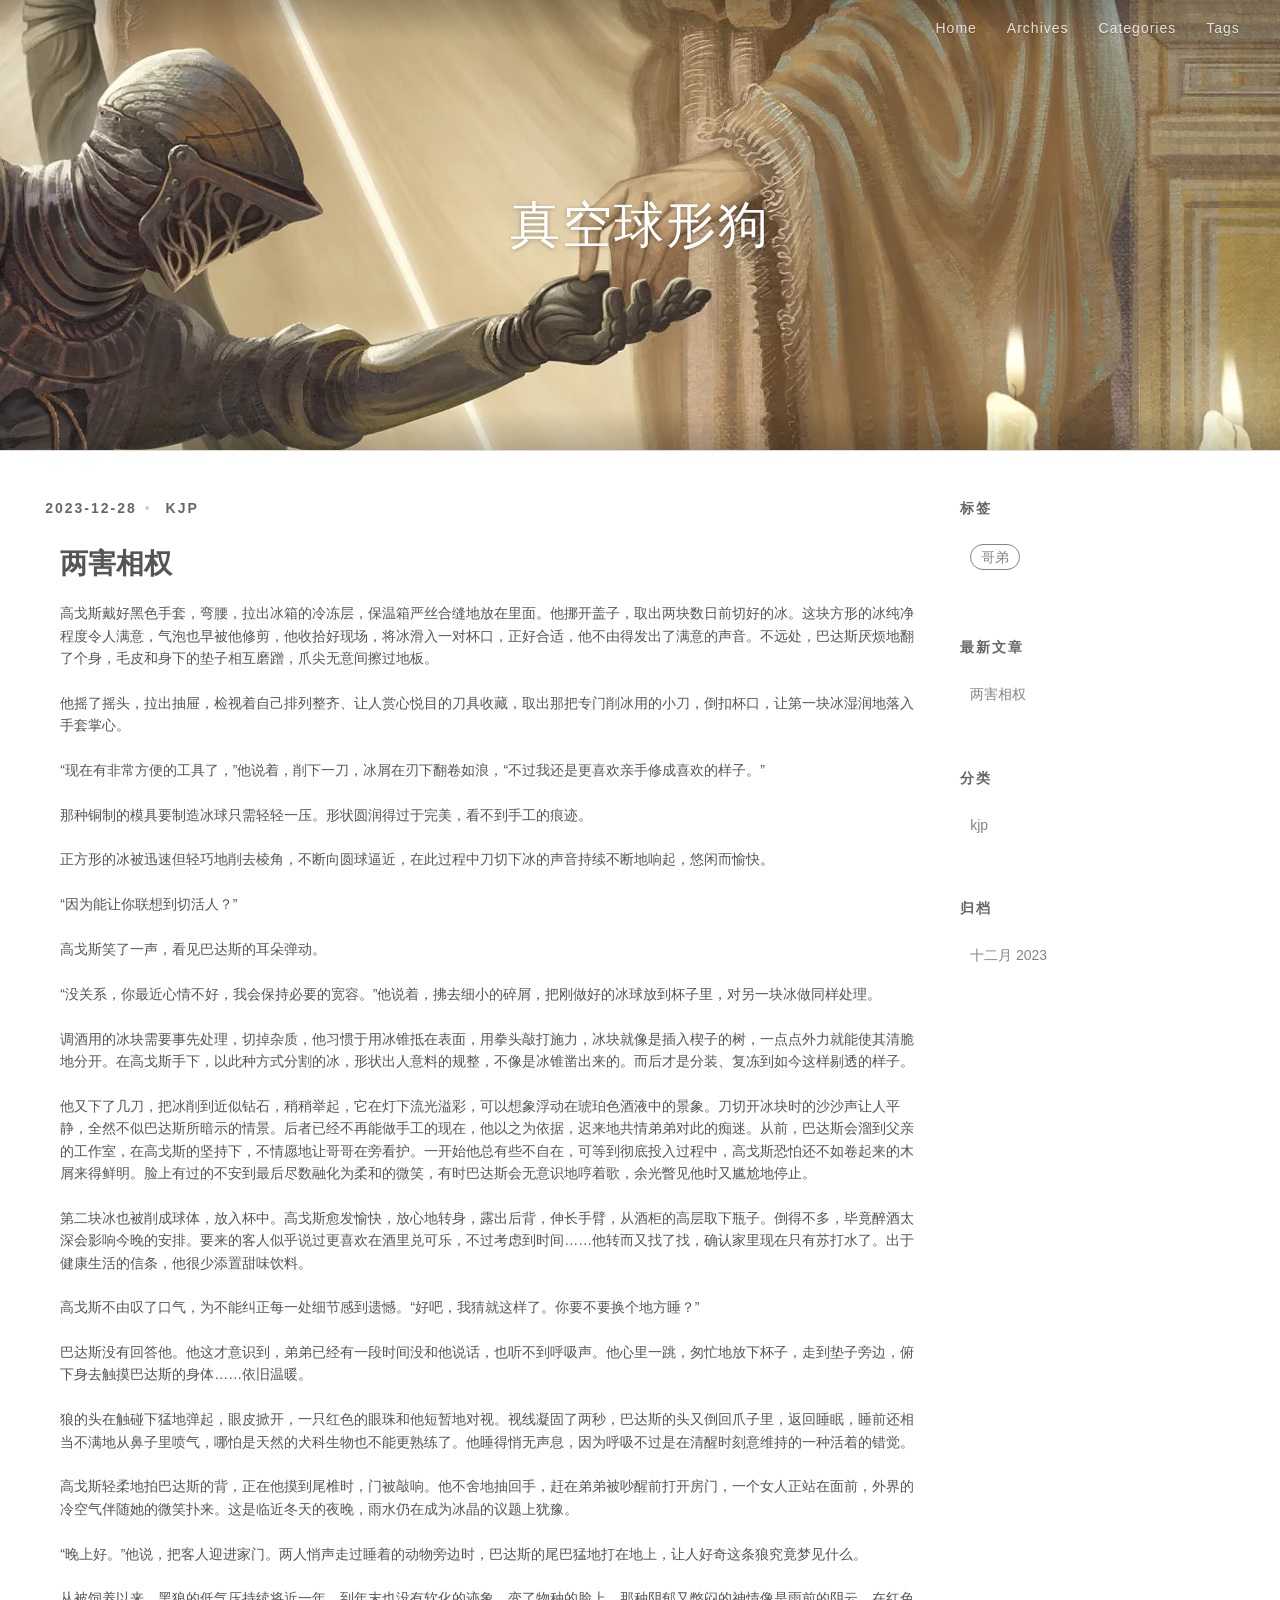
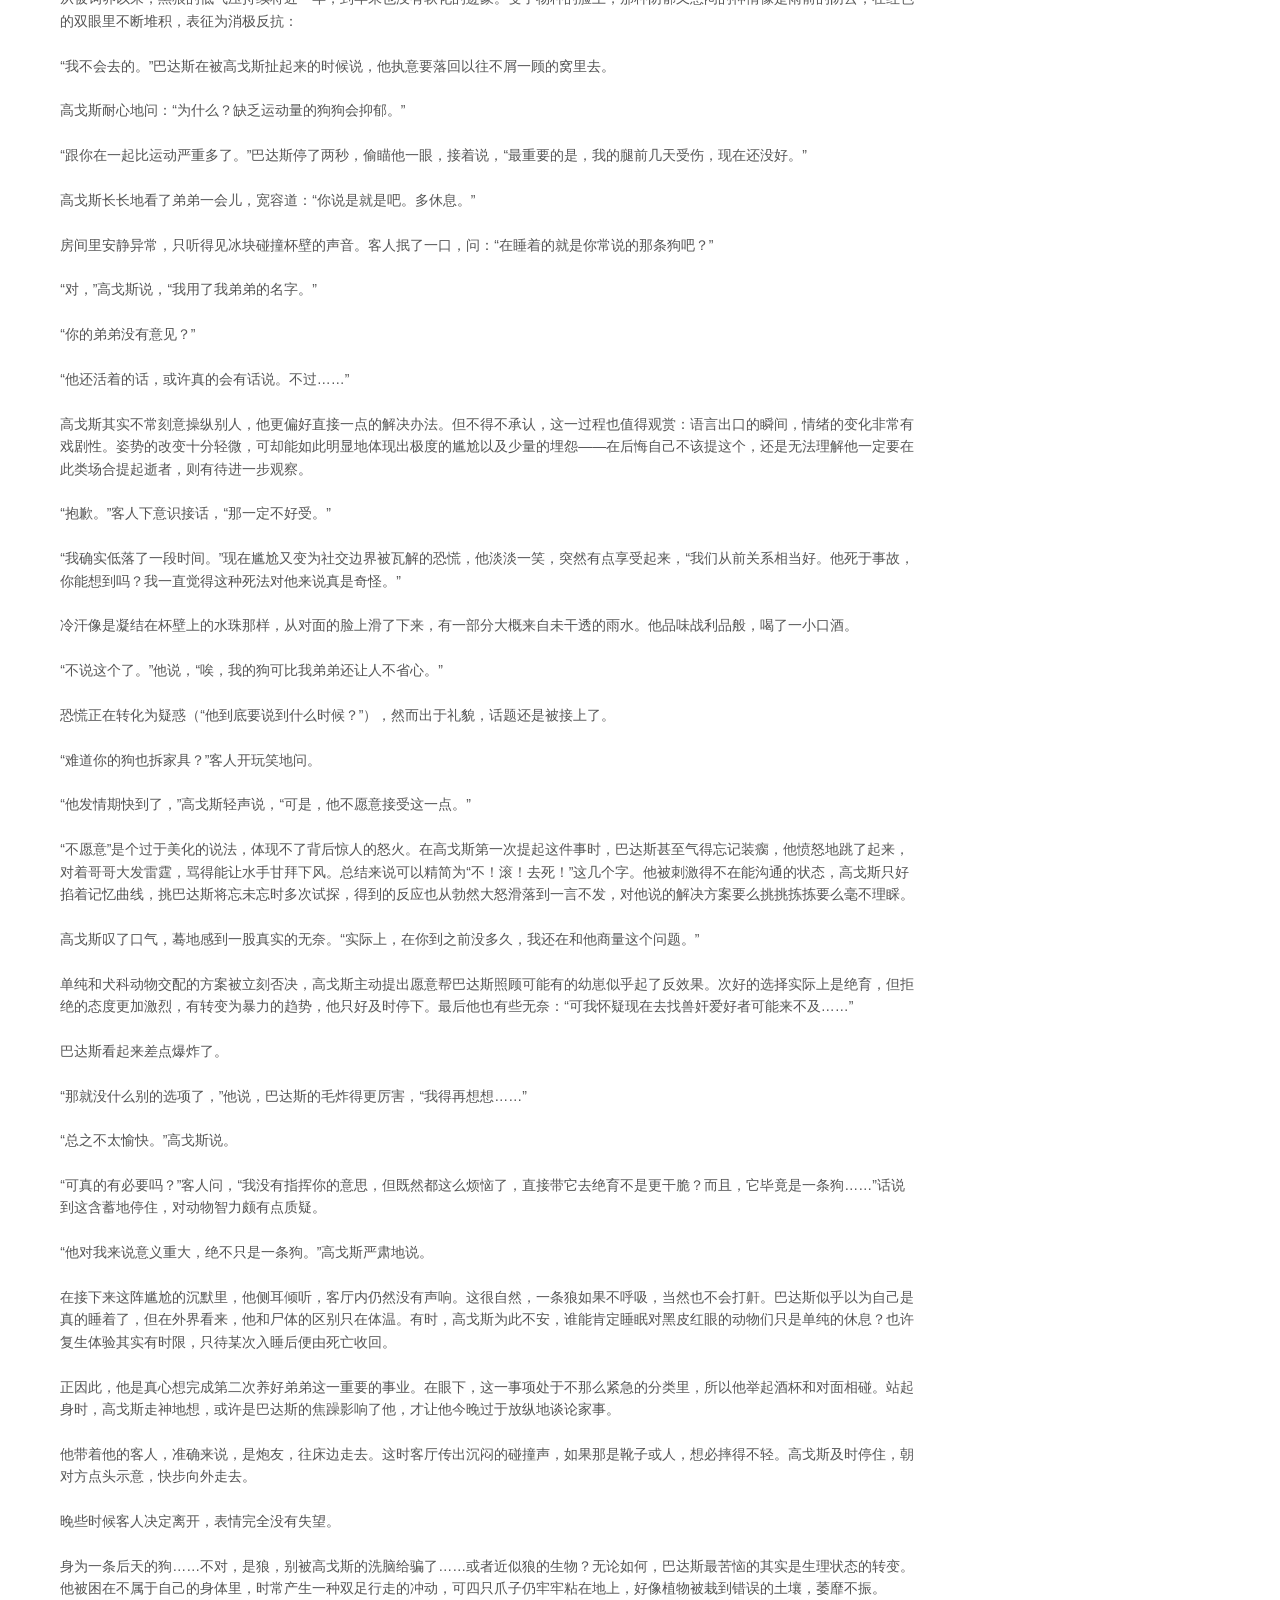
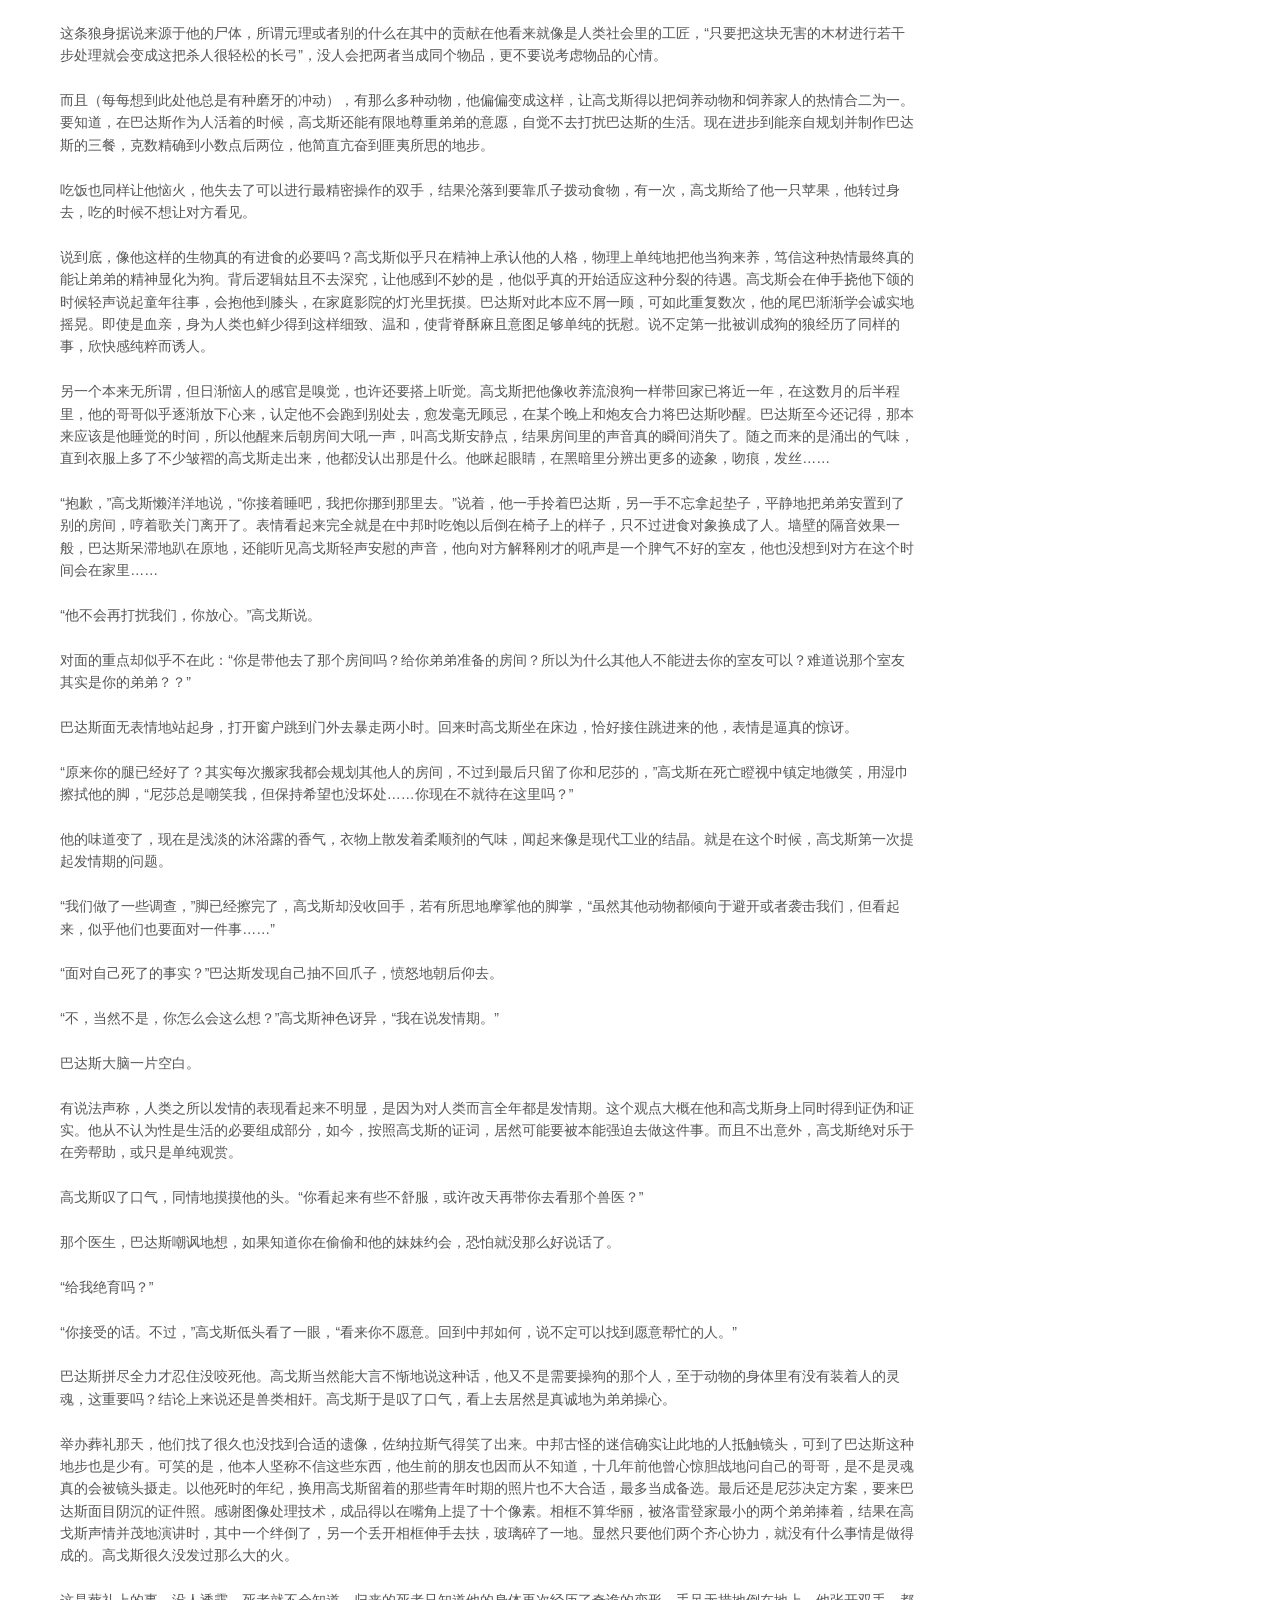
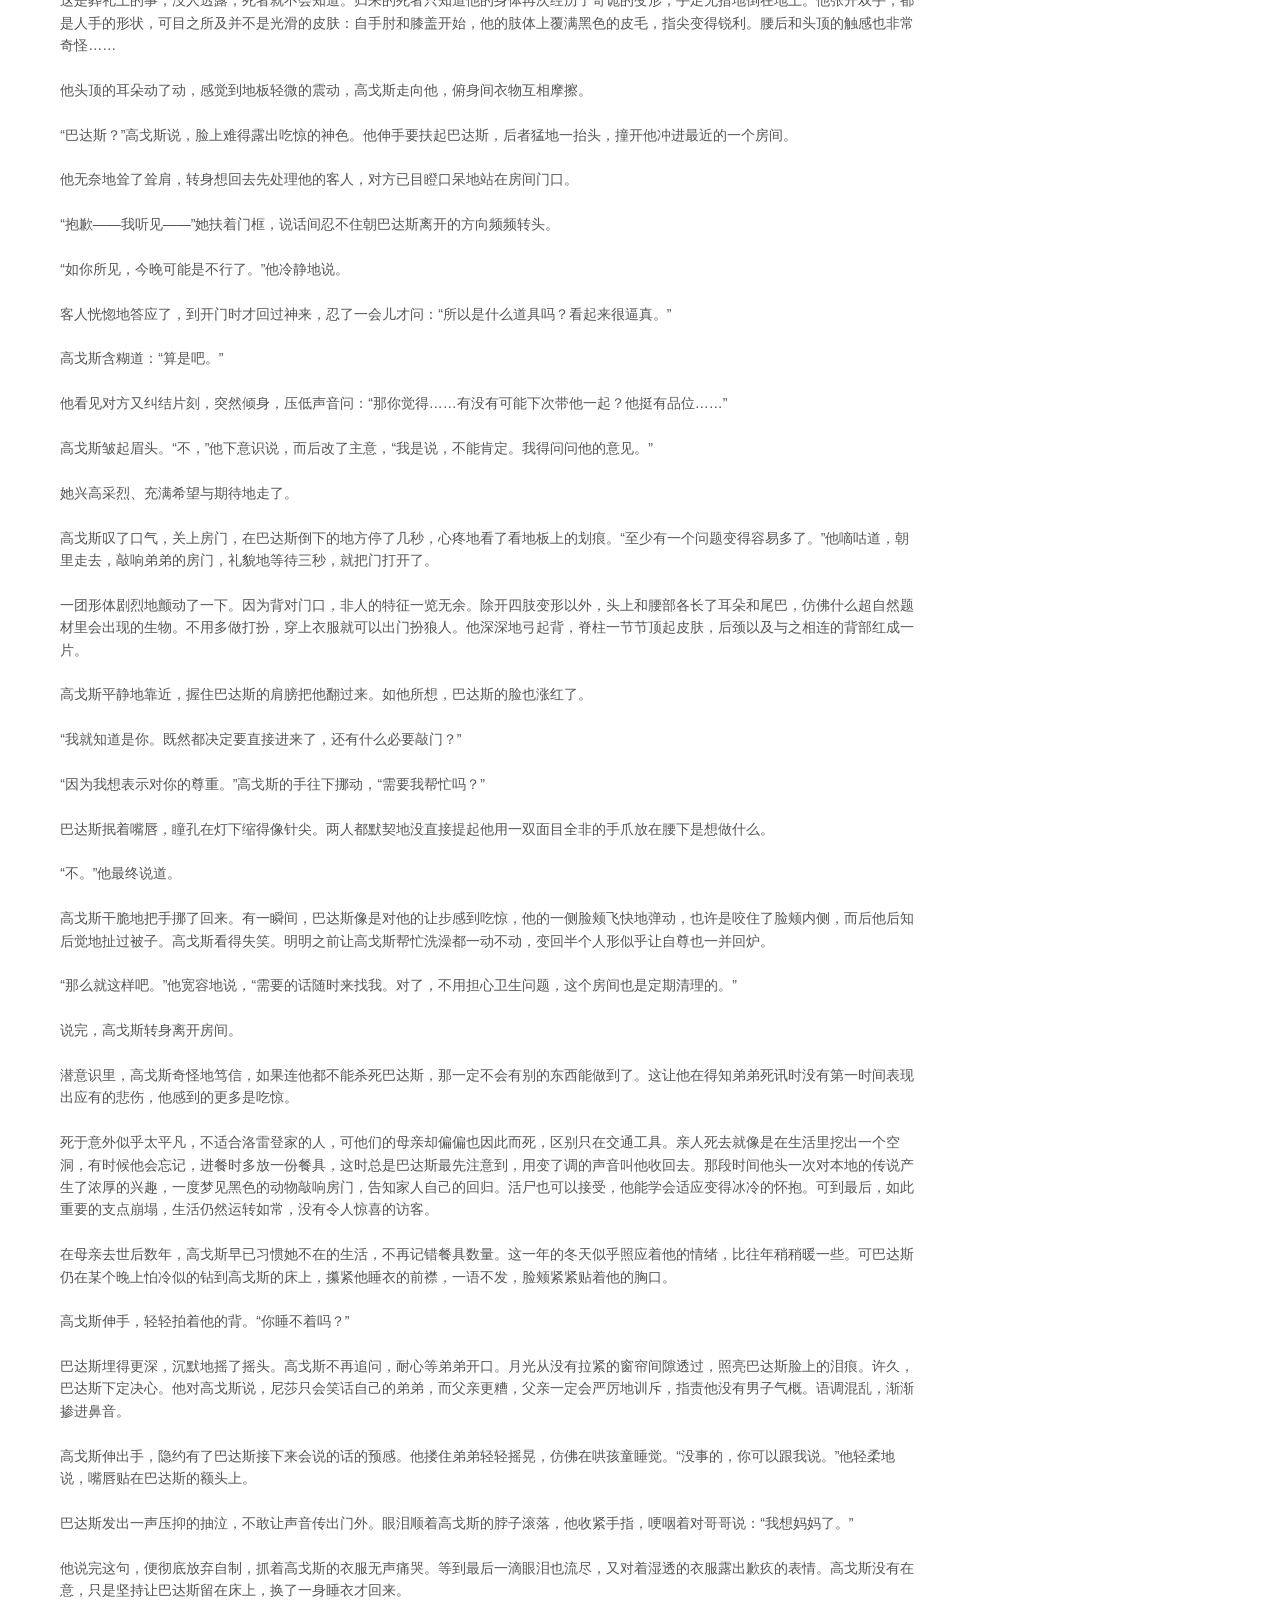
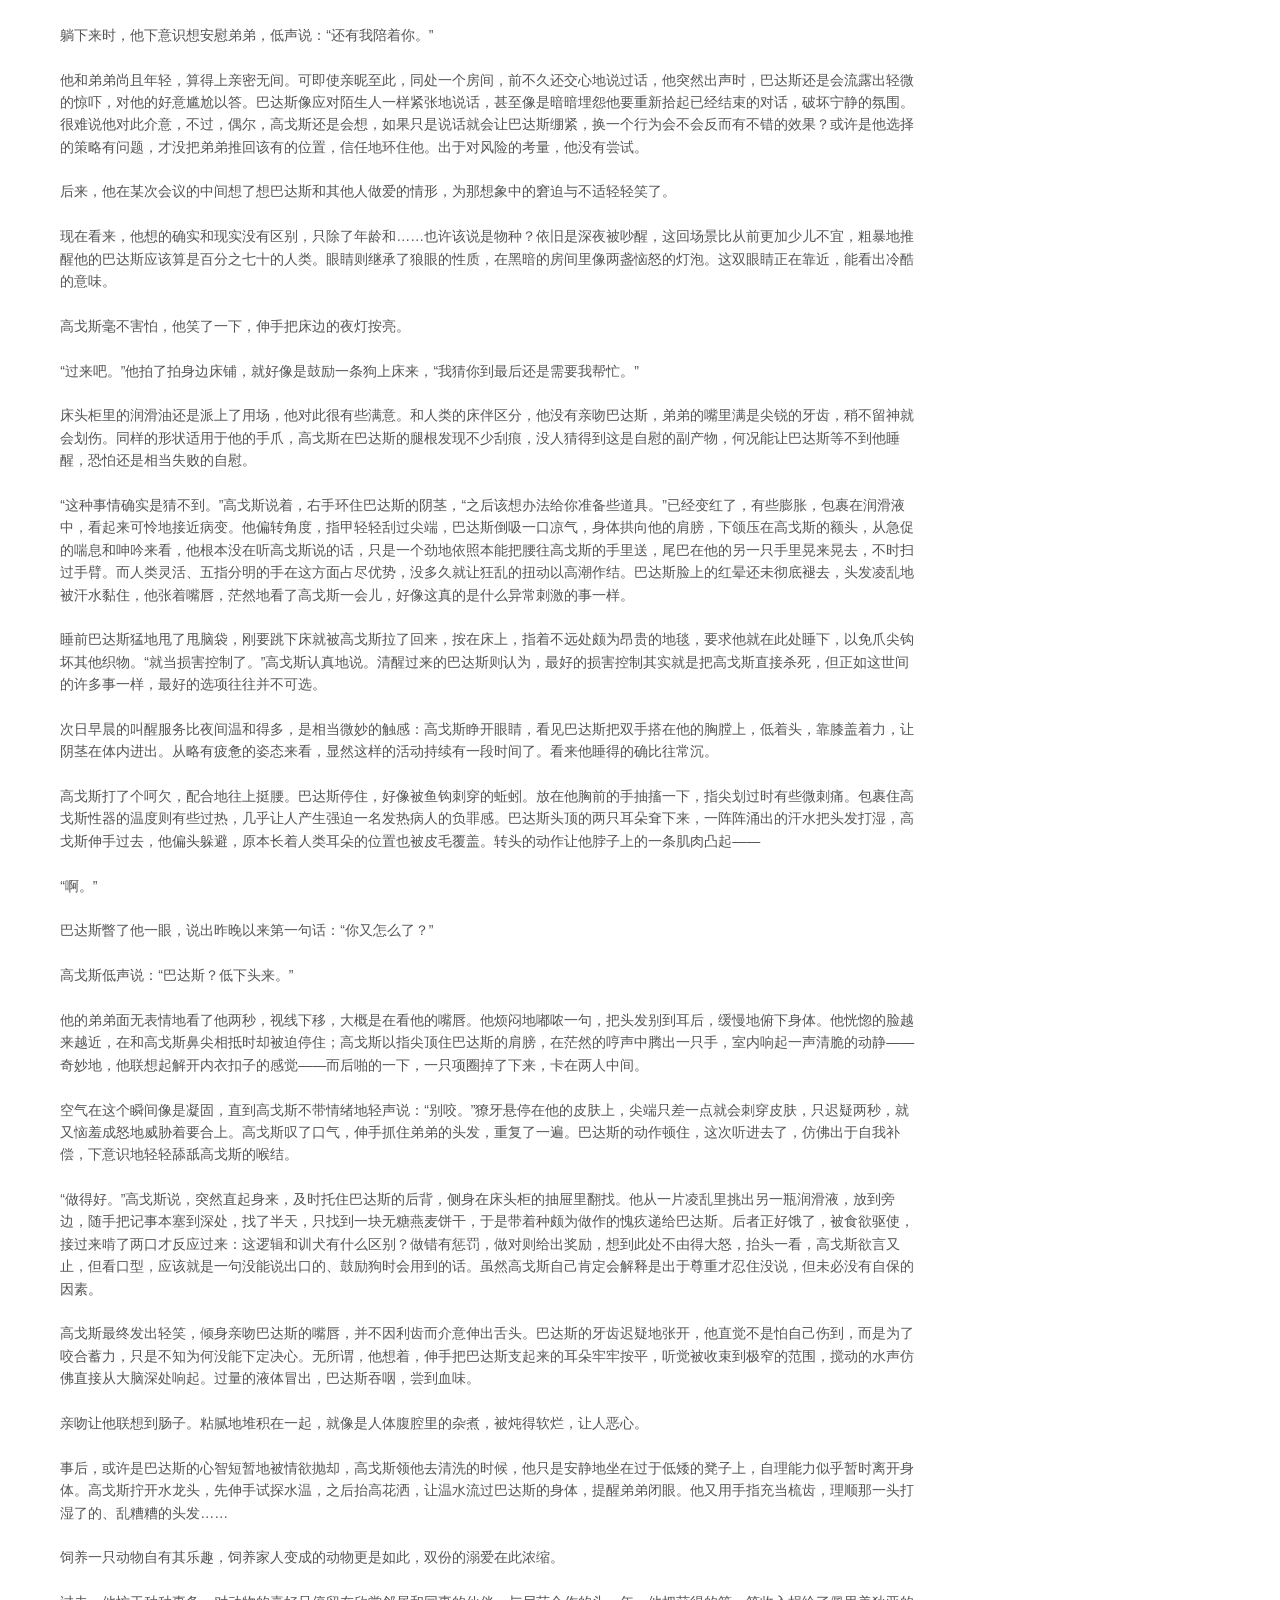
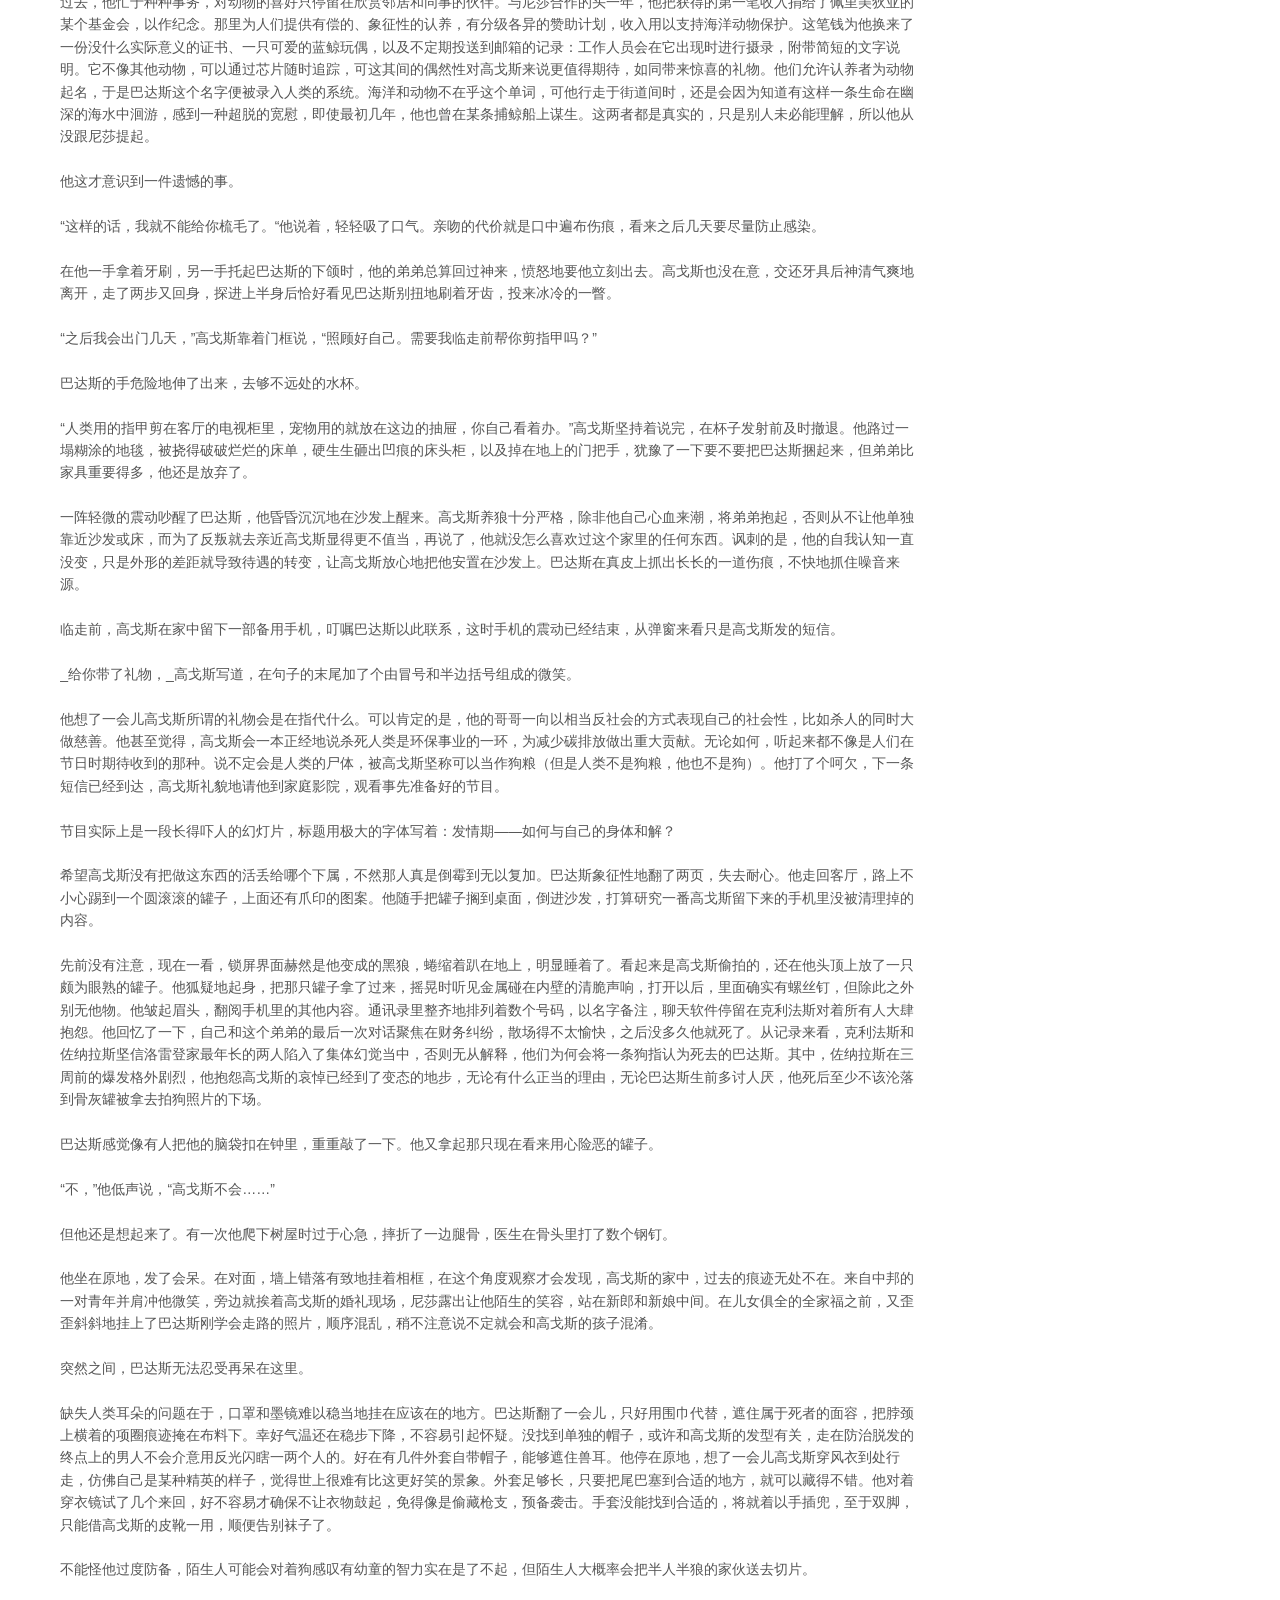
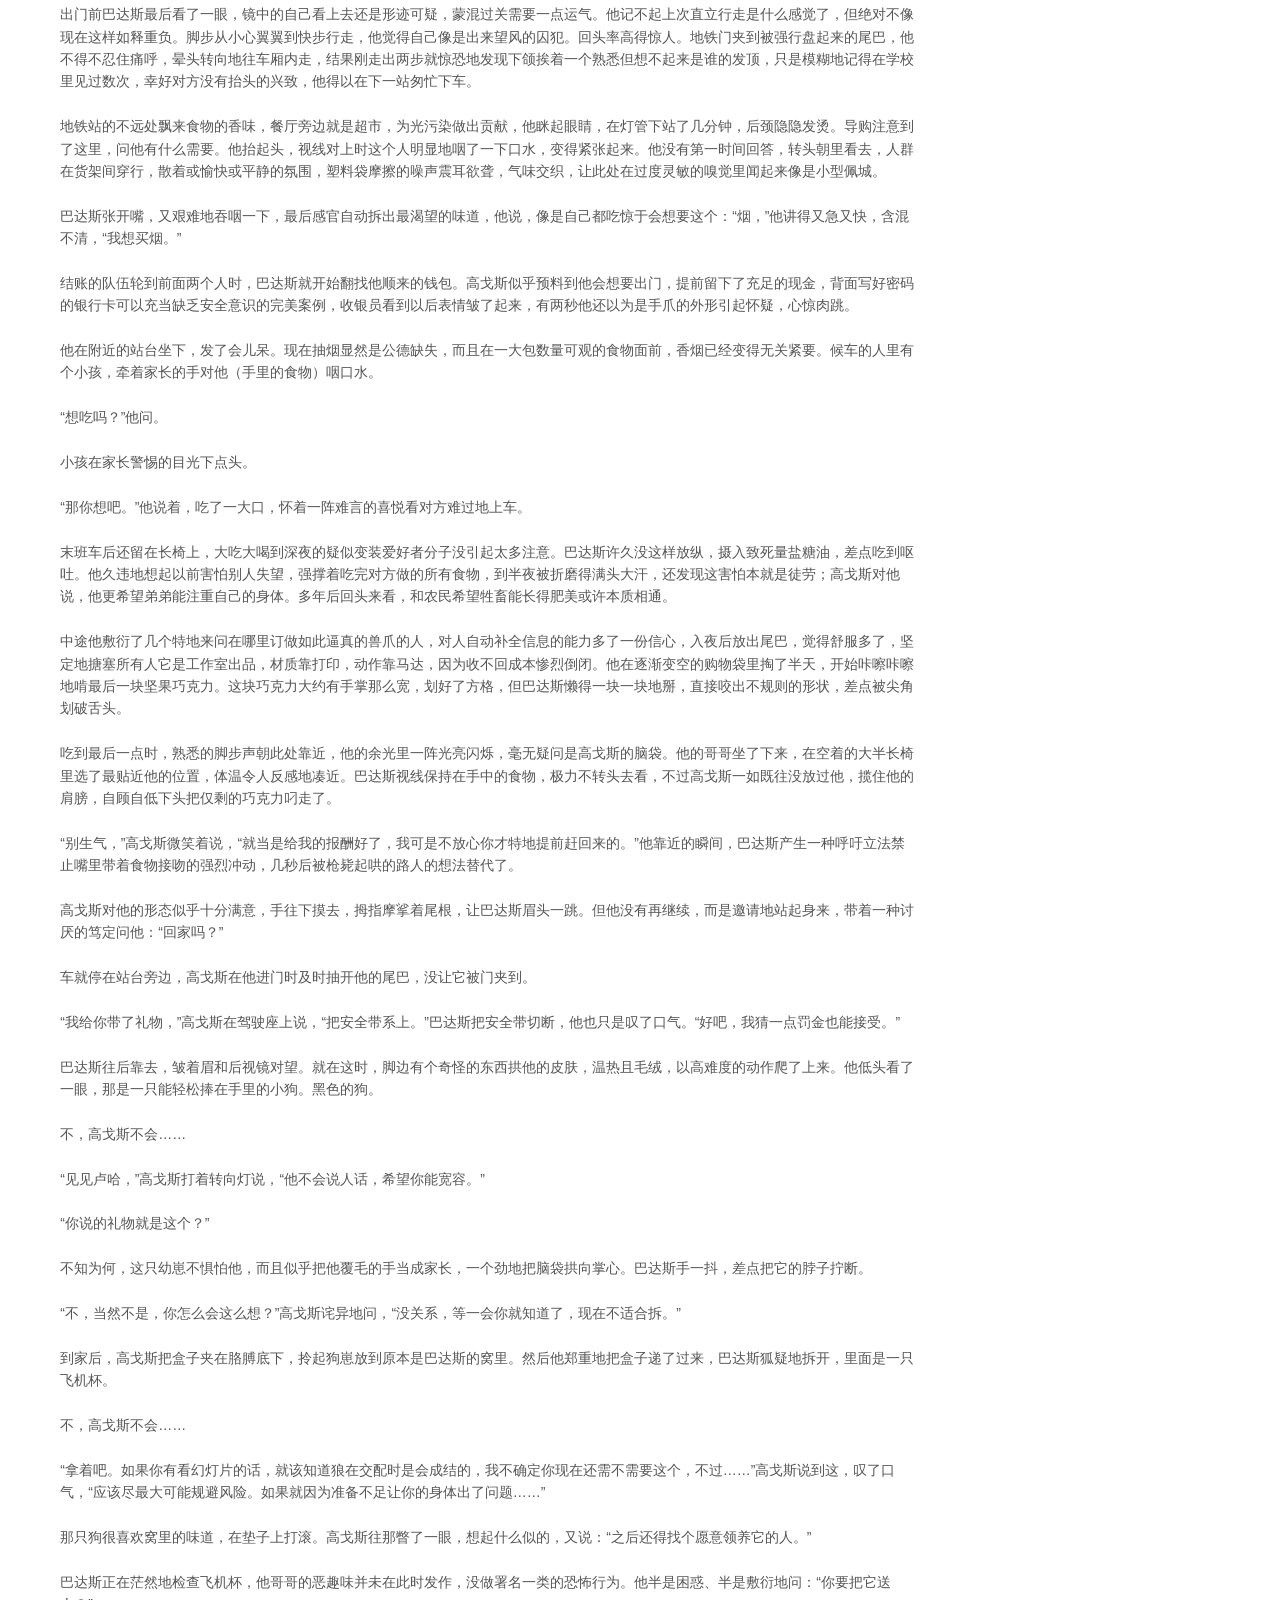
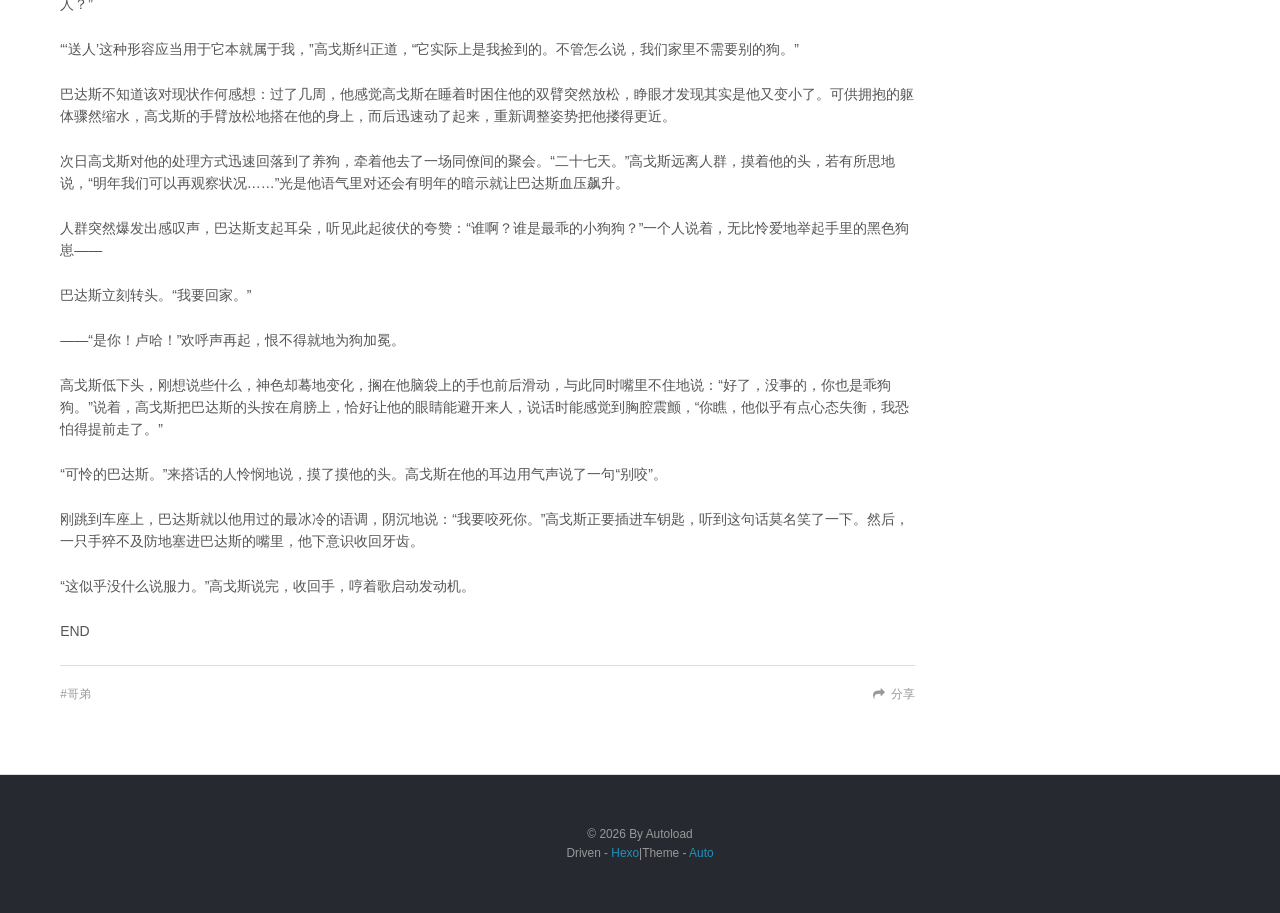
<file: index.html>
<!DOCTYPE html>
<html>
<head>
  <meta charset="utf-8">
  
  <title>真空球形狗</title>
  <meta name="viewport" content="width=device-width, initial-scale=1, shrink-to-fit=no">
  
    <link rel="shortcut icon" href="/favicon.png">
  
  
<link rel="stylesheet" href="/css/style.css">

<meta name="generator" content="Hexo 8.1.1"></head>

<body>
  <div id="container">
    <div id="wrap">
      <header id="header">
  <div id="banner"></div>
  <div id="header-outer" class="outer">
    <div id="header-title" class="inner">
      <h1 id="logo-wrap">
        <a href="/" id="logo">真空球形狗</a>
      </h1>
      
    </div>
    <div id="header-inner" class="inner">
      <nav id="main-nav">
        <a id="main-nav-toggle" class="nav-icon"></a>
        
          <a class="main-nav-link" href="/">Home</a>
        
          <a class="main-nav-link" href="/archives">Archives</a>
        
          <a class="main-nav-link" href="/categories">Categories</a>
        
          <a class="main-nav-link" href="/tags">Tags</a>
        
      </nav>
    </div>
  </div>
</header>

      <div class="outer">
        <section id="main">
  
    <article id="post-evilforevil" class="h-entry article article-type-post" itemprop="blogPost" itemscope itemtype="https://schema.org/BlogPosting">
  <div class="article-meta">
    <a href="/2023/12/28/evilforevil/" class="article-date">
  <time class="dt-published" datetime="2023-12-27T15:00:00.000Z" itemprop="datePublished">2023-12-28</time>
</a>
    
  <div class="article-category">
    <a class="article-category-link" href="/categories/kjp/">kjp</a>
  </div>

  </div>
  <div class="article-inner">
    
    
      <header class="article-header">
        
  
    <h1 itemprop="name">
      <a class="p-name article-title" href="/2023/12/28/evilforevil/">两害相权</a>
    </h1>
  

      </header>
    
    <div class="e-content article-entry" itemprop="articleBody">
      
        <p>高戈斯戴好黑色手套，弯腰，拉出冰箱的冷冻层，保温箱严丝合缝地放在里面。他挪开盖子，取出两块数日前切好的冰。这块方形的冰纯净程度令人满意，气泡也早被他修剪，他收拾好现场，将冰滑入一对杯口，正好合适，他不由得发出了满意的声音。不远处，巴达斯厌烦地翻了个身，毛皮和身下的垫子相互磨蹭，爪尖无意间擦过地板。</p>
<p>他摇了摇头，拉出抽屉，检视着自己排列整齐、让人赏心悦目的刀具收藏，取出那把专门削冰用的小刀，倒扣杯口，让第一块冰湿润地落入手套掌心。</p>
<p>“现在有非常方便的工具了，”他说着，削下一刀，冰屑在刃下翻卷如浪，“不过我还是更喜欢亲手修成喜欢的样子。”</p>
<p>那种铜制的模具要制造冰球只需轻轻一压。形状圆润得过于完美，看不到手工的痕迹。</p>
<p>正方形的冰被迅速但轻巧地削去棱角，不断向圆球逼近，在此过程中刀切下冰的声音持续不断地响起，悠闲而愉快。</p>
<p>“因为能让你联想到切活人？”</p>
<p>高戈斯笑了一声，看见巴达斯的耳朵弹动。</p>
<p>“没关系，你最近心情不好，我会保持必要的宽容。”他说着，拂去细小的碎屑，把刚做好的冰球放到杯子里，对另一块冰做同样处理。</p>
<p>调酒用的冰块需要事先处理，切掉杂质，他习惯于用冰锥抵在表面，用拳头敲打施力，冰块就像是插入楔子的树，一点点外力就能使其清脆地分开。在高戈斯手下，以此种方式分割的冰，形状出人意料的规整，不像是冰锥凿出来的。而后才是分装、复冻到如今这样剔透的样子。</p>
<p>他又下了几刀，把冰削到近似钻石，稍稍举起，它在灯下流光溢彩，可以想象浮动在琥珀色酒液中的景象。刀切开冰块时的沙沙声让人平静，全然不似巴达斯所暗示的情景。后者已经不再能做手工的现在，他以之为依据，迟来地共情弟弟对此的痴迷。从前，巴达斯会溜到父亲的工作室，在高戈斯的坚持下，不情愿地让哥哥在旁看护。一开始他总有些不自在，可等到彻底投入过程中，高戈斯恐怕还不如卷起来的木屑来得鲜明。脸上有过的不安到最后尽数融化为柔和的微笑，有时巴达斯会无意识地哼着歌，余光瞥见他时又尴尬地停止。</p>
<p>第二块冰也被削成球体，放入杯中。高戈斯愈发愉快，放心地转身，露出后背，伸长手臂，从酒柜的高层取下瓶子。倒得不多，毕竟醉酒太深会影响今晚的安排。要来的客人似乎说过更喜欢在酒里兑可乐，不过考虑到时间……他转而又找了找，确认家里现在只有苏打水了。出于健康生活的信条，他很少添置甜味饮料。</p>
<p>高戈斯不由叹了口气，为不能纠正每一处细节感到遗憾。“好吧，我猜就这样了。你要不要换个地方睡？”</p>
<p>巴达斯没有回答他。他这才意识到，弟弟已经有一段时间没和他说话，也听不到呼吸声。他心里一跳，匆忙地放下杯子，走到垫子旁边，俯下身去触摸巴达斯的身体……依旧温暖。</p>
<p>狼的头在触碰下猛地弹起，眼皮掀开，一只红色的眼珠和他短暂地对视。视线凝固了两秒，巴达斯的头又倒回爪子里，返回睡眠，睡前还相当不满地从鼻子里喷气，哪怕是天然的犬科生物也不能更熟练了。他睡得悄无声息，因为呼吸不过是在清醒时刻意维持的一种活着的错觉。</p>
<p>高戈斯轻柔地拍巴达斯的背，正在他摸到尾椎时，门被敲响。他不舍地抽回手，赶在弟弟被吵醒前打开房门，一个女人正站在面前，外界的冷空气伴随她的微笑扑来。这是临近冬天的夜晚，雨水仍在成为冰晶的议题上犹豫。</p>
<p>“晚上好。”他说，把客人迎进家门。两人悄声走过睡着的动物旁边时，巴达斯的尾巴猛地打在地上，让人好奇这条狼究竟梦见什么。</p>
<p>从被饲养以来，黑狼的低气压持续将近一年，到年末也没有软化的迹象。变了物种的脸上，那种阴郁又憋闷的神情像是雨前的阴云，在红色的双眼里不断堆积，表征为消极反抗：</p>
<p>“我不会去的。”巴达斯在被高戈斯扯起来的时候说，他执意要落回以往不屑一顾的窝里去。</p>
<p>高戈斯耐心地问：“为什么？缺乏运动量的狗狗会抑郁。”</p>
<p>“跟你在一起比运动严重多了。”巴达斯停了两秒，偷瞄他一眼，接着说，“最重要的是，我的腿前几天受伤，现在还没好。”</p>
<p>高戈斯长长地看了弟弟一会儿，宽容道：“你说是就是吧。多休息。”</p>
<p>房间里安静异常，只听得见冰块碰撞杯壁的声音。客人抿了一口，问：“在睡着的就是你常说的那条狗吧？”</p>
<p>“对，”高戈斯说，“我用了我弟弟的名字。”</p>
<p>“你的弟弟没有意见？”</p>
<p>“他还活着的话，或许真的会有话说。不过……”</p>
<p>高戈斯其实不常刻意操纵别人，他更偏好直接一点的解决办法。但不得不承认，这一过程也值得观赏：语言出口的瞬间，情绪的变化非常有戏剧性。姿势的改变十分轻微，可却能如此明显地体现出极度的尴尬以及少量的埋怨——在后悔自己不该提这个，还是无法理解他一定要在此类场合提起逝者，则有待进一步观察。</p>
<p>“抱歉。”客人下意识接话，“那一定不好受。”</p>
<p>“我确实低落了一段时间。”现在尴尬又变为社交边界被瓦解的恐慌，他淡淡一笑，突然有点享受起来，“我们从前关系相当好。他死于事故，你能想到吗？我一直觉得这种死法对他来说真是奇怪。”</p>
<p>冷汗像是凝结在杯壁上的水珠那样，从对面的脸上滑了下来，有一部分大概来自未干透的雨水。他品味战利品般，喝了一小口酒。</p>
<p>“不说这个了。”他说，“唉，我的狗可比我弟弟还让人不省心。”</p>
<p>恐慌正在转化为疑惑（“他到底要说到什么时候？”），然而出于礼貌，话题还是被接上了。</p>
<p>“难道你的狗也拆家具？”客人开玩笑地问。</p>
<p>“他发情期快到了，”高戈斯轻声说，“可是，他不愿意接受这一点。”</p>
<p>“不愿意”是个过于美化的说法，体现不了背后惊人的怒火。在高戈斯第一次提起这件事时，巴达斯甚至气得忘记装瘸，他愤怒地跳了起来，对着哥哥大发雷霆，骂得能让水手甘拜下风。总结来说可以精简为“不！滚！去死！”这几个字。他被刺激得不在能沟通的状态，高戈斯只好掐着记忆曲线，挑巴达斯将忘未忘时多次试探，得到的反应也从勃然大怒滑落到一言不发，对他说的解决方案要么挑挑拣拣要么毫不理睬。</p>
<p>高戈斯叹了口气，蓦地感到一股真实的无奈。“实际上，在你到之前没多久，我还在和他商量这个问题。”</p>
<p>单纯和犬科动物交配的方案被立刻否决，高戈斯主动提出愿意帮巴达斯照顾可能有的幼崽似乎起了反效果。次好的选择实际上是绝育，但拒绝的态度更加激烈，有转变为暴力的趋势，他只好及时停下。最后他也有些无奈：“可我怀疑现在去找兽奸爱好者可能来不及……”</p>
<p>巴达斯看起来差点爆炸了。</p>
<p>“那就没什么别的选项了，”他说，巴达斯的毛炸得更厉害，“我得再想想……”</p>
<p>“总之不太愉快。”高戈斯说。</p>
<p>“可真的有必要吗？”客人问，“我没有指挥你的意思，但既然都这么烦恼了，直接带它去绝育不是更干脆？而且，它毕竟是一条狗……”话说到这含蓄地停住，对动物智力颇有点质疑。</p>
<p>“他对我来说意义重大，绝不只是一条狗。”高戈斯严肃地说。</p>
<p>在接下来这阵尴尬的沉默里，他侧耳倾听，客厅内仍然没有声响。这很自然，一条狼如果不呼吸，当然也不会打鼾。巴达斯似乎以为自己是真的睡着了，但在外界看来，他和尸体的区别只在体温。有时，高戈斯为此不安，谁能肯定睡眠对黑皮红眼的动物们只是单纯的休息？也许复生体验其实有时限，只待某次入睡后便由死亡收回。</p>
<p>正因此，他是真心想完成第二次养好弟弟这一重要的事业。在眼下，这一事项处于不那么紧急的分类里，所以他举起酒杯和对面相碰。站起身时，高戈斯走神地想，或许是巴达斯的焦躁影响了他，才让他今晚过于放纵地谈论家事。</p>
<p>他带着他的客人，准确来说，是炮友，往床边走去。这时客厅传出沉闷的碰撞声，如果那是靴子或人，想必摔得不轻。高戈斯及时停住，朝对方点头示意，快步向外走去。</p>
<p>晚些时候客人决定离开，表情完全没有失望。</p>
<p>身为一条后天的狗……不对，是狼，别被高戈斯的洗脑给骗了……或者近似狼的生物？无论如何，巴达斯最苦恼的其实是生理状态的转变。他被困在不属于自己的身体里，时常产生一种双足行走的冲动，可四只爪子仍牢牢粘在地上，好像植物被栽到错误的土壤，萎靡不振。</p>
<p>这条狼身据说来源于他的尸体，所谓元理或者别的什么在其中的贡献在他看来就像是人类社会里的工匠，“只要把这块无害的木材进行若干步处理就会变成这把杀人很轻松的长弓”，没人会把两者当成同个物品，更不要说考虑物品的心情。</p>
<p>而且（每每想到此处他总是有种磨牙的冲动），有那么多种动物，他偏偏变成这样，让高戈斯得以把饲养动物和饲养家人的热情合二为一。要知道，在巴达斯作为人活着的时候，高戈斯还能有限地尊重弟弟的意愿，自觉不去打扰巴达斯的生活。现在进步到能亲自规划并制作巴达斯的三餐，克数精确到小数点后两位，他简直亢奋到匪夷所思的地步。</p>
<p>吃饭也同样让他恼火，他失去了可以进行最精密操作的双手，结果沦落到要靠爪子拨动食物，有一次，高戈斯给了他一只苹果，他转过身去，吃的时候不想让对方看见。</p>
<p>说到底，像他这样的生物真的有进食的必要吗？高戈斯似乎只在精神上承认他的人格，物理上单纯地把他当狗来养，笃信这种热情最终真的能让弟弟的精神显化为狗。背后逻辑姑且不去深究，让他感到不妙的是，他似乎真的开始适应这种分裂的待遇。高戈斯会在伸手挠他下颌的时候轻声说起童年往事，会抱他到膝头，在家庭影院的灯光里抚摸。巴达斯对此本应不屑一顾，可如此重复数次，他的尾巴渐渐学会诚实地摇晃。即使是血亲，身为人类也鲜少得到这样细致、温和，使背脊酥麻且意图足够单纯的抚慰。说不定第一批被训成狗的狼经历了同样的事，欣快感纯粹而诱人。</p>
<p>另一个本来无所谓，但日渐恼人的感官是嗅觉，也许还要搭上听觉。高戈斯把他像收养流浪狗一样带回家已将近一年，在这数月的后半程里，他的哥哥似乎逐渐放下心来，认定他不会跑到别处去，愈发毫无顾忌，在某个晚上和炮友合力将巴达斯吵醒。巴达斯至今还记得，那本来应该是他睡觉的时间，所以他醒来后朝房间大吼一声，叫高戈斯安静点，结果房间里的声音真的瞬间消失了。随之而来的是涌出的气味，直到衣服上多了不少皱褶的高戈斯走出来，他都没认出那是什么。他眯起眼睛，在黑暗里分辨出更多的迹象，吻痕，发丝……</p>
<p>“抱歉，”高戈斯懒洋洋地说，“你接着睡吧，我把你挪到那里去。”说着，他一手拎着巴达斯，另一手不忘拿起垫子，平静地把弟弟安置到了别的房间，哼着歌关门离开了。表情看起来完全就是在中邦时吃饱以后倒在椅子上的样子，只不过进食对象换成了人。墙壁的隔音效果一般，巴达斯呆滞地趴在原地，还能听见高戈斯轻声安慰的声音，他向对方解释刚才的吼声是一个脾气不好的室友，他也没想到对方在这个时间会在家里……</p>
<p>“他不会再打扰我们，你放心。”高戈斯说。</p>
<p>对面的重点却似乎不在此：“你是带他去了那个房间吗？给你弟弟准备的房间？所以为什么其他人不能进去你的室友可以？难道说那个室友其实是你的弟弟？？”</p>
<p>巴达斯面无表情地站起身，打开窗户跳到门外去暴走两小时。回来时高戈斯坐在床边，恰好接住跳进来的他，表情是逼真的惊讶。</p>
<p>“原来你的腿已经好了？其实每次搬家我都会规划其他人的房间，不过到最后只留了你和尼莎的，”高戈斯在死亡瞪视中镇定地微笑，用湿巾擦拭他的脚，“尼莎总是嘲笑我，但保持希望也没坏处……你现在不就待在这里吗？”</p>
<p>他的味道变了，现在是浅淡的沐浴露的香气，衣物上散发着柔顺剂的气味，闻起来像是现代工业的结晶。就是在这个时候，高戈斯第一次提起发情期的问题。</p>
<p>“我们做了一些调查，”脚已经擦完了，高戈斯却没收回手，若有所思地摩挲他的脚掌，“虽然其他动物都倾向于避开或者袭击我们，但看起来，似乎他们也要面对一件事……”</p>
<p>“面对自己死了的事实？”巴达斯发现自己抽不回爪子，愤怒地朝后仰去。</p>
<p>“不，当然不是，你怎么会这么想？”高戈斯神色讶异，“我在说发情期。”</p>
<p>巴达斯大脑一片空白。</p>
<p>有说法声称，人类之所以发情的表现看起来不明显，是因为对人类而言全年都是发情期。这个观点大概在他和高戈斯身上同时得到证伪和证实。他从不认为性是生活的必要组成部分，如今，按照高戈斯的证词，居然可能要被本能强迫去做这件事。而且不出意外，高戈斯绝对乐于在旁帮助，或只是单纯观赏。</p>
<p>高戈斯叹了口气，同情地摸摸他的头。“你看起来有些不舒服，或许改天再带你去看那个兽医？”</p>
<p>那个医生，巴达斯嘲讽地想，如果知道你在偷偷和他的妹妹约会，恐怕就没那么好说话了。</p>
<p>“给我绝育吗？”</p>
<p>“你接受的话。不过，”高戈斯低头看了一眼，“看来你不愿意。回到中邦如何，说不定可以找到愿意帮忙的人。”</p>
<p>巴达斯拼尽全力才忍住没咬死他。高戈斯当然能大言不惭地说这种话，他又不是需要操狗的那个人，至于动物的身体里有没有装着人的灵魂，这重要吗？结论上来说还是兽类相奸。高戈斯于是叹了口气，看上去居然是真诚地为弟弟操心。</p>
<p>举办葬礼那天，他们找了很久也没找到合适的遗像，佐纳拉斯气得笑了出来。中邦古怪的迷信确实让此地的人抵触镜头，可到了巴达斯这种地步也是少有。可笑的是，他本人坚称不信这些东西，他生前的朋友也因而从不知道，十几年前他曾心惊胆战地问自己的哥哥，是不是灵魂真的会被镜头摄走。以他死时的年纪，换用高戈斯留着的那些青年时期的照片也不大合适，最多当成备选。最后还是尼莎决定方案，要来巴达斯面目阴沉的证件照。感谢图像处理技术，成品得以在嘴角上提了十个像素。相框不算华丽，被洛雷登家最小的两个弟弟捧着，结果在高戈斯声情并茂地演讲时，其中一个绊倒了，另一个丢开相框伸手去扶，玻璃碎了一地。显然只要他们两个齐心协力，就没有什么事情是做得成的。高戈斯很久没发过那么大的火。</p>
<p>这是葬礼上的事，没人透露，死者就不会知道。归来的死者只知道他的身体再次经历了奇诡的变形，手足无措地倒在地上。他张开双手，都是人手的形状，可目之所及并不是光滑的皮肤：自手肘和膝盖开始，他的肢体上覆满黑色的皮毛，指尖变得锐利。腰后和头顶的触感也非常奇怪……</p>
<p>他头顶的耳朵动了动，感觉到地板轻微的震动，高戈斯走向他，俯身间衣物互相摩擦。</p>
<p>“巴达斯？”高戈斯说，脸上难得露出吃惊的神色。他伸手要扶起巴达斯，后者猛地一抬头，撞开他冲进最近的一个房间。</p>
<p>他无奈地耸了耸肩，转身想回去先处理他的客人，对方已目瞪口呆地站在房间门口。</p>
<p>“抱歉——我听见——”她扶着门框，说话间忍不住朝巴达斯离开的方向频频转头。</p>
<p>“如你所见，今晚可能是不行了。”他冷静地说。</p>
<p>客人恍惚地答应了，到开门时才回过神来，忍了一会儿才问：“所以是什么道具吗？看起来很逼真。”</p>
<p>高戈斯含糊道：“算是吧。”</p>
<p>他看见对方又纠结片刻，突然倾身，压低声音问：“那你觉得……有没有可能下次带他一起？他挺有品位……”</p>
<p>高戈斯皱起眉头。“不，”他下意识说，而后改了主意，“我是说，不能肯定。我得问问他的意见。”</p>
<p>她兴高采烈、充满希望与期待地走了。</p>
<p>高戈斯叹了口气，关上房门，在巴达斯倒下的地方停了几秒，心疼地看了看地板上的划痕。“至少有一个问题变得容易多了。”他嘀咕道，朝里走去，敲响弟弟的房门，礼貌地等待三秒，就把门打开了。</p>
<p>一团形体剧烈地颤动了一下。因为背对门口，非人的特征一览无余。除开四肢变形以外，头上和腰部各长了耳朵和尾巴，仿佛什么超自然题材里会出现的生物。不用多做打扮，穿上衣服就可以出门扮狼人。他深深地弓起背，脊柱一节节顶起皮肤，后颈以及与之相连的背部红成一片。</p>
<p>高戈斯平静地靠近，握住巴达斯的肩膀把他翻过来。如他所想，巴达斯的脸也涨红了。</p>
<p>“我就知道是你。既然都决定要直接进来了，还有什么必要敲门？”</p>
<p>“因为我想表示对你的尊重。”高戈斯的手往下挪动，“需要我帮忙吗？”</p>
<p>巴达斯抿着嘴唇，瞳孔在灯下缩得像针尖。两人都默契地没直接提起他用一双面目全非的手爪放在腰下是想做什么。</p>
<p>“不。”他最终说道。</p>
<p>高戈斯干脆地把手挪了回来。有一瞬间，巴达斯像是对他的让步感到吃惊，他的一侧脸颊飞快地弹动，也许是咬住了脸颊内侧，而后他后知后觉地扯过被子。高戈斯看得失笑。明明之前让高戈斯帮忙洗澡都一动不动，变回半个人形似乎让自尊也一并回炉。</p>
<p>“那么就这样吧。”他宽容地说，“需要的话随时来找我。对了，不用担心卫生问题，这个房间也是定期清理的。”</p>
<p>说完，高戈斯转身离开房间。</p>
<p>潜意识里，高戈斯奇怪地笃信，如果连他都不能杀死巴达斯，那一定不会有别的东西能做到了。这让他在得知弟弟死讯时没有第一时间表现出应有的悲伤，他感到的更多是吃惊。</p>
<p>死于意外似乎太平凡，不适合洛雷登家的人，可他们的母亲却偏偏也因此而死，区别只在交通工具。亲人死去就像是在生活里挖出一个空洞，有时候他会忘记，进餐时多放一份餐具，这时总是巴达斯最先注意到，用变了调的声音叫他收回去。那段时间他头一次对本地的传说产生了浓厚的兴趣，一度梦见黑色的动物敲响房门，告知家人自己的回归。活尸也可以接受，他能学会适应变得冰冷的怀抱。可到最后，如此重要的支点崩塌，生活仍然运转如常，没有令人惊喜的访客。</p>
<p>在母亲去世后数年，高戈斯早已习惯她不在的生活，不再记错餐具数量。这一年的冬天似乎照应着他的情绪，比往年稍稍暖一些。可巴达斯仍在某个晚上怕冷似的钻到高戈斯的床上，攥紧他睡衣的前襟，一语不发，脸颊紧紧贴着他的胸口。</p>
<p>高戈斯伸手，轻轻拍着他的背。“你睡不着吗？”</p>
<p>巴达斯埋得更深，沉默地摇了摇头。高戈斯不再追问，耐心等弟弟开口。月光从没有拉紧的窗帘间隙透过，照亮巴达斯脸上的泪痕。许久，巴达斯下定决心。他对高戈斯说，尼莎只会笑话自己的弟弟，而父亲更糟，父亲一定会严厉地训斥，指责他没有男子气概。语调混乱，渐渐掺进鼻音。</p>
<p>高戈斯伸出手，隐约有了巴达斯接下来会说的话的预感。他搂住弟弟轻轻摇晃，仿佛在哄孩童睡觉。“没事的，你可以跟我说。”他轻柔地说，嘴唇贴在巴达斯的额头上。</p>
<p>巴达斯发出一声压抑的抽泣，不敢让声音传出门外。眼泪顺着高戈斯的脖子滚落，他收紧手指，哽咽着对哥哥说：“我想妈妈了。”</p>
<p>他说完这句，便彻底放弃自制，抓着高戈斯的衣服无声痛哭。等到最后一滴眼泪也流尽，又对着湿透的衣服露出歉疚的表情。高戈斯没有在意，只是坚持让巴达斯留在床上，换了一身睡衣才回来。</p>
<p>躺下来时，他下意识想安慰弟弟，低声说：“还有我陪着你。”</p>
<p>他和弟弟尚且年轻，算得上亲密无间。可即使亲昵至此，同处一个房间，前不久还交心地说过话，他突然出声时，巴达斯还是会流露出轻微的惊吓，对他的好意尴尬以答。巴达斯像应对陌生人一样紧张地说话，甚至像是暗暗埋怨他要重新拾起已经结束的对话，破坏宁静的氛围。很难说他对此介意，不过，偶尔，高戈斯还是会想，如果只是说话就会让巴达斯绷紧，换一个行为会不会反而有不错的效果？或许是他选择的策略有问题，才没把弟弟推回该有的位置，信任地环住他。出于对风险的考量，他没有尝试。</p>
<p>后来，他在某次会议的中间想了想巴达斯和其他人做爱的情形，为那想象中的窘迫与不适轻轻笑了。</p>
<p>现在看来，他想的确实和现实没有区别，只除了年龄和……也许该说是物种？依旧是深夜被吵醒，这回场景比从前更加少儿不宜，粗暴地推醒他的巴达斯应该算是百分之七十的人类。眼睛则继承了狼眼的性质，在黑暗的房间里像两盏恼怒的灯泡。这双眼睛正在靠近，能看出冷酷的意味。</p>
<p>高戈斯毫不害怕，他笑了一下，伸手把床边的夜灯按亮。</p>
<p>“过来吧。”他拍了拍身边床铺，就好像是鼓励一条狗上床来，“我猜你到最后还是需要我帮忙。”</p>
<p>床头柜里的润滑油还是派上了用场，他对此很有些满意。和人类的床伴区分，他没有亲吻巴达斯，弟弟的嘴里满是尖锐的牙齿，稍不留神就会划伤。同样的形状适用于他的手爪，高戈斯在巴达斯的腿根发现不少刮痕，没人猜得到这是自慰的副产物，何况能让巴达斯等不到他睡醒，恐怕还是相当失败的自慰。</p>
<p>“这种事情确实是猜不到。”高戈斯说着，右手环住巴达斯的阴茎，“之后该想办法给你准备些道具。”已经变红了，有些膨胀，包裹在润滑液中，看起来可怜地接近病变。他偏转角度，指甲轻轻刮过尖端，巴达斯倒吸一口凉气，身体拱向他的肩膀，下颌压在高戈斯的额头，从急促的喘息和呻吟来看，他根本没在听高戈斯说的话，只是一个劲地依照本能把腰往高戈斯的手里送，尾巴在他的另一只手里晃来晃去，不时扫过手臂。而人类灵活、五指分明的手在这方面占尽优势，没多久就让狂乱的扭动以高潮作结。巴达斯脸上的红晕还未彻底褪去，头发凌乱地被汗水黏住，他张着嘴唇，茫然地看了高戈斯一会儿，好像这真的是什么异常刺激的事一样。</p>
<p>睡前巴达斯猛地甩了甩脑袋，刚要跳下床就被高戈斯拉了回来，按在床上，指着不远处颇为昂贵的地毯，要求他就在此处睡下，以免爪尖钩坏其他织物。“就当损害控制了。”高戈斯认真地说。清醒过来的巴达斯则认为，最好的损害控制其实就是把高戈斯直接杀死，但正如这世间的许多事一样，最好的选项往往并不可选。</p>
<p>次日早晨的叫醒服务比夜间温和得多，是相当微妙的触感：高戈斯睁开眼睛，看见巴达斯把双手搭在他的胸膛上，低着头，靠膝盖着力，让阴茎在体内进出。从略有疲惫的姿态来看，显然这样的活动持续有一段时间了。看来他睡得的确比往常沉。</p>
<p>高戈斯打了个呵欠，配合地往上挺腰。巴达斯停住，好像被鱼钩刺穿的蚯蚓。放在他胸前的手抽搐一下，指尖划过时有些微刺痛。包裹住高戈斯性器的温度则有些过热，几乎让人产生强迫一名发热病人的负罪感。巴达斯头顶的两只耳朵耷下来，一阵阵涌出的汗水把头发打湿，高戈斯伸手过去，他偏头躲避，原本长着人类耳朵的位置也被皮毛覆盖。转头的动作让他脖子上的一条肌肉凸起——</p>
<p>“啊。”</p>
<p>巴达斯瞥了他一眼，说出昨晚以来第一句话：“你又怎么了？”</p>
<p>高戈斯低声说：“巴达斯？低下头来。”</p>
<p>他的弟弟面无表情地看了他两秒，视线下移，大概是在看他的嘴唇。他烦闷地嘟哝一句，把头发别到耳后，缓慢地俯下身体。他恍惚的脸越来越近，在和高戈斯鼻尖相抵时却被迫停住；高戈斯以指尖顶住巴达斯的肩膀，在茫然的哼声中腾出一只手，室内响起一声清脆的动静——奇妙地，他联想起解开内衣扣子的感觉——而后啪的一下，一只项圈掉了下来，卡在两人中间。</p>
<p>空气在这个瞬间像是凝固，直到高戈斯不带情绪地轻声说：“别咬。”獠牙悬停在他的皮肤上，尖端只差一点就会刺穿皮肤，只迟疑两秒，就又恼羞成怒地威胁着要合上。高戈斯叹了口气，伸手抓住弟弟的头发，重复了一遍。巴达斯的动作顿住，这次听进去了，仿佛出于自我补偿，下意识地轻轻舔舐高戈斯的喉结。</p>
<p>“做得好。”高戈斯说，突然直起身来，及时托住巴达斯的后背，侧身在床头柜的抽屉里翻找。他从一片凌乱里挑出另一瓶润滑液，放到旁边，随手把记事本塞到深处，找了半天，只找到一块无糖燕麦饼干，于是带着种颇为做作的愧疚递给巴达斯。后者正好饿了，被食欲驱使，接过来啃了两口才反应过来：这逻辑和训犬有什么区别？做错有惩罚，做对则给出奖励，想到此处不由得大怒，抬头一看，高戈斯欲言又止，但看口型，应该就是一句没能说出口的、鼓励狗时会用到的话。虽然高戈斯自己肯定会解释是出于尊重才忍住没说，但未必没有自保的因素。</p>
<p>高戈斯最终发出轻笑，倾身亲吻巴达斯的嘴唇，并不因利齿而介意伸出舌头。巴达斯的牙齿迟疑地张开，他直觉不是怕自己伤到，而是为了咬合蓄力，只是不知为何没能下定决心。无所谓，他想着，伸手把巴达斯支起来的耳朵牢牢按平，听觉被收束到极窄的范围，搅动的水声仿佛直接从大脑深处响起。过量的液体冒出，巴达斯吞咽，尝到血味。</p>
<p>亲吻让他联想到肠子。粘腻地堆积在一起，就像是人体腹腔里的杂煮，被炖得软烂，让人恶心。</p>
<p>事后，或许是巴达斯的心智短暂地被情欲抛却，高戈斯领他去清洗的时候，他只是安静地坐在过于低矮的凳子上，自理能力似乎暂时离开身体。高戈斯拧开水龙头，先伸手试探水温，之后抬高花洒，让温水流过巴达斯的身体，提醒弟弟闭眼。他又用手指充当梳齿，理顺那一头打湿了的、乱糟糟的头发……</p>
<p>饲养一只动物自有其乐趣，饲养家人变成的动物更是如此，双份的溺爱在此浓缩。</p>
<p>过去，他忙于种种事务，对动物的喜好只停留在欣赏邻居和同事的伙伴。与尼莎合作的头一年，他把获得的第一笔收入捐给了佩里美狄亚的某个基金会，以作纪念。那里为人们提供有偿的、象征性的认养，有分级各异的赞助计划，收入用以支持海洋动物保护。这笔钱为他换来了一份没什么实际意义的证书、一只可爱的蓝鲸玩偶，以及不定期投送到邮箱的记录：工作人员会在它出现时进行摄录，附带简短的文字说明。它不像其他动物，可以通过芯片随时追踪，可这其间的偶然性对高戈斯来说更值得期待，如同带来惊喜的礼物。他们允许认养者为动物起名，于是巴达斯这个名字便被录入人类的系统。海洋和动物不在乎这个单词，可他行走于街道间时，还是会因为知道有这样一条生命在幽深的海水中洄游，感到一种超脱的宽慰，即使最初几年，他也曾在某条捕鲸船上谋生。这两者都是真实的，只是别人未必能理解，所以他从没跟尼莎提起。</p>
<p>他这才意识到一件遗憾的事。</p>
<p>“这样的话，我就不能给你梳毛了。“他说着，轻轻吸了口气。亲吻的代价就是口中遍布伤痕，看来之后几天要尽量防止感染。</p>
<p>在他一手拿着牙刷，另一手托起巴达斯的下颌时，他的弟弟总算回过神来，愤怒地要他立刻出去。高戈斯也没在意，交还牙具后神清气爽地离开，走了两步又回身，探进上半身后恰好看见巴达斯别扭地刷着牙齿，投来冰冷的一瞥。</p>
<p>“之后我会出门几天，”高戈斯靠着门框说，“照顾好自己。需要我临走前帮你剪指甲吗？”</p>
<p>巴达斯的手危险地伸了出来，去够不远处的水杯。</p>
<p>“人类用的指甲剪在客厅的电视柜里，宠物用的就放在这边的抽屉，你自己看着办。”高戈斯坚持着说完，在杯子发射前及时撤退。他路过一塌糊涂的地毯，被挠得破破烂烂的床单，硬生生砸出凹痕的床头柜，以及掉在地上的门把手，犹豫了一下要不要把巴达斯捆起来，但弟弟比家具重要得多，他还是放弃了。</p>
<p>一阵轻微的震动吵醒了巴达斯，他昏昏沉沉地在沙发上醒来。高戈斯养狼十分严格，除非他自己心血来潮，将弟弟抱起，否则从不让他单独靠近沙发或床，而为了反叛就去亲近高戈斯显得更不值当，再说了，他就没怎么喜欢过这个家里的任何东西。讽刺的是，他的自我认知一直没变，只是外形的差距就导致待遇的转变，让高戈斯放心地把他安置在沙发上。巴达斯在真皮上抓出长长的一道伤痕，不快地抓住噪音来源。</p>
<p>临走前，高戈斯在家中留下一部备用手机，叮嘱巴达斯以此联系，这时手机的震动已经结束，从弹窗来看只是高戈斯发的短信。</p>
<p>_给你带了礼物，_高戈斯写道，在句子的末尾加了个由冒号和半边括号组成的微笑。</p>
<p>他想了一会儿高戈斯所谓的礼物会是在指代什么。可以肯定的是，他的哥哥一向以相当反社会的方式表现自己的社会性，比如杀人的同时大做慈善。他甚至觉得，高戈斯会一本正经地说杀死人类是环保事业的一环，为减少碳排放做出重大贡献。无论如何，听起来都不像是人们在节日时期待收到的那种。说不定会是人类的尸体，被高戈斯坚称可以当作狗粮（但是人类不是狗粮，他也不是狗）。他打了个呵欠，下一条短信已经到达，高戈斯礼貌地请他到家庭影院，观看事先准备好的节目。</p>
<p>节目实际上是一段长得吓人的幻灯片，标题用极大的字体写着：发情期——如何与自己的身体和解？</p>
<p>希望高戈斯没有把做这东西的活丢给哪个下属，不然那人真是倒霉到无以复加。巴达斯象征性地翻了两页，失去耐心。他走回客厅，路上不小心踢到一个圆滚滚的罐子，上面还有爪印的图案。他随手把罐子搁到桌面，倒进沙发，打算研究一番高戈斯留下来的手机里没被清理掉的内容。</p>
<p>先前没有注意，现在一看，锁屏界面赫然是他变成的黑狼，蜷缩着趴在地上，明显睡着了。看起来是高戈斯偷拍的，还在他头顶上放了一只颇为眼熟的罐子。他狐疑地起身，把那只罐子拿了过来，摇晃时听见金属碰在内壁的清脆声响，打开以后，里面确实有螺丝钉，但除此之外别无他物。他皱起眉头，翻阅手机里的其他内容。通讯录里整齐地排列着数个号码，以名字备注，聊天软件停留在克利法斯对着所有人大肆抱怨。他回忆了一下，自己和这个弟弟的最后一次对话聚焦在财务纠纷，散场得不太愉快，之后没多久他就死了。从记录来看，克利法斯和佐纳拉斯坚信洛雷登家最年长的两人陷入了集体幻觉当中，否则无从解释，他们为何会将一条狗指认为死去的巴达斯。其中，佐纳拉斯在三周前的爆发格外剧烈，他抱怨高戈斯的哀悼已经到了变态的地步，无论有什么正当的理由，无论巴达斯生前多讨人厌，他死后至少不该沦落到骨灰罐被拿去拍狗照片的下场。</p>
<p>巴达斯感觉像有人把他的脑袋扣在钟里，重重敲了一下。他又拿起那只现在看来用心险恶的罐子。</p>
<p>“不，”他低声说，“高戈斯不会……”</p>
<p>但他还是想起来了。有一次他爬下树屋时过于心急，摔折了一边腿骨，医生在骨头里打了数个钢钉。</p>
<p>他坐在原地，发了会呆。在对面，墙上错落有致地挂着相框，在这个角度观察才会发现，高戈斯的家中，过去的痕迹无处不在。来自中邦的一对青年并肩冲他微笑，旁边就挨着高戈斯的婚礼现场，尼莎露出让他陌生的笑容，站在新郎和新娘中间。在儿女俱全的全家福之前，又歪歪斜斜地挂上了巴达斯刚学会走路的照片，顺序混乱，稍不注意说不定就会和高戈斯的孩子混淆。</p>
<p>突然之间，巴达斯无法忍受再呆在这里。</p>
<p>缺失人类耳朵的问题在于，口罩和墨镜难以稳当地挂在应该在的地方。巴达斯翻了一会儿，只好用围巾代替，遮住属于死者的面容，把脖颈上横着的项圈痕迹掩在布料下。幸好气温还在稳步下降，不容易引起怀疑。没找到单独的帽子，或许和高戈斯的发型有关，走在防治脱发的终点上的男人不会介意用反光闪瞎一两个人的。好在有几件外套自带帽子，能够遮住兽耳。他停在原地，想了一会儿高戈斯穿风衣到处行走，仿佛自己是某种精英的样子，觉得世上很难有比这更好笑的景象。外套足够长，只要把尾巴塞到合适的地方，就可以藏得不错。他对着穿衣镜试了几个来回，好不容易才确保不让衣物鼓起，免得像是偷藏枪支，预备袭击。手套没能找到合适的，将就着以手插兜，至于双脚，只能借高戈斯的皮靴一用，顺便告别袜子了。</p>
<p>不能怪他过度防备，陌生人可能会对着狗感叹有幼童的智力实在是了不起，但陌生人大概率会把半人半狼的家伙送去切片。</p>
<p>出门前巴达斯最后看了一眼，镜中的自己看上去还是形迹可疑，蒙混过关需要一点运气。他记不起上次直立行走是什么感觉了，但绝对不像现在这样如释重负。脚步从小心翼翼到快步行走，他觉得自己像是出来望风的囚犯。回头率高得惊人。地铁门夹到被强行盘起来的尾巴，他不得不忍住痛呼，晕头转向地往车厢内走，结果刚走出两步就惊恐地发现下颌挨着一个熟悉但想不起来是谁的发顶，只是模糊地记得在学校里见过数次，幸好对方没有抬头的兴致，他得以在下一站匆忙下车。</p>
<p>地铁站的不远处飘来食物的香味，餐厅旁边就是超市，为光污染做出贡献，他眯起眼睛，在灯管下站了几分钟，后颈隐隐发烫。导购注意到了这里，问他有什么需要。他抬起头，视线对上时这个人明显地咽了一下口水，变得紧张起来。他没有第一时间回答，转头朝里看去，人群在货架间穿行，散着或愉快或平静的氛围，塑料袋摩擦的噪声震耳欲聋，气味交织，让此处在过度灵敏的嗅觉里闻起来像是小型佩城。</p>
<p>巴达斯张开嘴，又艰难地吞咽一下，最后感官自动拆出最渴望的味道，他说，像是自己都吃惊于会想要这个：“烟，”他讲得又急又快，含混不清，“我想买烟。”</p>
<p>结账的队伍轮到前面两个人时，巴达斯就开始翻找他顺来的钱包。高戈斯似乎预料到他会想要出门，提前留下了充足的现金，背面写好密码的银行卡可以充当缺乏安全意识的完美案例，收银员看到以后表情皱了起来，有两秒他还以为是手爪的外形引起怀疑，心惊肉跳。</p>
<p>他在附近的站台坐下，发了会儿呆。现在抽烟显然是公德缺失，而且在一大包数量可观的食物面前，香烟已经变得无关紧要。候车的人里有个小孩，牵着家长的手对他（手里的食物）咽口水。</p>
<p>“想吃吗？”他问。</p>
<p>小孩在家长警惕的目光下点头。</p>
<p>“那你想吧。”他说着，吃了一大口，怀着一阵难言的喜悦看对方难过地上车。</p>
<p>末班车后还留在长椅上，大吃大喝到深夜的疑似变装爱好者分子没引起太多注意。巴达斯许久没这样放纵，摄入致死量盐糖油，差点吃到呕吐。他久违地想起以前害怕别人失望，强撑着吃完对方做的所有食物，到半夜被折磨得满头大汗，还发现这害怕本就是徒劳；高戈斯对他说，他更希望弟弟能注重自己的身体。多年后回头来看，和农民希望牲畜能长得肥美或许本质相通。</p>
<p>中途他敷衍了几个特地来问在哪里订做如此逼真的兽爪的人，对人自动补全信息的能力多了一份信心，入夜后放出尾巴，觉得舒服多了，坚定地搪塞所有人它是工作室出品，材质靠打印，动作靠马达，因为收不回成本惨烈倒闭。他在逐渐变空的购物袋里掏了半天，开始咔嚓咔嚓地啃最后一块坚果巧克力。这块巧克力大约有手掌那么宽，划好了方格，但巴达斯懒得一块一块地掰，直接咬出不规则的形状，差点被尖角划破舌头。</p>
<p>吃到最后一点时，熟悉的脚步声朝此处靠近，他的余光里一阵光亮闪烁，毫无疑问是高戈斯的脑袋。他的哥哥坐了下来，在空着的大半长椅里选了最贴近他的位置，体温令人反感地凑近。巴达斯视线保持在手中的食物，极力不转头去看，不过高戈斯一如既往没放过他，揽住他的肩膀，自顾自低下头把仅剩的巧克力叼走了。</p>
<p>“别生气，”高戈斯微笑着说，“就当是给我的报酬好了，我可是不放心你才特地提前赶回来的。”他靠近的瞬间，巴达斯产生一种呼吁立法禁止嘴里带着食物接吻的强烈冲动，几秒后被枪毙起哄的路人的想法替代了。</p>
<p>高戈斯对他的形态似乎十分满意，手往下摸去，拇指摩挲着尾根，让巴达斯眉头一跳。但他没有再继续，而是邀请地站起身来，带着一种讨厌的笃定问他：“回家吗？”</p>
<p>车就停在站台旁边，高戈斯在他进门时及时抽开他的尾巴，没让它被门夹到。</p>
<p>“我给你带了礼物，”高戈斯在驾驶座上说，“把安全带系上。”巴达斯把安全带切断，他也只是叹了口气。“好吧，我猜一点罚金也能接受。”</p>
<p>巴达斯往后靠去，皱着眉和后视镜对望。就在这时，脚边有个奇怪的东西拱他的皮肤，温热且毛绒，以高难度的动作爬了上来。他低头看了一眼，那是一只能轻松捧在手里的小狗。黑色的狗。</p>
<p>不，高戈斯不会……</p>
<p>“见见卢哈，”高戈斯打着转向灯说，“他不会说人话，希望你能宽容。”</p>
<p>“你说的礼物就是这个？”</p>
<p>不知为何，这只幼崽不惧怕他，而且似乎把他覆毛的手当成家长，一个劲地把脑袋拱向掌心。巴达斯手一抖，差点把它的脖子拧断。</p>
<p>“不，当然不是，你怎么会这么想？”高戈斯诧异地问，“没关系，等一会你就知道了，现在不适合拆。”</p>
<p>到家后，高戈斯把盒子夹在胳膊底下，拎起狗崽放到原本是巴达斯的窝里。然后他郑重地把盒子递了过来，巴达斯狐疑地拆开，里面是一只飞机杯。</p>
<p>不，高戈斯不会……</p>
<p>“拿着吧。如果你有看幻灯片的话，就该知道狼在交配时是会成结的，我不确定你现在还需不需要这个，不过……”高戈斯说到这，叹了口气，“应该尽最大可能规避风险。如果就因为准备不足让你的身体出了问题……”</p>
<p>那只狗很喜欢窝里的味道，在垫子上打滚。高戈斯往那瞥了一眼，想起什么似的，又说：“之后还得找个愿意领养它的人。”</p>
<p>巴达斯正在茫然地检查飞机杯，他哥哥的恶趣味并未在此时发作，没做署名一类的恐怖行为。他半是困惑、半是敷衍地问：“你要把它送人？”</p>
<p>“‘送人’这种形容应当用于它本就属于我，”高戈斯纠正道，“它实际上是我捡到的。不管怎么说，我们家里不需要别的狗。”</p>
<p>巴达斯不知道该对现状作何感想：过了几周，他感觉高戈斯在睡着时困住他的双臂突然放松，睁眼才发现其实是他又变小了。可供拥抱的躯体骤然缩水，高戈斯的手臂放松地搭在他的身上，而后迅速动了起来，重新调整姿势把他搂得更近。</p>
<p>次日高戈斯对他的处理方式迅速回落到了养狗，牵着他去了一场同僚间的聚会。“二十七天。”高戈斯远离人群，摸着他的头，若有所思地说，“明年我们可以再观察状况……”光是他语气里对还会有明年的暗示就让巴达斯血压飙升。</p>
<p>人群突然爆发出感叹声，巴达斯支起耳朵，听见此起彼伏的夸赞：“谁啊？谁是最乖的小狗狗？”一个人说着，无比怜爱地举起手里的黑色狗崽——</p>
<p>巴达斯立刻转头。“我要回家。”</p>
<p>——“是你！卢哈！”欢呼声再起，恨不得就地为狗加冕。</p>
<p>高戈斯低下头，刚想说些什么，神色却蓦地变化，搁在他脑袋上的手也前后滑动，与此同时嘴里不住地说：“好了，没事的，你也是乖狗狗。”说着，高戈斯把巴达斯的头按在肩膀上，恰好让他的眼睛能避开来人，说话时能感觉到胸腔震颤，“你瞧，他似乎有点心态失衡，我恐怕得提前走了。”</p>
<p>“可怜的巴达斯。”来搭话的人怜悯地说，摸了摸他的头。高戈斯在他的耳边用气声说了一句“别咬”。</p>
<p>刚跳到车座上，巴达斯就以他用过的最冰冷的语调，阴沉地说：“我要咬死你。”高戈斯正要插进车钥匙，听到这句话莫名笑了一下。然后，一只手猝不及防地塞进巴达斯的嘴里，他下意识收回牙齿。</p>
<p>“这似乎没什么说服力。”高戈斯说完，收回手，哼着歌启动发动机。</p>
<p>END</p>

      
    </div>
    <footer class="article-footer">
      <a data-url="http://example.com/2023/12/28/evilforevil/" data-id="cuidVNVgzICu8iNlDBgDIPYtQ" data-title="两害相权" class="article-share-link">分享</a>
      
      
      
  <ul class="article-tag-list" itemprop="keywords"><li class="article-tag-list-item"><a class="article-tag-list-link" href="/tags/%E5%93%A5%E5%BC%9F/" rel="tag">哥弟</a></li></ul>

    </footer>
  </div>
  
</article>



  

</section>
        <aside id="sidebar">
  
    
  <div class="widget-wrap">
    <h3 class="widget-title">标签</h3>
    <div class="widget">
      <ul class="tag-list" itemprop="keywords"><li class="tag-list-item"><a class="tag-list-link" href="/tags/%E5%93%A5%E5%BC%9F/" rel="tag">哥弟</a></li></ul>
    </div>
  </div>


  
    
  <div class="widget-wrap">
    <h3 class="widget-title">最新文章</h3>
    <div class="widget">
      <ul>
        
          <li>
            <a href="/2023/12/28/evilforevil/">两害相权</a>
          </li>
        
      </ul>
    </div>
  </div>

  
    
  <div class="widget-wrap">
    <h3 class="widget-title">分类</h3>
    <div class="widget">
      <ul class="category-list"><li class="category-list-item"><a class="category-list-link" href="/categories/kjp/">kjp</a></li></ul>
    </div>
  </div>


  
    
  <div class="widget-wrap">
    <h3 class="widget-title">归档</h3>
    <div class="widget">
      <ul class="archive-list"><li class="archive-list-item"><a class="archive-list-link" href="/archives/2023/12/">十二月 2023</a></li></ul>
    </div>
  </div>

  
</aside>
      </div>
      <footer id="footer">
  
  <div class="outer">
    <div id="footer-info" class="inner">
      &copy; 2026 By Autoload<br>
      Driven - <a href="https://hexo.io/" target="_blank">Hexo</a>|Theme - <a href="https://github.com/autoload/hexo-theme-auto" target="_blank">Auto</a>
    </div>
  </div>
</footer>
    </div>
    <nav id="mobile-nav">
  
    <a href="/" class="mobile-nav-link">Home</a>
  
    <a href="/archives" class="mobile-nav-link">Archives</a>
  
    <a href="/categories" class="mobile-nav-link">Categories</a>
  
    <a href="/tags" class="mobile-nav-link">Tags</a>
  
</nav>
    


<script src="/js/jquery-3.4.1.min.js"></script>


<script src="/js/script.js"></script>




  </div>
</body>
</html>
</file>
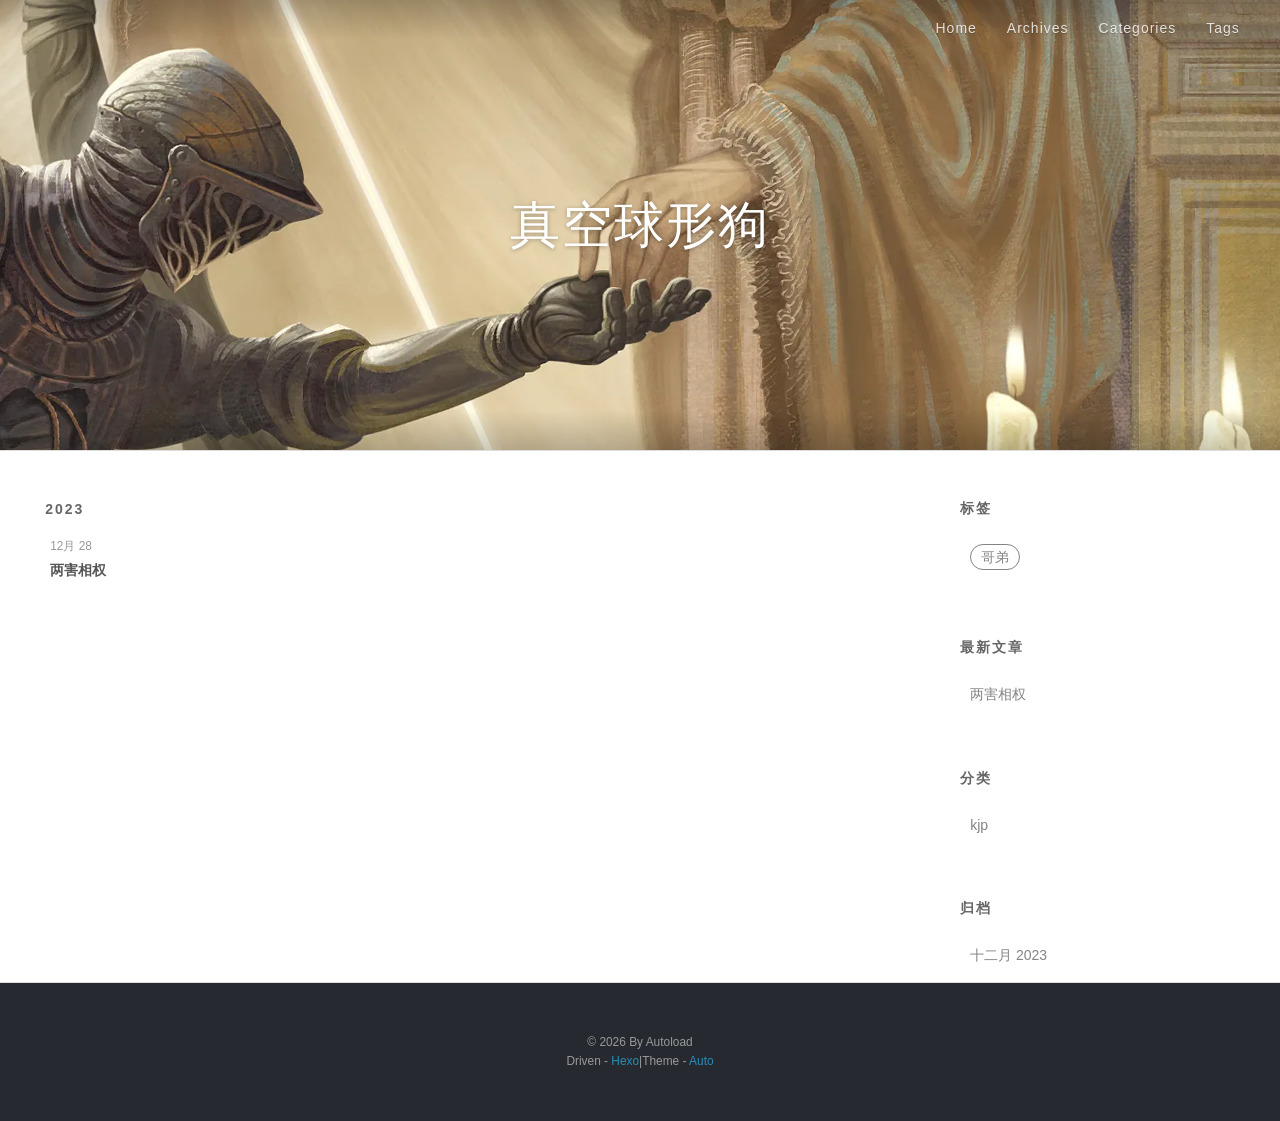
<file: archives/index.html>
<!DOCTYPE html>
<html>
<head>
  <meta charset="utf-8">
  
  <title>归档 | 真空球形狗</title>
  <meta name="viewport" content="width=device-width, initial-scale=1, shrink-to-fit=no">
  
    <link rel="shortcut icon" href="/favicon.png">
  
  
<link rel="stylesheet" href="/css/style.css">

<meta name="generator" content="Hexo 8.1.1"></head>

<body>
  <div id="container">
    <div id="wrap">
      <header id="header">
  <div id="banner"></div>
  <div id="header-outer" class="outer">
    <div id="header-title" class="inner">
      <h1 id="logo-wrap">
        <a href="/" id="logo">真空球形狗</a>
      </h1>
      
    </div>
    <div id="header-inner" class="inner">
      <nav id="main-nav">
        <a id="main-nav-toggle" class="nav-icon"></a>
        
          <a class="main-nav-link" href="/">Home</a>
        
          <a class="main-nav-link" href="/archives">Archives</a>
        
          <a class="main-nav-link" href="/categories">Categories</a>
        
          <a class="main-nav-link" href="/tags">Tags</a>
        
      </nav>
    </div>
  </div>
</header>

      <div class="outer">
        <section id="main">
  
  
    
    
      
      
      <section class="archives-wrap">
        <div class="archive-year-wrap">
          <a href="/archives/2023" class="archive-year">2023</a>
        </div>
        <div class="archives">
    
    <article class="archive-article archive-type-post">
  <div class="archive-article-inner">
    <header class="archive-article-header">
      <a href="/2023/12/28/evilforevil/" class="archive-article-date">
  <time class="dt-published" datetime="2023-12-27T15:00:00.000Z" itemprop="datePublished">12月 28</time>
</a>
      
  
    <h1 itemprop="name">
      <a class="archive-article-title" href="/2023/12/28/evilforevil/">两害相权</a>
    </h1>
  

    </header>
  </div>
</article>
  
  
    </div></section>
  

</section>
        <aside id="sidebar">
  
    
  <div class="widget-wrap">
    <h3 class="widget-title">标签</h3>
    <div class="widget">
      <ul class="tag-list" itemprop="keywords"><li class="tag-list-item"><a class="tag-list-link" href="/tags/%E5%93%A5%E5%BC%9F/" rel="tag">哥弟</a></li></ul>
    </div>
  </div>


  
    
  <div class="widget-wrap">
    <h3 class="widget-title">最新文章</h3>
    <div class="widget">
      <ul>
        
          <li>
            <a href="/2023/12/28/evilforevil/">两害相权</a>
          </li>
        
      </ul>
    </div>
  </div>

  
    
  <div class="widget-wrap">
    <h3 class="widget-title">分类</h3>
    <div class="widget">
      <ul class="category-list"><li class="category-list-item"><a class="category-list-link" href="/categories/kjp/">kjp</a></li></ul>
    </div>
  </div>


  
    
  <div class="widget-wrap">
    <h3 class="widget-title">归档</h3>
    <div class="widget">
      <ul class="archive-list"><li class="archive-list-item"><a class="archive-list-link" href="/archives/2023/12/">十二月 2023</a></li></ul>
    </div>
  </div>

  
</aside>
      </div>
      <footer id="footer">
  
  <div class="outer">
    <div id="footer-info" class="inner">
      &copy; 2026 By Autoload<br>
      Driven - <a href="https://hexo.io/" target="_blank">Hexo</a>|Theme - <a href="https://github.com/autoload/hexo-theme-auto" target="_blank">Auto</a>
    </div>
  </div>
</footer>
    </div>
    <nav id="mobile-nav">
  
    <a href="/" class="mobile-nav-link">Home</a>
  
    <a href="/archives" class="mobile-nav-link">Archives</a>
  
    <a href="/categories" class="mobile-nav-link">Categories</a>
  
    <a href="/tags" class="mobile-nav-link">Tags</a>
  
</nav>
    


<script src="/js/jquery-3.4.1.min.js"></script>


<script src="/js/script.js"></script>




  </div>
</body>
</html>
</file>
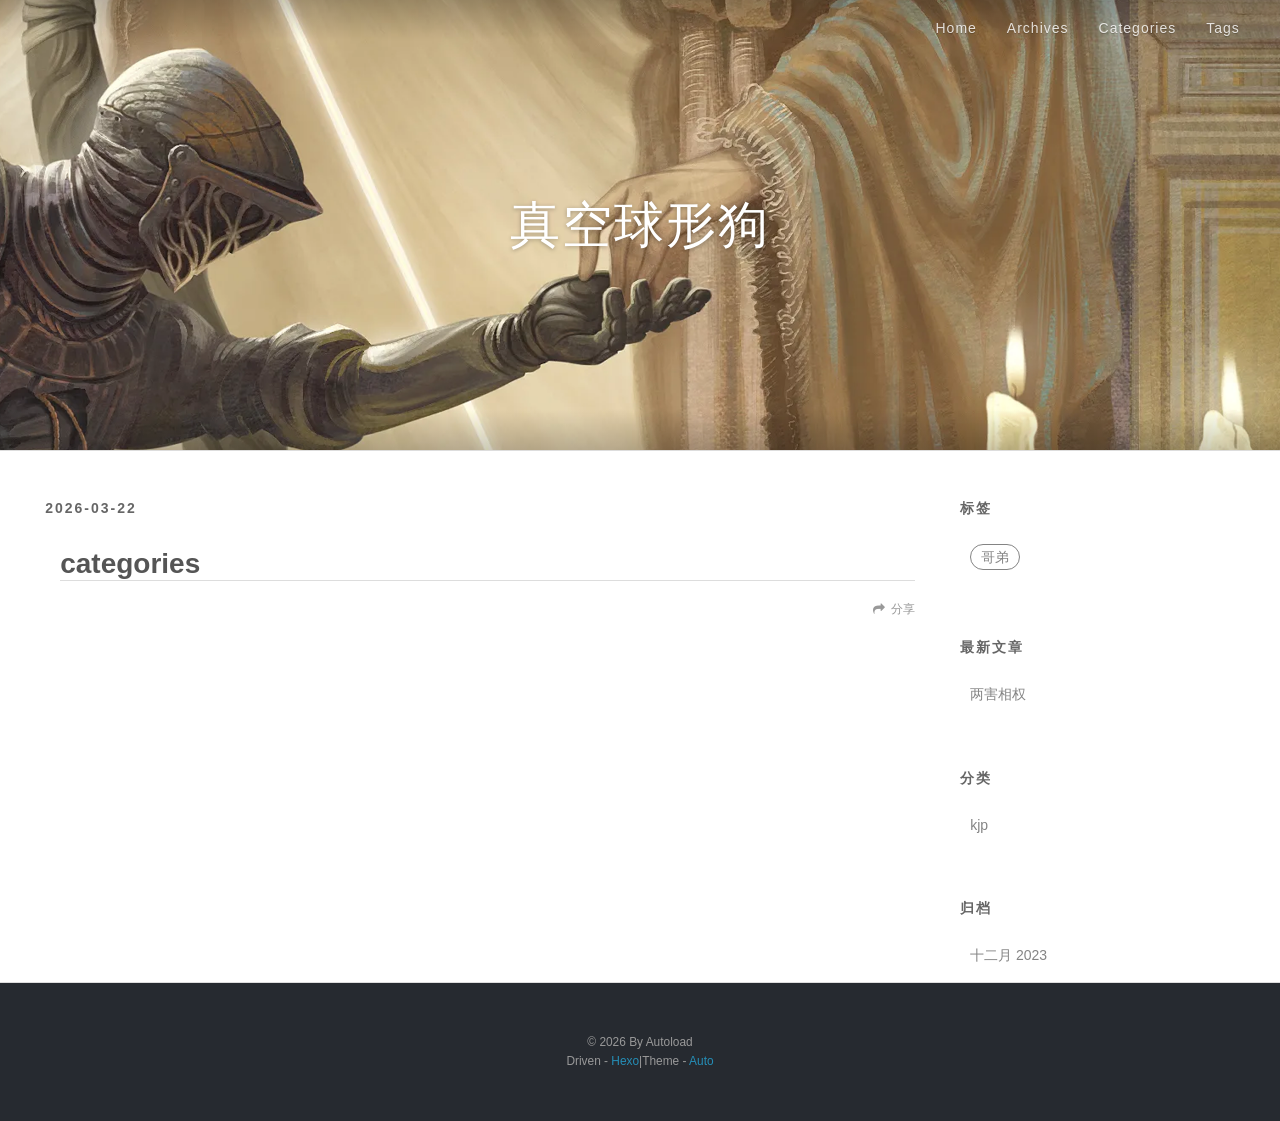
<file: categories/index.html>
<!DOCTYPE html>
<html>
<head>
  <meta charset="utf-8">
  
  <title>categories | 真空球形狗</title>
  <meta name="viewport" content="width=device-width, initial-scale=1, shrink-to-fit=no">
  
    <link rel="shortcut icon" href="/favicon.png">
  
  
<link rel="stylesheet" href="/css/style.css">

<meta name="generator" content="Hexo 8.1.1"></head>

<body>
  <div id="container">
    <div id="wrap">
      <header id="header">
  <div id="banner"></div>
  <div id="header-outer" class="outer">
    <div id="header-title" class="inner">
      <h1 id="logo-wrap">
        <a href="/" id="logo">真空球形狗</a>
      </h1>
      
    </div>
    <div id="header-inner" class="inner">
      <nav id="main-nav">
        <a id="main-nav-toggle" class="nav-icon"></a>
        
          <a class="main-nav-link" href="/">Home</a>
        
          <a class="main-nav-link" href="/archives">Archives</a>
        
          <a class="main-nav-link" href="/categories">Categories</a>
        
          <a class="main-nav-link" href="/tags">Tags</a>
        
      </nav>
    </div>
  </div>
</header>

      <div class="outer">
        <section id="main"><article id="page-" class="h-entry article article-type-page" itemprop="blogPost" itemscope itemtype="https://schema.org/BlogPosting">
  <div class="article-meta">
    <a href="/categories/index.html" class="article-date">
  <time class="dt-published" datetime="2026-03-22T06:23:06.000Z" itemprop="datePublished">2026-03-22</time>
</a>
    
  </div>
  <div class="article-inner">
    
    
      <header class="article-header">
        
  
    <h1 class="p-name article-title" itemprop="headline name">
      categories
    </h1>
  

      </header>
    
    <div class="e-content article-entry" itemprop="articleBody">
      
        
      
    </div>
    <footer class="article-footer">
      <a data-url="http://example.com/categories/index.html" data-id="cuidOwp8Q2MdsR4VmH1W6MwUQ" data-title="categories" class="article-share-link">分享</a>
      
      
      
    </footer>
  </div>
  
    
  
</article>


</section>
        <aside id="sidebar">
  
    
  <div class="widget-wrap">
    <h3 class="widget-title">标签</h3>
    <div class="widget">
      <ul class="tag-list" itemprop="keywords"><li class="tag-list-item"><a class="tag-list-link" href="/tags/%E5%93%A5%E5%BC%9F/" rel="tag">哥弟</a></li></ul>
    </div>
  </div>


  
    
  <div class="widget-wrap">
    <h3 class="widget-title">最新文章</h3>
    <div class="widget">
      <ul>
        
          <li>
            <a href="/2023/12/28/evilforevil/">两害相权</a>
          </li>
        
      </ul>
    </div>
  </div>

  
    
  <div class="widget-wrap">
    <h3 class="widget-title">分类</h3>
    <div class="widget">
      <ul class="category-list"><li class="category-list-item"><a class="category-list-link" href="/categories/kjp/">kjp</a></li></ul>
    </div>
  </div>


  
    
  <div class="widget-wrap">
    <h3 class="widget-title">归档</h3>
    <div class="widget">
      <ul class="archive-list"><li class="archive-list-item"><a class="archive-list-link" href="/archives/2023/12/">十二月 2023</a></li></ul>
    </div>
  </div>

  
</aside>
      </div>
      <footer id="footer">
  
  <div class="outer">
    <div id="footer-info" class="inner">
      &copy; 2026 By Autoload<br>
      Driven - <a href="https://hexo.io/" target="_blank">Hexo</a>|Theme - <a href="https://github.com/autoload/hexo-theme-auto" target="_blank">Auto</a>
    </div>
  </div>
</footer>
    </div>
    <nav id="mobile-nav">
  
    <a href="/" class="mobile-nav-link">Home</a>
  
    <a href="/archives" class="mobile-nav-link">Archives</a>
  
    <a href="/categories" class="mobile-nav-link">Categories</a>
  
    <a href="/tags" class="mobile-nav-link">Tags</a>
  
</nav>
    


<script src="/js/jquery-3.4.1.min.js"></script>


<script src="/js/script.js"></script>




  </div>
</body>
</html>
</file>
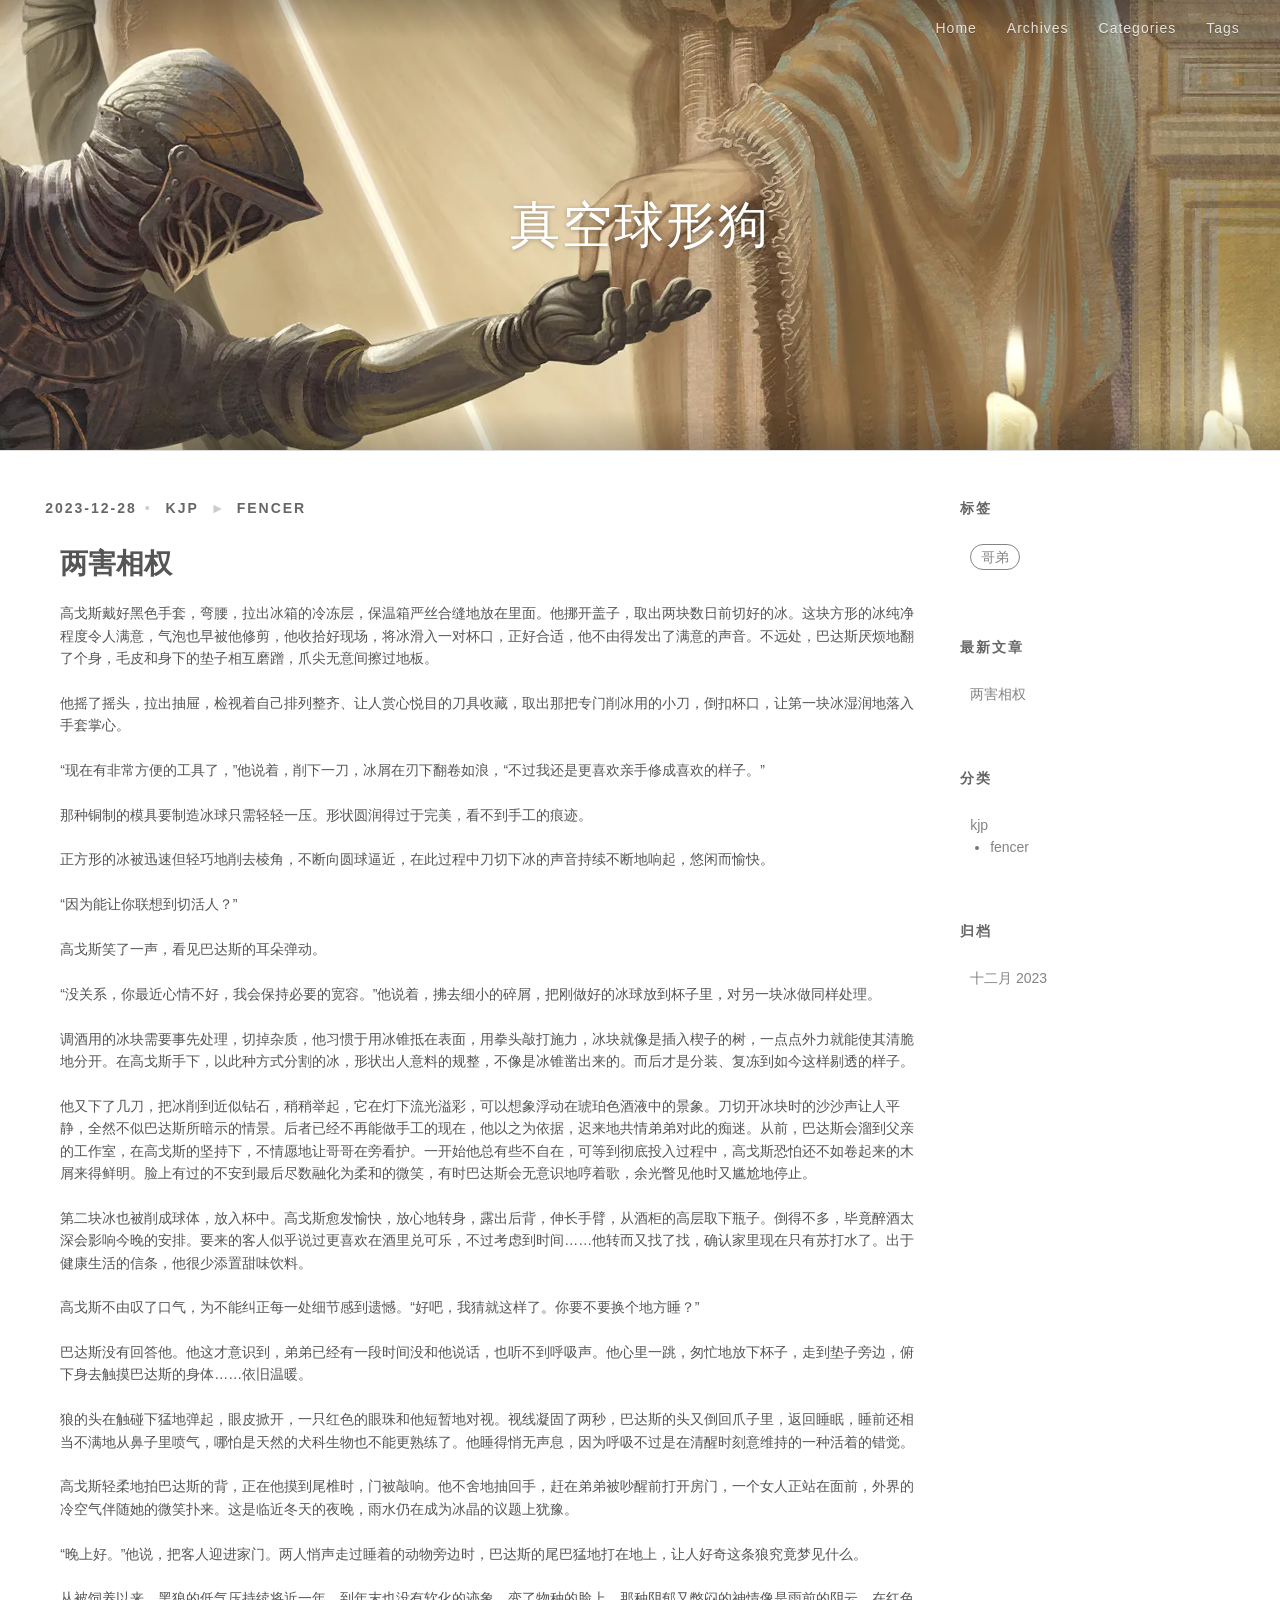
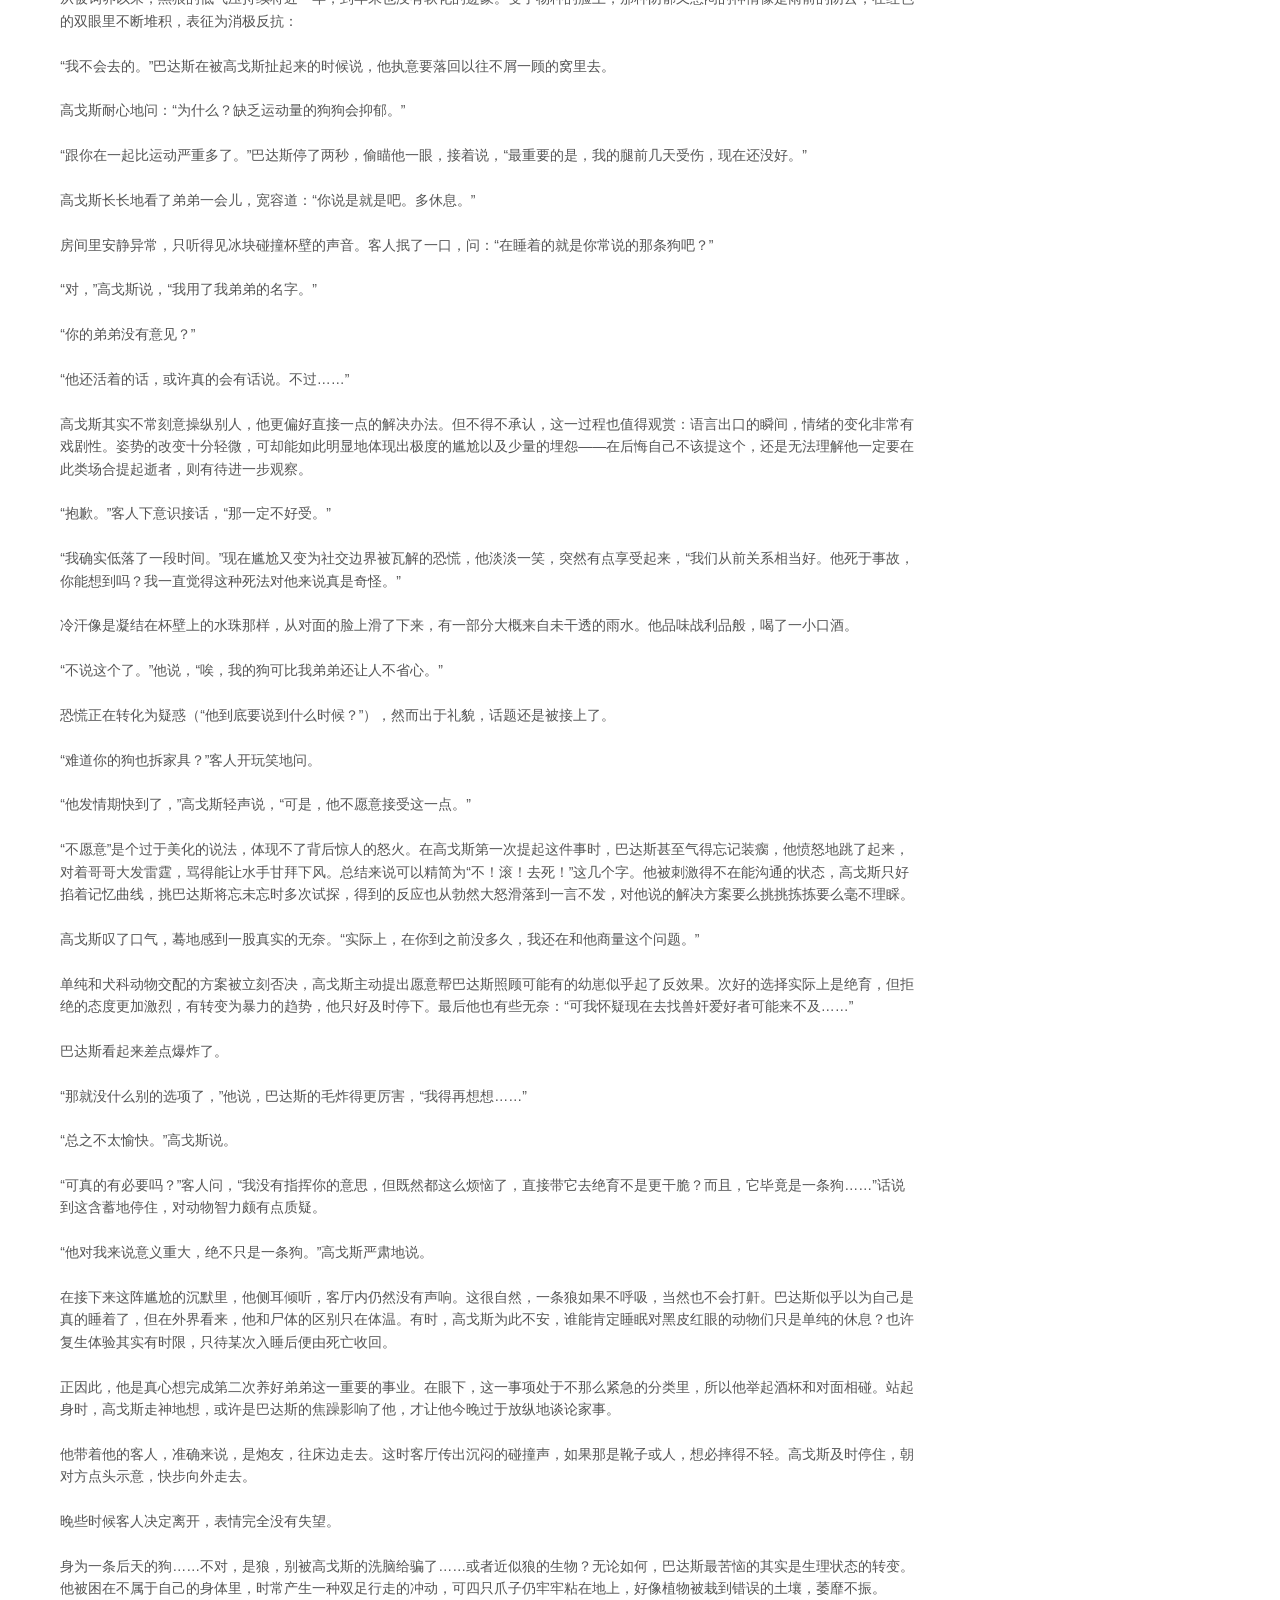
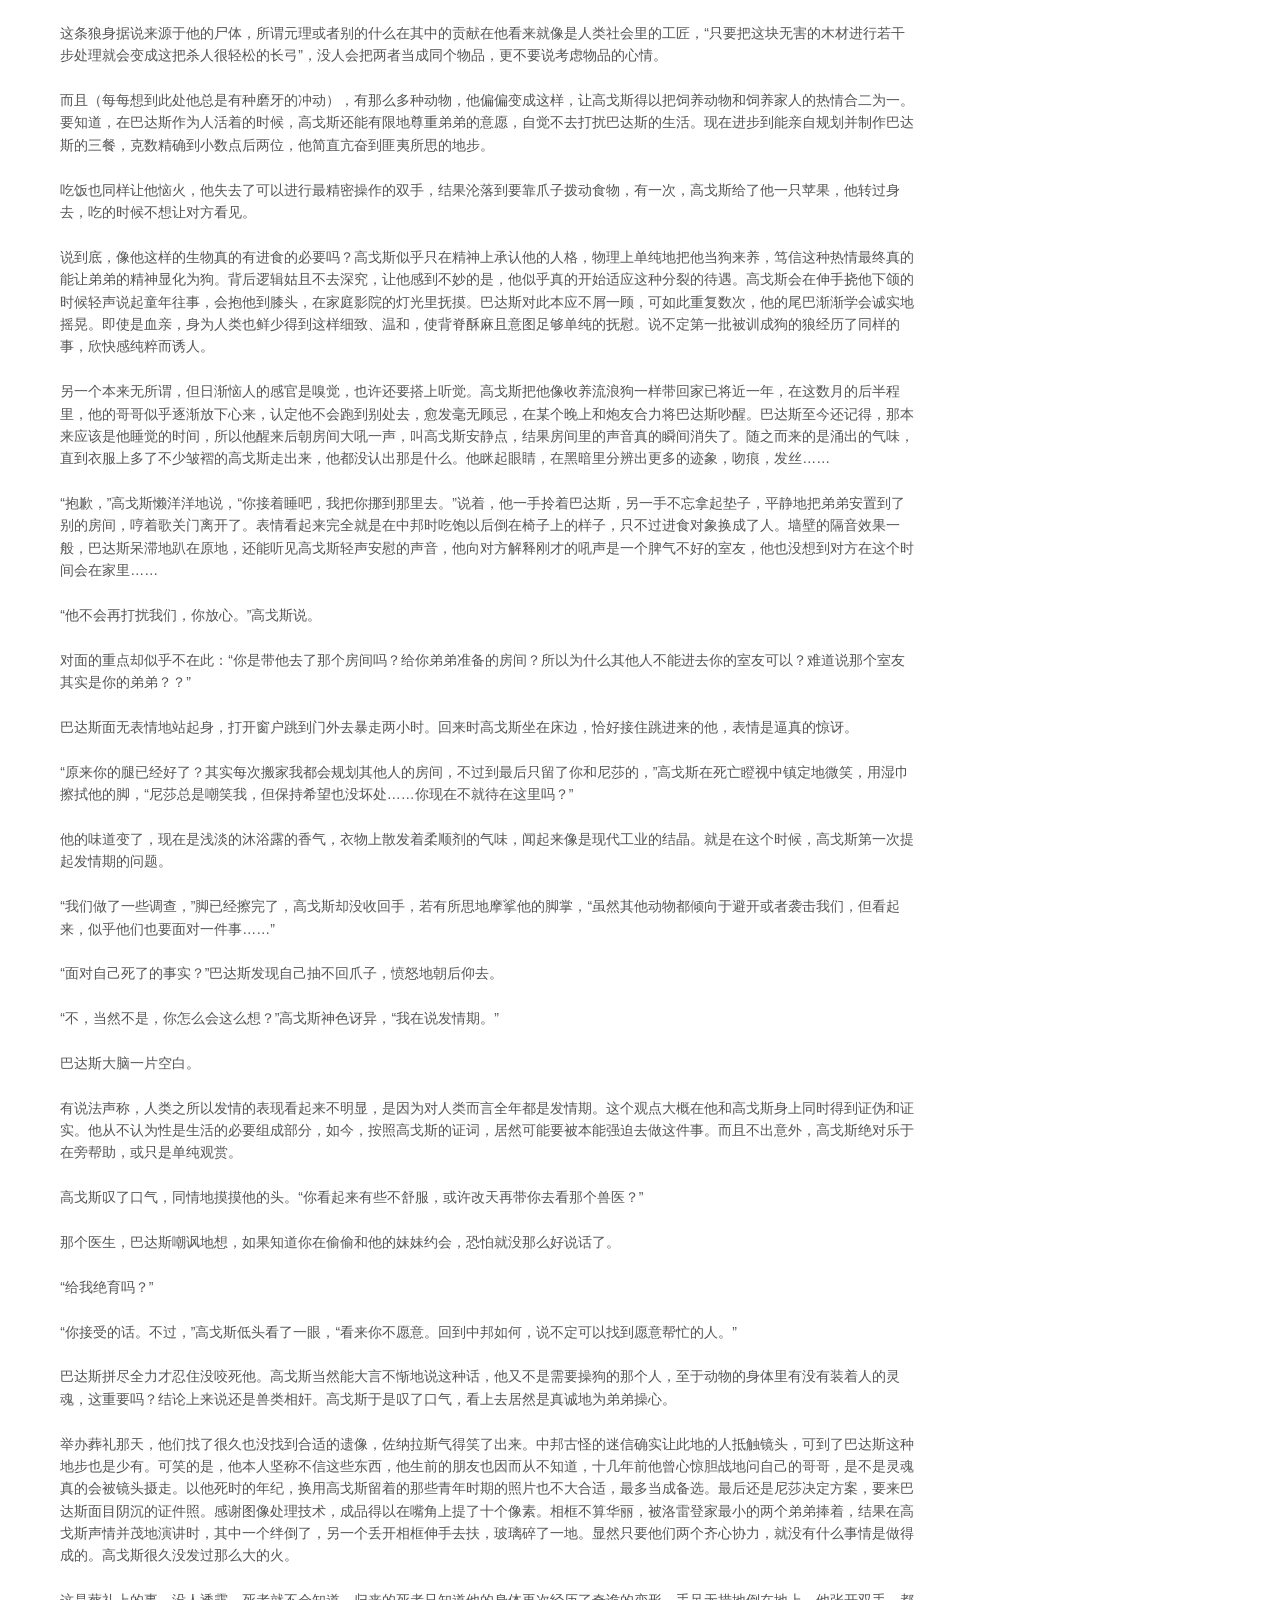
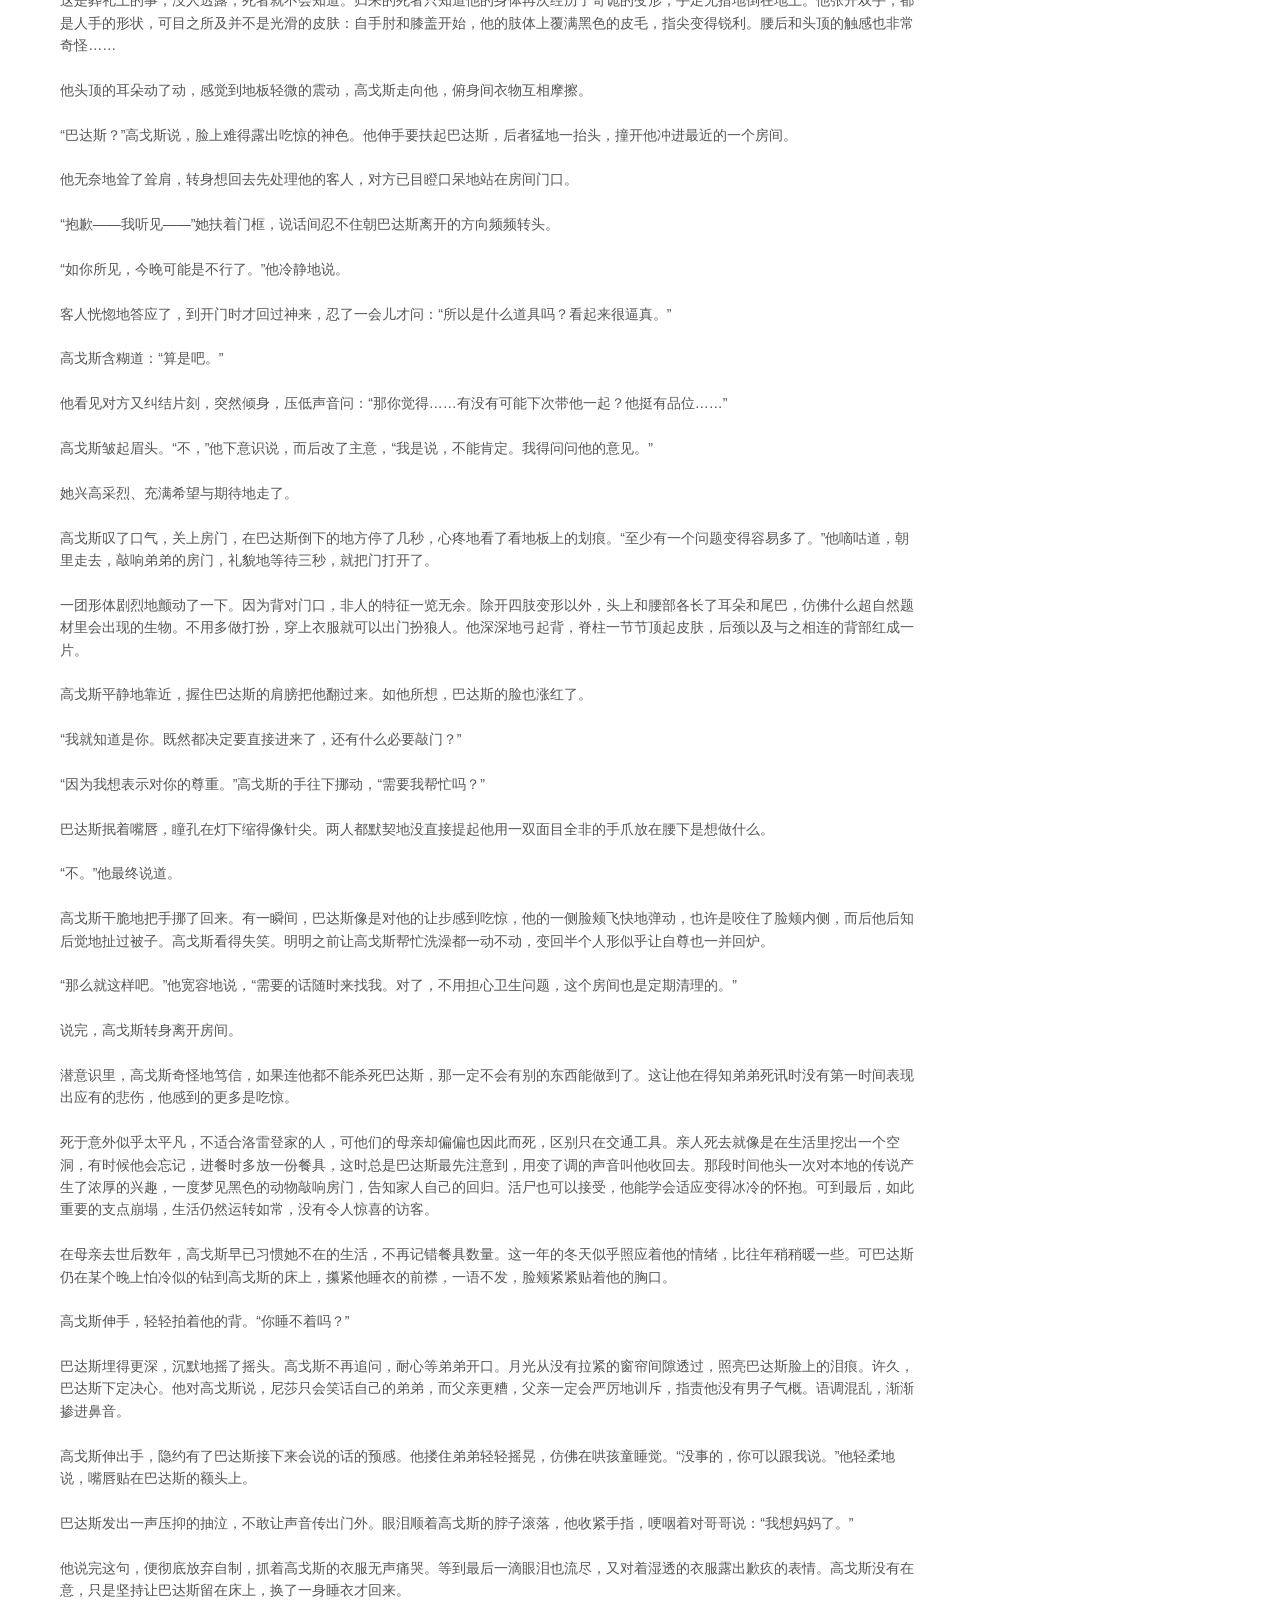
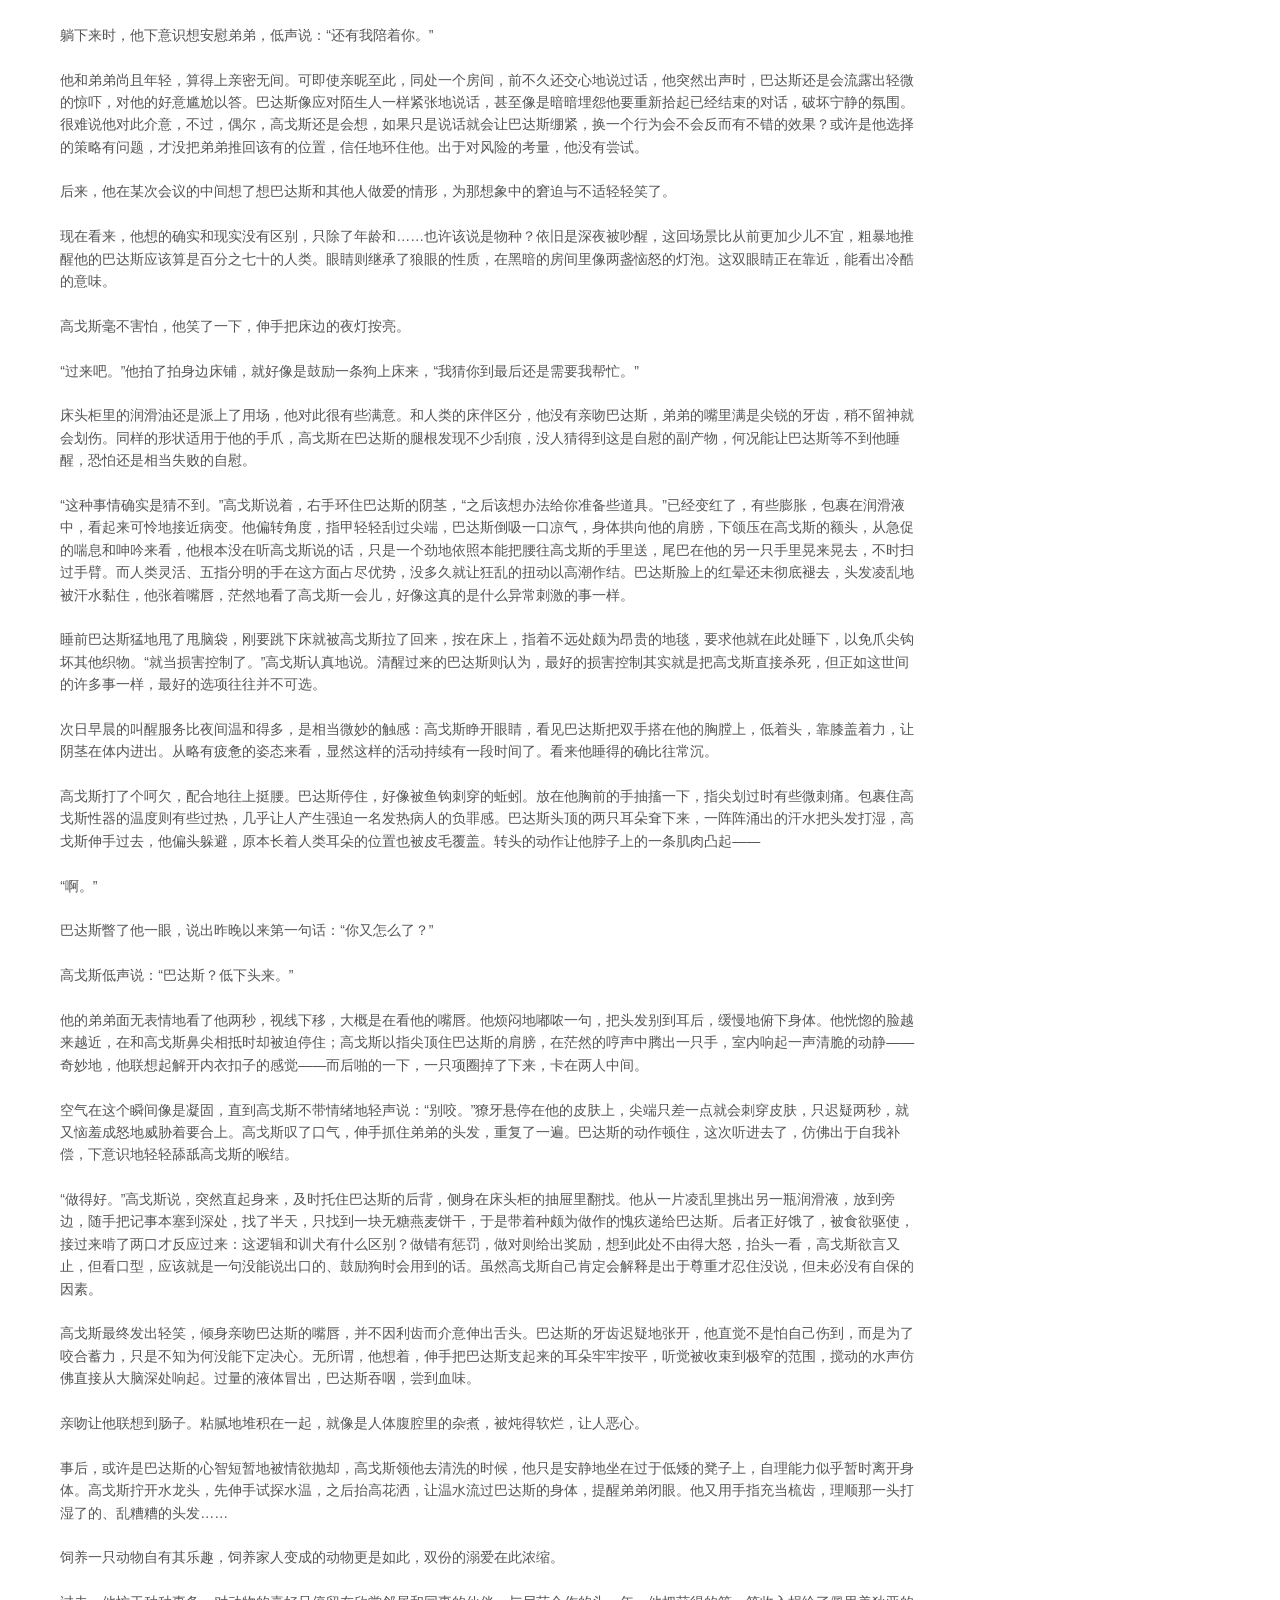
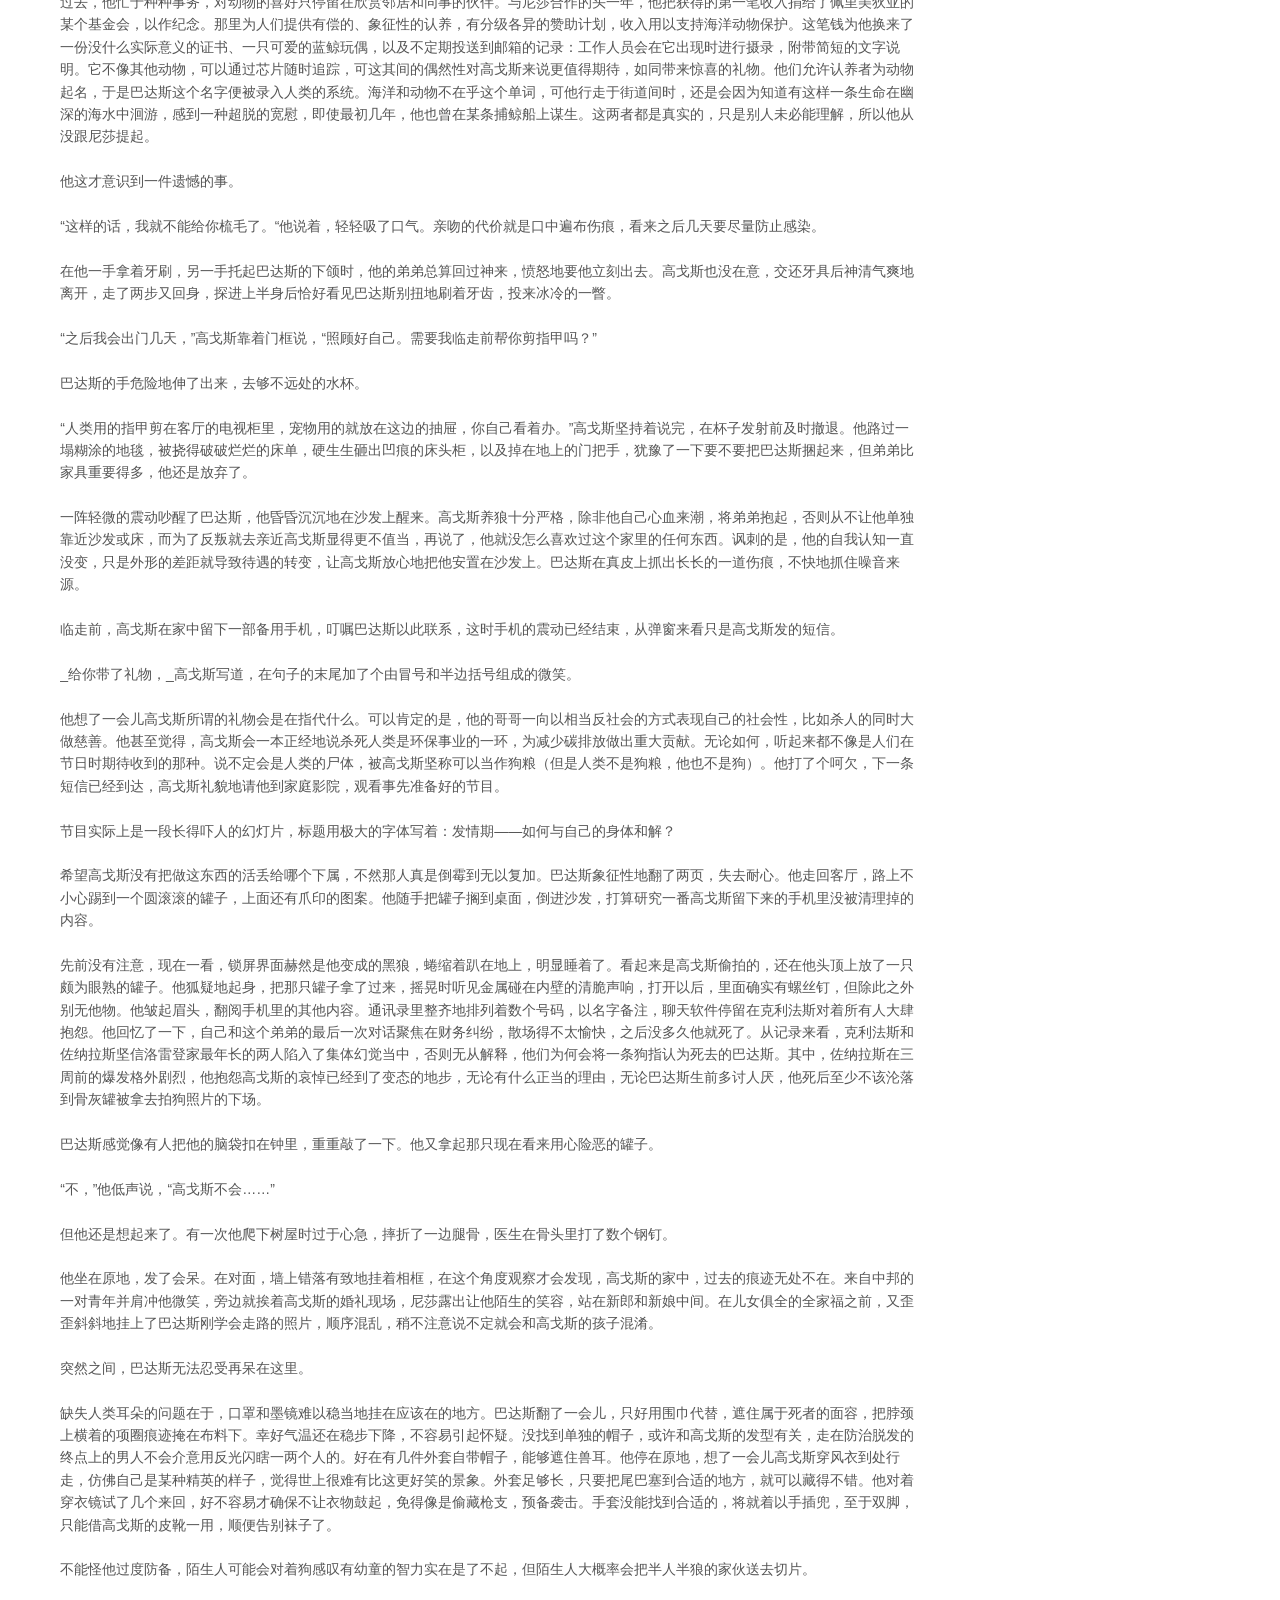
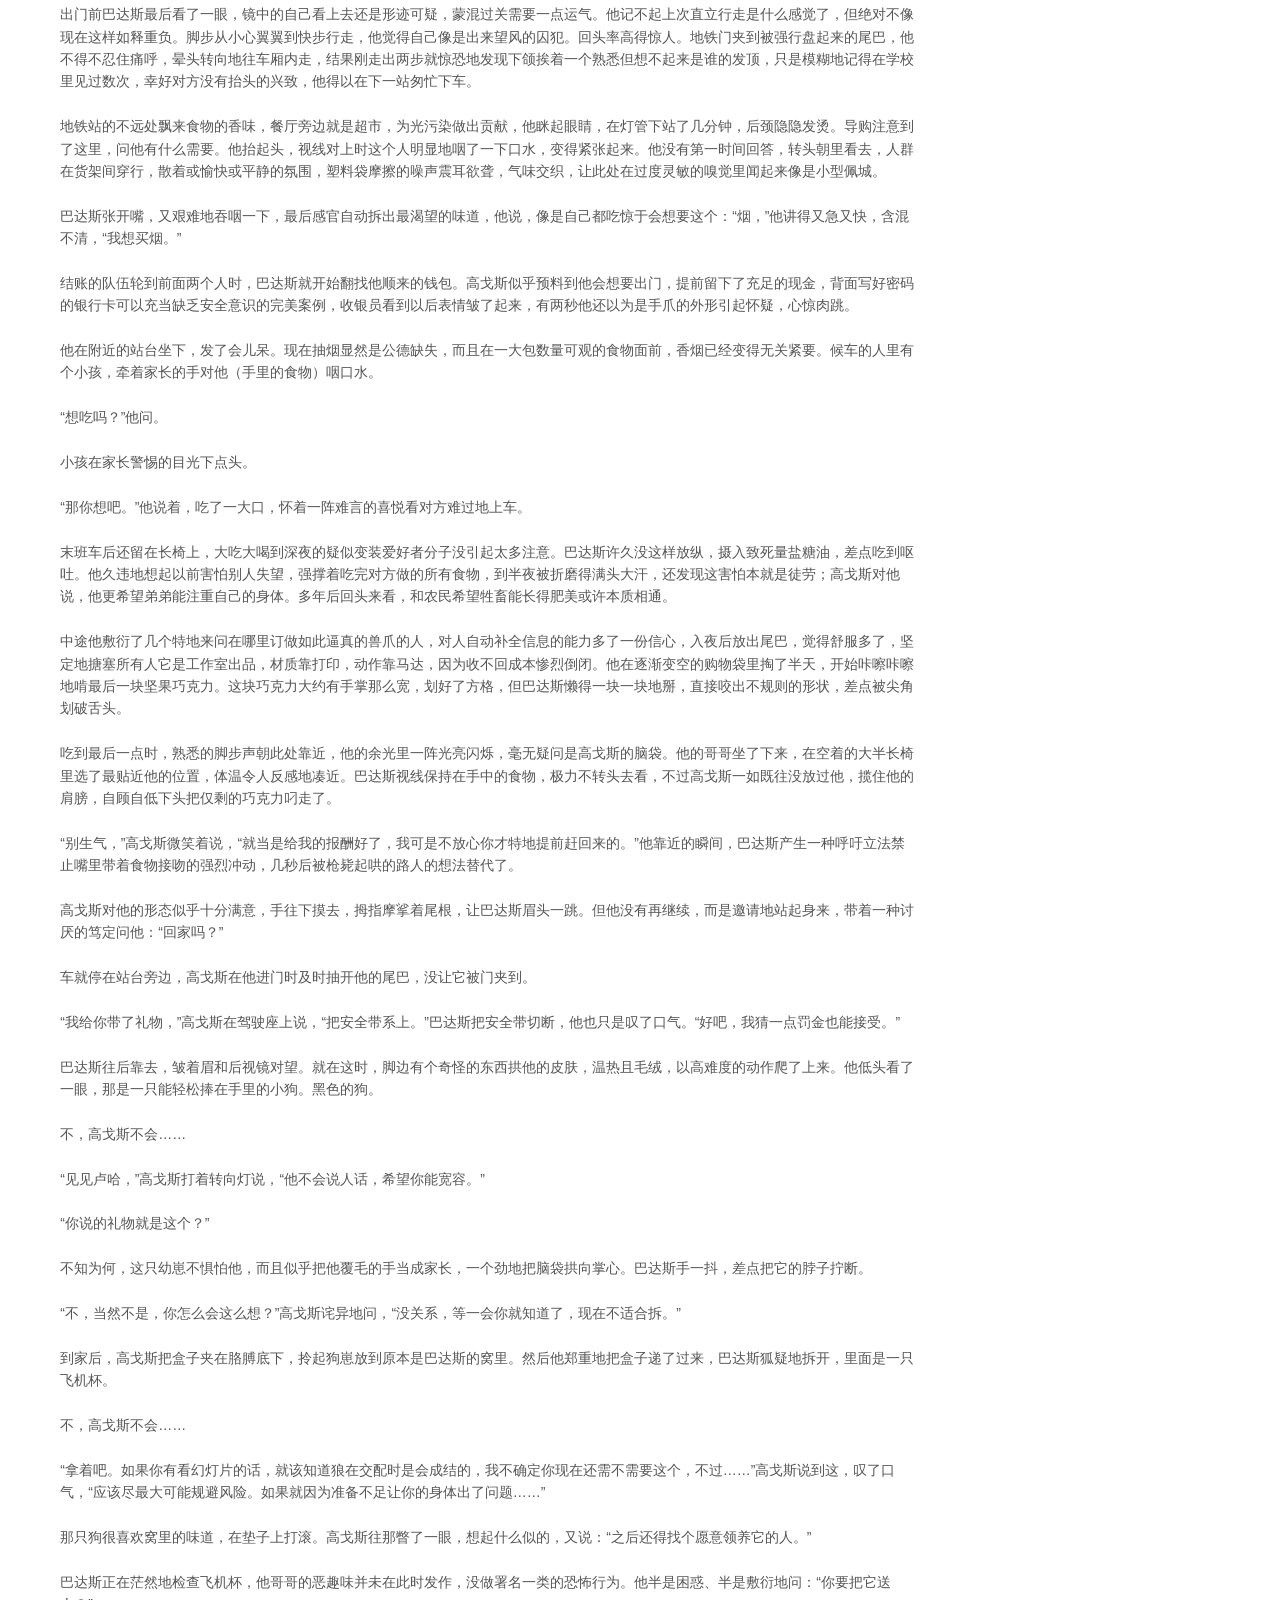
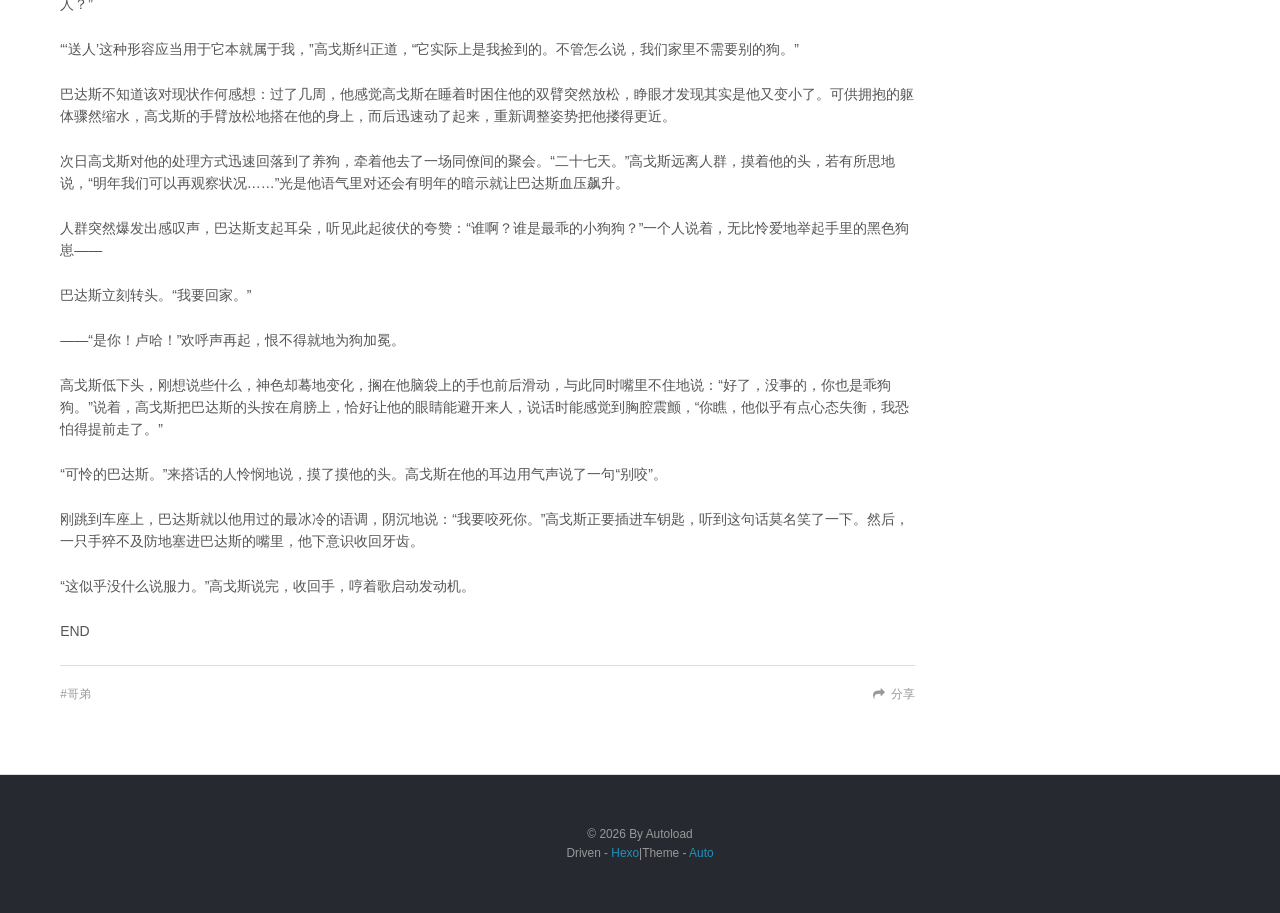
<file: loredan-dogbrother-3/index.html>
<!DOCTYPE html>
<html>
<head>
  <meta charset="utf-8">
  
  <title>两害相权 | 真空球形狗</title>
  <meta name="viewport" content="width=device-width, initial-scale=1, shrink-to-fit=no">
  
    <link rel="shortcut icon" href="/favicon.png">
  
  
<link rel="stylesheet" href="/css/style.css">

<meta name="generator" content="Hexo 8.1.1"></head>

<body>
  <div id="container">
    <div id="wrap">
      <header id="header">
  <div id="banner"></div>
  <div id="header-outer" class="outer">
    <div id="header-title" class="inner">
      <h1 id="logo-wrap">
        <a href="/" id="logo">真空球形狗</a>
      </h1>
      
    </div>
    <div id="header-inner" class="inner">
      <nav id="main-nav">
        <a id="main-nav-toggle" class="nav-icon"></a>
        
          <a class="main-nav-link" href="/">Home</a>
        
          <a class="main-nav-link" href="/archives">Archives</a>
        
          <a class="main-nav-link" href="/categories">Categories</a>
        
          <a class="main-nav-link" href="/tags">Tags</a>
        
      </nav>
    </div>
  </div>
</header>

      <div class="outer">
        <section id="main"><article id="post-evilforevil" class="h-entry article article-type-post" itemprop="blogPost" itemscope itemtype="https://schema.org/BlogPosting">
  <div class="article-meta">
    <a href="/loredan-dogbrother-3/" class="article-date">
  <time class="dt-published" datetime="2023-12-27T15:00:00.000Z" itemprop="datePublished">2023-12-28</time>
</a>
    
  <div class="article-category">
    <a class="article-category-link" href="/categories/kjp/">kjp</a>►<a class="article-category-link" href="/categories/kjp/fencer/">fencer</a>
  </div>

  </div>
  <div class="article-inner">
    
    
      <header class="article-header">
        
  
    <h1 class="p-name article-title" itemprop="headline name">
      两害相权
    </h1>
  

      </header>
    
    <div class="e-content article-entry" itemprop="articleBody">
      
        <p>高戈斯戴好黑色手套，弯腰，拉出冰箱的冷冻层，保温箱严丝合缝地放在里面。他挪开盖子，取出两块数日前切好的冰。这块方形的冰纯净程度令人满意，气泡也早被他修剪，他收拾好现场，将冰滑入一对杯口，正好合适，他不由得发出了满意的声音。不远处，巴达斯厌烦地翻了个身，毛皮和身下的垫子相互磨蹭，爪尖无意间擦过地板。</p>
<p>他摇了摇头，拉出抽屉，检视着自己排列整齐、让人赏心悦目的刀具收藏，取出那把专门削冰用的小刀，倒扣杯口，让第一块冰湿润地落入手套掌心。</p>
<p>“现在有非常方便的工具了，”他说着，削下一刀，冰屑在刃下翻卷如浪，“不过我还是更喜欢亲手修成喜欢的样子。”</p>
<p>那种铜制的模具要制造冰球只需轻轻一压。形状圆润得过于完美，看不到手工的痕迹。</p>
<p>正方形的冰被迅速但轻巧地削去棱角，不断向圆球逼近，在此过程中刀切下冰的声音持续不断地响起，悠闲而愉快。</p>
<p>“因为能让你联想到切活人？”</p>
<p>高戈斯笑了一声，看见巴达斯的耳朵弹动。</p>
<p>“没关系，你最近心情不好，我会保持必要的宽容。”他说着，拂去细小的碎屑，把刚做好的冰球放到杯子里，对另一块冰做同样处理。</p>
<p>调酒用的冰块需要事先处理，切掉杂质，他习惯于用冰锥抵在表面，用拳头敲打施力，冰块就像是插入楔子的树，一点点外力就能使其清脆地分开。在高戈斯手下，以此种方式分割的冰，形状出人意料的规整，不像是冰锥凿出来的。而后才是分装、复冻到如今这样剔透的样子。</p>
<p>他又下了几刀，把冰削到近似钻石，稍稍举起，它在灯下流光溢彩，可以想象浮动在琥珀色酒液中的景象。刀切开冰块时的沙沙声让人平静，全然不似巴达斯所暗示的情景。后者已经不再能做手工的现在，他以之为依据，迟来地共情弟弟对此的痴迷。从前，巴达斯会溜到父亲的工作室，在高戈斯的坚持下，不情愿地让哥哥在旁看护。一开始他总有些不自在，可等到彻底投入过程中，高戈斯恐怕还不如卷起来的木屑来得鲜明。脸上有过的不安到最后尽数融化为柔和的微笑，有时巴达斯会无意识地哼着歌，余光瞥见他时又尴尬地停止。</p>
<p>第二块冰也被削成球体，放入杯中。高戈斯愈发愉快，放心地转身，露出后背，伸长手臂，从酒柜的高层取下瓶子。倒得不多，毕竟醉酒太深会影响今晚的安排。要来的客人似乎说过更喜欢在酒里兑可乐，不过考虑到时间……他转而又找了找，确认家里现在只有苏打水了。出于健康生活的信条，他很少添置甜味饮料。</p>
<p>高戈斯不由叹了口气，为不能纠正每一处细节感到遗憾。“好吧，我猜就这样了。你要不要换个地方睡？”</p>
<p>巴达斯没有回答他。他这才意识到，弟弟已经有一段时间没和他说话，也听不到呼吸声。他心里一跳，匆忙地放下杯子，走到垫子旁边，俯下身去触摸巴达斯的身体……依旧温暖。</p>
<p>狼的头在触碰下猛地弹起，眼皮掀开，一只红色的眼珠和他短暂地对视。视线凝固了两秒，巴达斯的头又倒回爪子里，返回睡眠，睡前还相当不满地从鼻子里喷气，哪怕是天然的犬科生物也不能更熟练了。他睡得悄无声息，因为呼吸不过是在清醒时刻意维持的一种活着的错觉。</p>
<p>高戈斯轻柔地拍巴达斯的背，正在他摸到尾椎时，门被敲响。他不舍地抽回手，赶在弟弟被吵醒前打开房门，一个女人正站在面前，外界的冷空气伴随她的微笑扑来。这是临近冬天的夜晚，雨水仍在成为冰晶的议题上犹豫。</p>
<p>“晚上好。”他说，把客人迎进家门。两人悄声走过睡着的动物旁边时，巴达斯的尾巴猛地打在地上，让人好奇这条狼究竟梦见什么。</p>
<p>从被饲养以来，黑狼的低气压持续将近一年，到年末也没有软化的迹象。变了物种的脸上，那种阴郁又憋闷的神情像是雨前的阴云，在红色的双眼里不断堆积，表征为消极反抗：</p>
<p>“我不会去的。”巴达斯在被高戈斯扯起来的时候说，他执意要落回以往不屑一顾的窝里去。</p>
<p>高戈斯耐心地问：“为什么？缺乏运动量的狗狗会抑郁。”</p>
<p>“跟你在一起比运动严重多了。”巴达斯停了两秒，偷瞄他一眼，接着说，“最重要的是，我的腿前几天受伤，现在还没好。”</p>
<p>高戈斯长长地看了弟弟一会儿，宽容道：“你说是就是吧。多休息。”</p>
<p>房间里安静异常，只听得见冰块碰撞杯壁的声音。客人抿了一口，问：“在睡着的就是你常说的那条狗吧？”</p>
<p>“对，”高戈斯说，“我用了我弟弟的名字。”</p>
<p>“你的弟弟没有意见？”</p>
<p>“他还活着的话，或许真的会有话说。不过……”</p>
<p>高戈斯其实不常刻意操纵别人，他更偏好直接一点的解决办法。但不得不承认，这一过程也值得观赏：语言出口的瞬间，情绪的变化非常有戏剧性。姿势的改变十分轻微，可却能如此明显地体现出极度的尴尬以及少量的埋怨——在后悔自己不该提这个，还是无法理解他一定要在此类场合提起逝者，则有待进一步观察。</p>
<p>“抱歉。”客人下意识接话，“那一定不好受。”</p>
<p>“我确实低落了一段时间。”现在尴尬又变为社交边界被瓦解的恐慌，他淡淡一笑，突然有点享受起来，“我们从前关系相当好。他死于事故，你能想到吗？我一直觉得这种死法对他来说真是奇怪。”</p>
<p>冷汗像是凝结在杯壁上的水珠那样，从对面的脸上滑了下来，有一部分大概来自未干透的雨水。他品味战利品般，喝了一小口酒。</p>
<p>“不说这个了。”他说，“唉，我的狗可比我弟弟还让人不省心。”</p>
<p>恐慌正在转化为疑惑（“他到底要说到什么时候？”），然而出于礼貌，话题还是被接上了。</p>
<p>“难道你的狗也拆家具？”客人开玩笑地问。</p>
<p>“他发情期快到了，”高戈斯轻声说，“可是，他不愿意接受这一点。”</p>
<p>“不愿意”是个过于美化的说法，体现不了背后惊人的怒火。在高戈斯第一次提起这件事时，巴达斯甚至气得忘记装瘸，他愤怒地跳了起来，对着哥哥大发雷霆，骂得能让水手甘拜下风。总结来说可以精简为“不！滚！去死！”这几个字。他被刺激得不在能沟通的状态，高戈斯只好掐着记忆曲线，挑巴达斯将忘未忘时多次试探，得到的反应也从勃然大怒滑落到一言不发，对他说的解决方案要么挑挑拣拣要么毫不理睬。</p>
<p>高戈斯叹了口气，蓦地感到一股真实的无奈。“实际上，在你到之前没多久，我还在和他商量这个问题。”</p>
<p>单纯和犬科动物交配的方案被立刻否决，高戈斯主动提出愿意帮巴达斯照顾可能有的幼崽似乎起了反效果。次好的选择实际上是绝育，但拒绝的态度更加激烈，有转变为暴力的趋势，他只好及时停下。最后他也有些无奈：“可我怀疑现在去找兽奸爱好者可能来不及……”</p>
<p>巴达斯看起来差点爆炸了。</p>
<p>“那就没什么别的选项了，”他说，巴达斯的毛炸得更厉害，“我得再想想……”</p>
<p>“总之不太愉快。”高戈斯说。</p>
<p>“可真的有必要吗？”客人问，“我没有指挥你的意思，但既然都这么烦恼了，直接带它去绝育不是更干脆？而且，它毕竟是一条狗……”话说到这含蓄地停住，对动物智力颇有点质疑。</p>
<p>“他对我来说意义重大，绝不只是一条狗。”高戈斯严肃地说。</p>
<p>在接下来这阵尴尬的沉默里，他侧耳倾听，客厅内仍然没有声响。这很自然，一条狼如果不呼吸，当然也不会打鼾。巴达斯似乎以为自己是真的睡着了，但在外界看来，他和尸体的区别只在体温。有时，高戈斯为此不安，谁能肯定睡眠对黑皮红眼的动物们只是单纯的休息？也许复生体验其实有时限，只待某次入睡后便由死亡收回。</p>
<p>正因此，他是真心想完成第二次养好弟弟这一重要的事业。在眼下，这一事项处于不那么紧急的分类里，所以他举起酒杯和对面相碰。站起身时，高戈斯走神地想，或许是巴达斯的焦躁影响了他，才让他今晚过于放纵地谈论家事。</p>
<p>他带着他的客人，准确来说，是炮友，往床边走去。这时客厅传出沉闷的碰撞声，如果那是靴子或人，想必摔得不轻。高戈斯及时停住，朝对方点头示意，快步向外走去。</p>
<p>晚些时候客人决定离开，表情完全没有失望。</p>
<p>身为一条后天的狗……不对，是狼，别被高戈斯的洗脑给骗了……或者近似狼的生物？无论如何，巴达斯最苦恼的其实是生理状态的转变。他被困在不属于自己的身体里，时常产生一种双足行走的冲动，可四只爪子仍牢牢粘在地上，好像植物被栽到错误的土壤，萎靡不振。</p>
<p>这条狼身据说来源于他的尸体，所谓元理或者别的什么在其中的贡献在他看来就像是人类社会里的工匠，“只要把这块无害的木材进行若干步处理就会变成这把杀人很轻松的长弓”，没人会把两者当成同个物品，更不要说考虑物品的心情。</p>
<p>而且（每每想到此处他总是有种磨牙的冲动），有那么多种动物，他偏偏变成这样，让高戈斯得以把饲养动物和饲养家人的热情合二为一。要知道，在巴达斯作为人活着的时候，高戈斯还能有限地尊重弟弟的意愿，自觉不去打扰巴达斯的生活。现在进步到能亲自规划并制作巴达斯的三餐，克数精确到小数点后两位，他简直亢奋到匪夷所思的地步。</p>
<p>吃饭也同样让他恼火，他失去了可以进行最精密操作的双手，结果沦落到要靠爪子拨动食物，有一次，高戈斯给了他一只苹果，他转过身去，吃的时候不想让对方看见。</p>
<p>说到底，像他这样的生物真的有进食的必要吗？高戈斯似乎只在精神上承认他的人格，物理上单纯地把他当狗来养，笃信这种热情最终真的能让弟弟的精神显化为狗。背后逻辑姑且不去深究，让他感到不妙的是，他似乎真的开始适应这种分裂的待遇。高戈斯会在伸手挠他下颌的时候轻声说起童年往事，会抱他到膝头，在家庭影院的灯光里抚摸。巴达斯对此本应不屑一顾，可如此重复数次，他的尾巴渐渐学会诚实地摇晃。即使是血亲，身为人类也鲜少得到这样细致、温和，使背脊酥麻且意图足够单纯的抚慰。说不定第一批被训成狗的狼经历了同样的事，欣快感纯粹而诱人。</p>
<p>另一个本来无所谓，但日渐恼人的感官是嗅觉，也许还要搭上听觉。高戈斯把他像收养流浪狗一样带回家已将近一年，在这数月的后半程里，他的哥哥似乎逐渐放下心来，认定他不会跑到别处去，愈发毫无顾忌，在某个晚上和炮友合力将巴达斯吵醒。巴达斯至今还记得，那本来应该是他睡觉的时间，所以他醒来后朝房间大吼一声，叫高戈斯安静点，结果房间里的声音真的瞬间消失了。随之而来的是涌出的气味，直到衣服上多了不少皱褶的高戈斯走出来，他都没认出那是什么。他眯起眼睛，在黑暗里分辨出更多的迹象，吻痕，发丝……</p>
<p>“抱歉，”高戈斯懒洋洋地说，“你接着睡吧，我把你挪到那里去。”说着，他一手拎着巴达斯，另一手不忘拿起垫子，平静地把弟弟安置到了别的房间，哼着歌关门离开了。表情看起来完全就是在中邦时吃饱以后倒在椅子上的样子，只不过进食对象换成了人。墙壁的隔音效果一般，巴达斯呆滞地趴在原地，还能听见高戈斯轻声安慰的声音，他向对方解释刚才的吼声是一个脾气不好的室友，他也没想到对方在这个时间会在家里……</p>
<p>“他不会再打扰我们，你放心。”高戈斯说。</p>
<p>对面的重点却似乎不在此：“你是带他去了那个房间吗？给你弟弟准备的房间？所以为什么其他人不能进去你的室友可以？难道说那个室友其实是你的弟弟？？”</p>
<p>巴达斯面无表情地站起身，打开窗户跳到门外去暴走两小时。回来时高戈斯坐在床边，恰好接住跳进来的他，表情是逼真的惊讶。</p>
<p>“原来你的腿已经好了？其实每次搬家我都会规划其他人的房间，不过到最后只留了你和尼莎的，”高戈斯在死亡瞪视中镇定地微笑，用湿巾擦拭他的脚，“尼莎总是嘲笑我，但保持希望也没坏处……你现在不就待在这里吗？”</p>
<p>他的味道变了，现在是浅淡的沐浴露的香气，衣物上散发着柔顺剂的气味，闻起来像是现代工业的结晶。就是在这个时候，高戈斯第一次提起发情期的问题。</p>
<p>“我们做了一些调查，”脚已经擦完了，高戈斯却没收回手，若有所思地摩挲他的脚掌，“虽然其他动物都倾向于避开或者袭击我们，但看起来，似乎他们也要面对一件事……”</p>
<p>“面对自己死了的事实？”巴达斯发现自己抽不回爪子，愤怒地朝后仰去。</p>
<p>“不，当然不是，你怎么会这么想？”高戈斯神色讶异，“我在说发情期。”</p>
<p>巴达斯大脑一片空白。</p>
<p>有说法声称，人类之所以发情的表现看起来不明显，是因为对人类而言全年都是发情期。这个观点大概在他和高戈斯身上同时得到证伪和证实。他从不认为性是生活的必要组成部分，如今，按照高戈斯的证词，居然可能要被本能强迫去做这件事。而且不出意外，高戈斯绝对乐于在旁帮助，或只是单纯观赏。</p>
<p>高戈斯叹了口气，同情地摸摸他的头。“你看起来有些不舒服，或许改天再带你去看那个兽医？”</p>
<p>那个医生，巴达斯嘲讽地想，如果知道你在偷偷和他的妹妹约会，恐怕就没那么好说话了。</p>
<p>“给我绝育吗？”</p>
<p>“你接受的话。不过，”高戈斯低头看了一眼，“看来你不愿意。回到中邦如何，说不定可以找到愿意帮忙的人。”</p>
<p>巴达斯拼尽全力才忍住没咬死他。高戈斯当然能大言不惭地说这种话，他又不是需要操狗的那个人，至于动物的身体里有没有装着人的灵魂，这重要吗？结论上来说还是兽类相奸。高戈斯于是叹了口气，看上去居然是真诚地为弟弟操心。</p>
<p>举办葬礼那天，他们找了很久也没找到合适的遗像，佐纳拉斯气得笑了出来。中邦古怪的迷信确实让此地的人抵触镜头，可到了巴达斯这种地步也是少有。可笑的是，他本人坚称不信这些东西，他生前的朋友也因而从不知道，十几年前他曾心惊胆战地问自己的哥哥，是不是灵魂真的会被镜头摄走。以他死时的年纪，换用高戈斯留着的那些青年时期的照片也不大合适，最多当成备选。最后还是尼莎决定方案，要来巴达斯面目阴沉的证件照。感谢图像处理技术，成品得以在嘴角上提了十个像素。相框不算华丽，被洛雷登家最小的两个弟弟捧着，结果在高戈斯声情并茂地演讲时，其中一个绊倒了，另一个丢开相框伸手去扶，玻璃碎了一地。显然只要他们两个齐心协力，就没有什么事情是做得成的。高戈斯很久没发过那么大的火。</p>
<p>这是葬礼上的事，没人透露，死者就不会知道。归来的死者只知道他的身体再次经历了奇诡的变形，手足无措地倒在地上。他张开双手，都是人手的形状，可目之所及并不是光滑的皮肤：自手肘和膝盖开始，他的肢体上覆满黑色的皮毛，指尖变得锐利。腰后和头顶的触感也非常奇怪……</p>
<p>他头顶的耳朵动了动，感觉到地板轻微的震动，高戈斯走向他，俯身间衣物互相摩擦。</p>
<p>“巴达斯？”高戈斯说，脸上难得露出吃惊的神色。他伸手要扶起巴达斯，后者猛地一抬头，撞开他冲进最近的一个房间。</p>
<p>他无奈地耸了耸肩，转身想回去先处理他的客人，对方已目瞪口呆地站在房间门口。</p>
<p>“抱歉——我听见——”她扶着门框，说话间忍不住朝巴达斯离开的方向频频转头。</p>
<p>“如你所见，今晚可能是不行了。”他冷静地说。</p>
<p>客人恍惚地答应了，到开门时才回过神来，忍了一会儿才问：“所以是什么道具吗？看起来很逼真。”</p>
<p>高戈斯含糊道：“算是吧。”</p>
<p>他看见对方又纠结片刻，突然倾身，压低声音问：“那你觉得……有没有可能下次带他一起？他挺有品位……”</p>
<p>高戈斯皱起眉头。“不，”他下意识说，而后改了主意，“我是说，不能肯定。我得问问他的意见。”</p>
<p>她兴高采烈、充满希望与期待地走了。</p>
<p>高戈斯叹了口气，关上房门，在巴达斯倒下的地方停了几秒，心疼地看了看地板上的划痕。“至少有一个问题变得容易多了。”他嘀咕道，朝里走去，敲响弟弟的房门，礼貌地等待三秒，就把门打开了。</p>
<p>一团形体剧烈地颤动了一下。因为背对门口，非人的特征一览无余。除开四肢变形以外，头上和腰部各长了耳朵和尾巴，仿佛什么超自然题材里会出现的生物。不用多做打扮，穿上衣服就可以出门扮狼人。他深深地弓起背，脊柱一节节顶起皮肤，后颈以及与之相连的背部红成一片。</p>
<p>高戈斯平静地靠近，握住巴达斯的肩膀把他翻过来。如他所想，巴达斯的脸也涨红了。</p>
<p>“我就知道是你。既然都决定要直接进来了，还有什么必要敲门？”</p>
<p>“因为我想表示对你的尊重。”高戈斯的手往下挪动，“需要我帮忙吗？”</p>
<p>巴达斯抿着嘴唇，瞳孔在灯下缩得像针尖。两人都默契地没直接提起他用一双面目全非的手爪放在腰下是想做什么。</p>
<p>“不。”他最终说道。</p>
<p>高戈斯干脆地把手挪了回来。有一瞬间，巴达斯像是对他的让步感到吃惊，他的一侧脸颊飞快地弹动，也许是咬住了脸颊内侧，而后他后知后觉地扯过被子。高戈斯看得失笑。明明之前让高戈斯帮忙洗澡都一动不动，变回半个人形似乎让自尊也一并回炉。</p>
<p>“那么就这样吧。”他宽容地说，“需要的话随时来找我。对了，不用担心卫生问题，这个房间也是定期清理的。”</p>
<p>说完，高戈斯转身离开房间。</p>
<p>潜意识里，高戈斯奇怪地笃信，如果连他都不能杀死巴达斯，那一定不会有别的东西能做到了。这让他在得知弟弟死讯时没有第一时间表现出应有的悲伤，他感到的更多是吃惊。</p>
<p>死于意外似乎太平凡，不适合洛雷登家的人，可他们的母亲却偏偏也因此而死，区别只在交通工具。亲人死去就像是在生活里挖出一个空洞，有时候他会忘记，进餐时多放一份餐具，这时总是巴达斯最先注意到，用变了调的声音叫他收回去。那段时间他头一次对本地的传说产生了浓厚的兴趣，一度梦见黑色的动物敲响房门，告知家人自己的回归。活尸也可以接受，他能学会适应变得冰冷的怀抱。可到最后，如此重要的支点崩塌，生活仍然运转如常，没有令人惊喜的访客。</p>
<p>在母亲去世后数年，高戈斯早已习惯她不在的生活，不再记错餐具数量。这一年的冬天似乎照应着他的情绪，比往年稍稍暖一些。可巴达斯仍在某个晚上怕冷似的钻到高戈斯的床上，攥紧他睡衣的前襟，一语不发，脸颊紧紧贴着他的胸口。</p>
<p>高戈斯伸手，轻轻拍着他的背。“你睡不着吗？”</p>
<p>巴达斯埋得更深，沉默地摇了摇头。高戈斯不再追问，耐心等弟弟开口。月光从没有拉紧的窗帘间隙透过，照亮巴达斯脸上的泪痕。许久，巴达斯下定决心。他对高戈斯说，尼莎只会笑话自己的弟弟，而父亲更糟，父亲一定会严厉地训斥，指责他没有男子气概。语调混乱，渐渐掺进鼻音。</p>
<p>高戈斯伸出手，隐约有了巴达斯接下来会说的话的预感。他搂住弟弟轻轻摇晃，仿佛在哄孩童睡觉。“没事的，你可以跟我说。”他轻柔地说，嘴唇贴在巴达斯的额头上。</p>
<p>巴达斯发出一声压抑的抽泣，不敢让声音传出门外。眼泪顺着高戈斯的脖子滚落，他收紧手指，哽咽着对哥哥说：“我想妈妈了。”</p>
<p>他说完这句，便彻底放弃自制，抓着高戈斯的衣服无声痛哭。等到最后一滴眼泪也流尽，又对着湿透的衣服露出歉疚的表情。高戈斯没有在意，只是坚持让巴达斯留在床上，换了一身睡衣才回来。</p>
<p>躺下来时，他下意识想安慰弟弟，低声说：“还有我陪着你。”</p>
<p>他和弟弟尚且年轻，算得上亲密无间。可即使亲昵至此，同处一个房间，前不久还交心地说过话，他突然出声时，巴达斯还是会流露出轻微的惊吓，对他的好意尴尬以答。巴达斯像应对陌生人一样紧张地说话，甚至像是暗暗埋怨他要重新拾起已经结束的对话，破坏宁静的氛围。很难说他对此介意，不过，偶尔，高戈斯还是会想，如果只是说话就会让巴达斯绷紧，换一个行为会不会反而有不错的效果？或许是他选择的策略有问题，才没把弟弟推回该有的位置，信任地环住他。出于对风险的考量，他没有尝试。</p>
<p>后来，他在某次会议的中间想了想巴达斯和其他人做爱的情形，为那想象中的窘迫与不适轻轻笑了。</p>
<p>现在看来，他想的确实和现实没有区别，只除了年龄和……也许该说是物种？依旧是深夜被吵醒，这回场景比从前更加少儿不宜，粗暴地推醒他的巴达斯应该算是百分之七十的人类。眼睛则继承了狼眼的性质，在黑暗的房间里像两盏恼怒的灯泡。这双眼睛正在靠近，能看出冷酷的意味。</p>
<p>高戈斯毫不害怕，他笑了一下，伸手把床边的夜灯按亮。</p>
<p>“过来吧。”他拍了拍身边床铺，就好像是鼓励一条狗上床来，“我猜你到最后还是需要我帮忙。”</p>
<p>床头柜里的润滑油还是派上了用场，他对此很有些满意。和人类的床伴区分，他没有亲吻巴达斯，弟弟的嘴里满是尖锐的牙齿，稍不留神就会划伤。同样的形状适用于他的手爪，高戈斯在巴达斯的腿根发现不少刮痕，没人猜得到这是自慰的副产物，何况能让巴达斯等不到他睡醒，恐怕还是相当失败的自慰。</p>
<p>“这种事情确实是猜不到。”高戈斯说着，右手环住巴达斯的阴茎，“之后该想办法给你准备些道具。”已经变红了，有些膨胀，包裹在润滑液中，看起来可怜地接近病变。他偏转角度，指甲轻轻刮过尖端，巴达斯倒吸一口凉气，身体拱向他的肩膀，下颌压在高戈斯的额头，从急促的喘息和呻吟来看，他根本没在听高戈斯说的话，只是一个劲地依照本能把腰往高戈斯的手里送，尾巴在他的另一只手里晃来晃去，不时扫过手臂。而人类灵活、五指分明的手在这方面占尽优势，没多久就让狂乱的扭动以高潮作结。巴达斯脸上的红晕还未彻底褪去，头发凌乱地被汗水黏住，他张着嘴唇，茫然地看了高戈斯一会儿，好像这真的是什么异常刺激的事一样。</p>
<p>睡前巴达斯猛地甩了甩脑袋，刚要跳下床就被高戈斯拉了回来，按在床上，指着不远处颇为昂贵的地毯，要求他就在此处睡下，以免爪尖钩坏其他织物。“就当损害控制了。”高戈斯认真地说。清醒过来的巴达斯则认为，最好的损害控制其实就是把高戈斯直接杀死，但正如这世间的许多事一样，最好的选项往往并不可选。</p>
<p>次日早晨的叫醒服务比夜间温和得多，是相当微妙的触感：高戈斯睁开眼睛，看见巴达斯把双手搭在他的胸膛上，低着头，靠膝盖着力，让阴茎在体内进出。从略有疲惫的姿态来看，显然这样的活动持续有一段时间了。看来他睡得的确比往常沉。</p>
<p>高戈斯打了个呵欠，配合地往上挺腰。巴达斯停住，好像被鱼钩刺穿的蚯蚓。放在他胸前的手抽搐一下，指尖划过时有些微刺痛。包裹住高戈斯性器的温度则有些过热，几乎让人产生强迫一名发热病人的负罪感。巴达斯头顶的两只耳朵耷下来，一阵阵涌出的汗水把头发打湿，高戈斯伸手过去，他偏头躲避，原本长着人类耳朵的位置也被皮毛覆盖。转头的动作让他脖子上的一条肌肉凸起——</p>
<p>“啊。”</p>
<p>巴达斯瞥了他一眼，说出昨晚以来第一句话：“你又怎么了？”</p>
<p>高戈斯低声说：“巴达斯？低下头来。”</p>
<p>他的弟弟面无表情地看了他两秒，视线下移，大概是在看他的嘴唇。他烦闷地嘟哝一句，把头发别到耳后，缓慢地俯下身体。他恍惚的脸越来越近，在和高戈斯鼻尖相抵时却被迫停住；高戈斯以指尖顶住巴达斯的肩膀，在茫然的哼声中腾出一只手，室内响起一声清脆的动静——奇妙地，他联想起解开内衣扣子的感觉——而后啪的一下，一只项圈掉了下来，卡在两人中间。</p>
<p>空气在这个瞬间像是凝固，直到高戈斯不带情绪地轻声说：“别咬。”獠牙悬停在他的皮肤上，尖端只差一点就会刺穿皮肤，只迟疑两秒，就又恼羞成怒地威胁着要合上。高戈斯叹了口气，伸手抓住弟弟的头发，重复了一遍。巴达斯的动作顿住，这次听进去了，仿佛出于自我补偿，下意识地轻轻舔舐高戈斯的喉结。</p>
<p>“做得好。”高戈斯说，突然直起身来，及时托住巴达斯的后背，侧身在床头柜的抽屉里翻找。他从一片凌乱里挑出另一瓶润滑液，放到旁边，随手把记事本塞到深处，找了半天，只找到一块无糖燕麦饼干，于是带着种颇为做作的愧疚递给巴达斯。后者正好饿了，被食欲驱使，接过来啃了两口才反应过来：这逻辑和训犬有什么区别？做错有惩罚，做对则给出奖励，想到此处不由得大怒，抬头一看，高戈斯欲言又止，但看口型，应该就是一句没能说出口的、鼓励狗时会用到的话。虽然高戈斯自己肯定会解释是出于尊重才忍住没说，但未必没有自保的因素。</p>
<p>高戈斯最终发出轻笑，倾身亲吻巴达斯的嘴唇，并不因利齿而介意伸出舌头。巴达斯的牙齿迟疑地张开，他直觉不是怕自己伤到，而是为了咬合蓄力，只是不知为何没能下定决心。无所谓，他想着，伸手把巴达斯支起来的耳朵牢牢按平，听觉被收束到极窄的范围，搅动的水声仿佛直接从大脑深处响起。过量的液体冒出，巴达斯吞咽，尝到血味。</p>
<p>亲吻让他联想到肠子。粘腻地堆积在一起，就像是人体腹腔里的杂煮，被炖得软烂，让人恶心。</p>
<p>事后，或许是巴达斯的心智短暂地被情欲抛却，高戈斯领他去清洗的时候，他只是安静地坐在过于低矮的凳子上，自理能力似乎暂时离开身体。高戈斯拧开水龙头，先伸手试探水温，之后抬高花洒，让温水流过巴达斯的身体，提醒弟弟闭眼。他又用手指充当梳齿，理顺那一头打湿了的、乱糟糟的头发……</p>
<p>饲养一只动物自有其乐趣，饲养家人变成的动物更是如此，双份的溺爱在此浓缩。</p>
<p>过去，他忙于种种事务，对动物的喜好只停留在欣赏邻居和同事的伙伴。与尼莎合作的头一年，他把获得的第一笔收入捐给了佩里美狄亚的某个基金会，以作纪念。那里为人们提供有偿的、象征性的认养，有分级各异的赞助计划，收入用以支持海洋动物保护。这笔钱为他换来了一份没什么实际意义的证书、一只可爱的蓝鲸玩偶，以及不定期投送到邮箱的记录：工作人员会在它出现时进行摄录，附带简短的文字说明。它不像其他动物，可以通过芯片随时追踪，可这其间的偶然性对高戈斯来说更值得期待，如同带来惊喜的礼物。他们允许认养者为动物起名，于是巴达斯这个名字便被录入人类的系统。海洋和动物不在乎这个单词，可他行走于街道间时，还是会因为知道有这样一条生命在幽深的海水中洄游，感到一种超脱的宽慰，即使最初几年，他也曾在某条捕鲸船上谋生。这两者都是真实的，只是别人未必能理解，所以他从没跟尼莎提起。</p>
<p>他这才意识到一件遗憾的事。</p>
<p>“这样的话，我就不能给你梳毛了。“他说着，轻轻吸了口气。亲吻的代价就是口中遍布伤痕，看来之后几天要尽量防止感染。</p>
<p>在他一手拿着牙刷，另一手托起巴达斯的下颌时，他的弟弟总算回过神来，愤怒地要他立刻出去。高戈斯也没在意，交还牙具后神清气爽地离开，走了两步又回身，探进上半身后恰好看见巴达斯别扭地刷着牙齿，投来冰冷的一瞥。</p>
<p>“之后我会出门几天，”高戈斯靠着门框说，“照顾好自己。需要我临走前帮你剪指甲吗？”</p>
<p>巴达斯的手危险地伸了出来，去够不远处的水杯。</p>
<p>“人类用的指甲剪在客厅的电视柜里，宠物用的就放在这边的抽屉，你自己看着办。”高戈斯坚持着说完，在杯子发射前及时撤退。他路过一塌糊涂的地毯，被挠得破破烂烂的床单，硬生生砸出凹痕的床头柜，以及掉在地上的门把手，犹豫了一下要不要把巴达斯捆起来，但弟弟比家具重要得多，他还是放弃了。</p>
<p>一阵轻微的震动吵醒了巴达斯，他昏昏沉沉地在沙发上醒来。高戈斯养狼十分严格，除非他自己心血来潮，将弟弟抱起，否则从不让他单独靠近沙发或床，而为了反叛就去亲近高戈斯显得更不值当，再说了，他就没怎么喜欢过这个家里的任何东西。讽刺的是，他的自我认知一直没变，只是外形的差距就导致待遇的转变，让高戈斯放心地把他安置在沙发上。巴达斯在真皮上抓出长长的一道伤痕，不快地抓住噪音来源。</p>
<p>临走前，高戈斯在家中留下一部备用手机，叮嘱巴达斯以此联系，这时手机的震动已经结束，从弹窗来看只是高戈斯发的短信。</p>
<p>_给你带了礼物，_高戈斯写道，在句子的末尾加了个由冒号和半边括号组成的微笑。</p>
<p>他想了一会儿高戈斯所谓的礼物会是在指代什么。可以肯定的是，他的哥哥一向以相当反社会的方式表现自己的社会性，比如杀人的同时大做慈善。他甚至觉得，高戈斯会一本正经地说杀死人类是环保事业的一环，为减少碳排放做出重大贡献。无论如何，听起来都不像是人们在节日时期待收到的那种。说不定会是人类的尸体，被高戈斯坚称可以当作狗粮（但是人类不是狗粮，他也不是狗）。他打了个呵欠，下一条短信已经到达，高戈斯礼貌地请他到家庭影院，观看事先准备好的节目。</p>
<p>节目实际上是一段长得吓人的幻灯片，标题用极大的字体写着：发情期——如何与自己的身体和解？</p>
<p>希望高戈斯没有把做这东西的活丢给哪个下属，不然那人真是倒霉到无以复加。巴达斯象征性地翻了两页，失去耐心。他走回客厅，路上不小心踢到一个圆滚滚的罐子，上面还有爪印的图案。他随手把罐子搁到桌面，倒进沙发，打算研究一番高戈斯留下来的手机里没被清理掉的内容。</p>
<p>先前没有注意，现在一看，锁屏界面赫然是他变成的黑狼，蜷缩着趴在地上，明显睡着了。看起来是高戈斯偷拍的，还在他头顶上放了一只颇为眼熟的罐子。他狐疑地起身，把那只罐子拿了过来，摇晃时听见金属碰在内壁的清脆声响，打开以后，里面确实有螺丝钉，但除此之外别无他物。他皱起眉头，翻阅手机里的其他内容。通讯录里整齐地排列着数个号码，以名字备注，聊天软件停留在克利法斯对着所有人大肆抱怨。他回忆了一下，自己和这个弟弟的最后一次对话聚焦在财务纠纷，散场得不太愉快，之后没多久他就死了。从记录来看，克利法斯和佐纳拉斯坚信洛雷登家最年长的两人陷入了集体幻觉当中，否则无从解释，他们为何会将一条狗指认为死去的巴达斯。其中，佐纳拉斯在三周前的爆发格外剧烈，他抱怨高戈斯的哀悼已经到了变态的地步，无论有什么正当的理由，无论巴达斯生前多讨人厌，他死后至少不该沦落到骨灰罐被拿去拍狗照片的下场。</p>
<p>巴达斯感觉像有人把他的脑袋扣在钟里，重重敲了一下。他又拿起那只现在看来用心险恶的罐子。</p>
<p>“不，”他低声说，“高戈斯不会……”</p>
<p>但他还是想起来了。有一次他爬下树屋时过于心急，摔折了一边腿骨，医生在骨头里打了数个钢钉。</p>
<p>他坐在原地，发了会呆。在对面，墙上错落有致地挂着相框，在这个角度观察才会发现，高戈斯的家中，过去的痕迹无处不在。来自中邦的一对青年并肩冲他微笑，旁边就挨着高戈斯的婚礼现场，尼莎露出让他陌生的笑容，站在新郎和新娘中间。在儿女俱全的全家福之前，又歪歪斜斜地挂上了巴达斯刚学会走路的照片，顺序混乱，稍不注意说不定就会和高戈斯的孩子混淆。</p>
<p>突然之间，巴达斯无法忍受再呆在这里。</p>
<p>缺失人类耳朵的问题在于，口罩和墨镜难以稳当地挂在应该在的地方。巴达斯翻了一会儿，只好用围巾代替，遮住属于死者的面容，把脖颈上横着的项圈痕迹掩在布料下。幸好气温还在稳步下降，不容易引起怀疑。没找到单独的帽子，或许和高戈斯的发型有关，走在防治脱发的终点上的男人不会介意用反光闪瞎一两个人的。好在有几件外套自带帽子，能够遮住兽耳。他停在原地，想了一会儿高戈斯穿风衣到处行走，仿佛自己是某种精英的样子，觉得世上很难有比这更好笑的景象。外套足够长，只要把尾巴塞到合适的地方，就可以藏得不错。他对着穿衣镜试了几个来回，好不容易才确保不让衣物鼓起，免得像是偷藏枪支，预备袭击。手套没能找到合适的，将就着以手插兜，至于双脚，只能借高戈斯的皮靴一用，顺便告别袜子了。</p>
<p>不能怪他过度防备，陌生人可能会对着狗感叹有幼童的智力实在是了不起，但陌生人大概率会把半人半狼的家伙送去切片。</p>
<p>出门前巴达斯最后看了一眼，镜中的自己看上去还是形迹可疑，蒙混过关需要一点运气。他记不起上次直立行走是什么感觉了，但绝对不像现在这样如释重负。脚步从小心翼翼到快步行走，他觉得自己像是出来望风的囚犯。回头率高得惊人。地铁门夹到被强行盘起来的尾巴，他不得不忍住痛呼，晕头转向地往车厢内走，结果刚走出两步就惊恐地发现下颌挨着一个熟悉但想不起来是谁的发顶，只是模糊地记得在学校里见过数次，幸好对方没有抬头的兴致，他得以在下一站匆忙下车。</p>
<p>地铁站的不远处飘来食物的香味，餐厅旁边就是超市，为光污染做出贡献，他眯起眼睛，在灯管下站了几分钟，后颈隐隐发烫。导购注意到了这里，问他有什么需要。他抬起头，视线对上时这个人明显地咽了一下口水，变得紧张起来。他没有第一时间回答，转头朝里看去，人群在货架间穿行，散着或愉快或平静的氛围，塑料袋摩擦的噪声震耳欲聋，气味交织，让此处在过度灵敏的嗅觉里闻起来像是小型佩城。</p>
<p>巴达斯张开嘴，又艰难地吞咽一下，最后感官自动拆出最渴望的味道，他说，像是自己都吃惊于会想要这个：“烟，”他讲得又急又快，含混不清，“我想买烟。”</p>
<p>结账的队伍轮到前面两个人时，巴达斯就开始翻找他顺来的钱包。高戈斯似乎预料到他会想要出门，提前留下了充足的现金，背面写好密码的银行卡可以充当缺乏安全意识的完美案例，收银员看到以后表情皱了起来，有两秒他还以为是手爪的外形引起怀疑，心惊肉跳。</p>
<p>他在附近的站台坐下，发了会儿呆。现在抽烟显然是公德缺失，而且在一大包数量可观的食物面前，香烟已经变得无关紧要。候车的人里有个小孩，牵着家长的手对他（手里的食物）咽口水。</p>
<p>“想吃吗？”他问。</p>
<p>小孩在家长警惕的目光下点头。</p>
<p>“那你想吧。”他说着，吃了一大口，怀着一阵难言的喜悦看对方难过地上车。</p>
<p>末班车后还留在长椅上，大吃大喝到深夜的疑似变装爱好者分子没引起太多注意。巴达斯许久没这样放纵，摄入致死量盐糖油，差点吃到呕吐。他久违地想起以前害怕别人失望，强撑着吃完对方做的所有食物，到半夜被折磨得满头大汗，还发现这害怕本就是徒劳；高戈斯对他说，他更希望弟弟能注重自己的身体。多年后回头来看，和农民希望牲畜能长得肥美或许本质相通。</p>
<p>中途他敷衍了几个特地来问在哪里订做如此逼真的兽爪的人，对人自动补全信息的能力多了一份信心，入夜后放出尾巴，觉得舒服多了，坚定地搪塞所有人它是工作室出品，材质靠打印，动作靠马达，因为收不回成本惨烈倒闭。他在逐渐变空的购物袋里掏了半天，开始咔嚓咔嚓地啃最后一块坚果巧克力。这块巧克力大约有手掌那么宽，划好了方格，但巴达斯懒得一块一块地掰，直接咬出不规则的形状，差点被尖角划破舌头。</p>
<p>吃到最后一点时，熟悉的脚步声朝此处靠近，他的余光里一阵光亮闪烁，毫无疑问是高戈斯的脑袋。他的哥哥坐了下来，在空着的大半长椅里选了最贴近他的位置，体温令人反感地凑近。巴达斯视线保持在手中的食物，极力不转头去看，不过高戈斯一如既往没放过他，揽住他的肩膀，自顾自低下头把仅剩的巧克力叼走了。</p>
<p>“别生气，”高戈斯微笑着说，“就当是给我的报酬好了，我可是不放心你才特地提前赶回来的。”他靠近的瞬间，巴达斯产生一种呼吁立法禁止嘴里带着食物接吻的强烈冲动，几秒后被枪毙起哄的路人的想法替代了。</p>
<p>高戈斯对他的形态似乎十分满意，手往下摸去，拇指摩挲着尾根，让巴达斯眉头一跳。但他没有再继续，而是邀请地站起身来，带着一种讨厌的笃定问他：“回家吗？”</p>
<p>车就停在站台旁边，高戈斯在他进门时及时抽开他的尾巴，没让它被门夹到。</p>
<p>“我给你带了礼物，”高戈斯在驾驶座上说，“把安全带系上。”巴达斯把安全带切断，他也只是叹了口气。“好吧，我猜一点罚金也能接受。”</p>
<p>巴达斯往后靠去，皱着眉和后视镜对望。就在这时，脚边有个奇怪的东西拱他的皮肤，温热且毛绒，以高难度的动作爬了上来。他低头看了一眼，那是一只能轻松捧在手里的小狗。黑色的狗。</p>
<p>不，高戈斯不会……</p>
<p>“见见卢哈，”高戈斯打着转向灯说，“他不会说人话，希望你能宽容。”</p>
<p>“你说的礼物就是这个？”</p>
<p>不知为何，这只幼崽不惧怕他，而且似乎把他覆毛的手当成家长，一个劲地把脑袋拱向掌心。巴达斯手一抖，差点把它的脖子拧断。</p>
<p>“不，当然不是，你怎么会这么想？”高戈斯诧异地问，“没关系，等一会你就知道了，现在不适合拆。”</p>
<p>到家后，高戈斯把盒子夹在胳膊底下，拎起狗崽放到原本是巴达斯的窝里。然后他郑重地把盒子递了过来，巴达斯狐疑地拆开，里面是一只飞机杯。</p>
<p>不，高戈斯不会……</p>
<p>“拿着吧。如果你有看幻灯片的话，就该知道狼在交配时是会成结的，我不确定你现在还需不需要这个，不过……”高戈斯说到这，叹了口气，“应该尽最大可能规避风险。如果就因为准备不足让你的身体出了问题……”</p>
<p>那只狗很喜欢窝里的味道，在垫子上打滚。高戈斯往那瞥了一眼，想起什么似的，又说：“之后还得找个愿意领养它的人。”</p>
<p>巴达斯正在茫然地检查飞机杯，他哥哥的恶趣味并未在此时发作，没做署名一类的恐怖行为。他半是困惑、半是敷衍地问：“你要把它送人？”</p>
<p>“‘送人’这种形容应当用于它本就属于我，”高戈斯纠正道，“它实际上是我捡到的。不管怎么说，我们家里不需要别的狗。”</p>
<p>巴达斯不知道该对现状作何感想：过了几周，他感觉高戈斯在睡着时困住他的双臂突然放松，睁眼才发现其实是他又变小了。可供拥抱的躯体骤然缩水，高戈斯的手臂放松地搭在他的身上，而后迅速动了起来，重新调整姿势把他搂得更近。</p>
<p>次日高戈斯对他的处理方式迅速回落到了养狗，牵着他去了一场同僚间的聚会。“二十七天。”高戈斯远离人群，摸着他的头，若有所思地说，“明年我们可以再观察状况……”光是他语气里对还会有明年的暗示就让巴达斯血压飙升。</p>
<p>人群突然爆发出感叹声，巴达斯支起耳朵，听见此起彼伏的夸赞：“谁啊？谁是最乖的小狗狗？”一个人说着，无比怜爱地举起手里的黑色狗崽——</p>
<p>巴达斯立刻转头。“我要回家。”</p>
<p>——“是你！卢哈！”欢呼声再起，恨不得就地为狗加冕。</p>
<p>高戈斯低下头，刚想说些什么，神色却蓦地变化，搁在他脑袋上的手也前后滑动，与此同时嘴里不住地说：“好了，没事的，你也是乖狗狗。”说着，高戈斯把巴达斯的头按在肩膀上，恰好让他的眼睛能避开来人，说话时能感觉到胸腔震颤，“你瞧，他似乎有点心态失衡，我恐怕得提前走了。”</p>
<p>“可怜的巴达斯。”来搭话的人怜悯地说，摸了摸他的头。高戈斯在他的耳边用气声说了一句“别咬”。</p>
<p>刚跳到车座上，巴达斯就以他用过的最冰冷的语调，阴沉地说：“我要咬死你。”高戈斯正要插进车钥匙，听到这句话莫名笑了一下。然后，一只手猝不及防地塞进巴达斯的嘴里，他下意识收回牙齿。</p>
<p>“这似乎没什么说服力。”高戈斯说完，收回手，哼着歌启动发动机。</p>
<p>END</p>

      
    </div>
    <footer class="article-footer">
      <a data-url="http://example.com/loredan-dogbrother-3/" data-id="cuidS_Bp-KI7aOjakQpm4M6yt" data-title="两害相权" class="article-share-link">分享</a>
      
      
      
  <ul class="article-tag-list" itemprop="keywords"><li class="article-tag-list-item"><a class="article-tag-list-link" href="/tags/%E5%93%A5%E5%BC%9F/" rel="tag">哥弟</a></li></ul>

    </footer>
  </div>
  
    
  
</article>


</section>
        <aside id="sidebar">
  
    
  <div class="widget-wrap">
    <h3 class="widget-title">标签</h3>
    <div class="widget">
      <ul class="tag-list" itemprop="keywords"><li class="tag-list-item"><a class="tag-list-link" href="/tags/%E5%93%A5%E5%BC%9F/" rel="tag">哥弟</a></li></ul>
    </div>
  </div>


  
    
  <div class="widget-wrap">
    <h3 class="widget-title">最新文章</h3>
    <div class="widget">
      <ul>
        
          <li>
            <a href="/loredan-dogbrother-3/">两害相权</a>
          </li>
        
      </ul>
    </div>
  </div>

  
    
  <div class="widget-wrap">
    <h3 class="widget-title">分类</h3>
    <div class="widget">
      <ul class="category-list"><li class="category-list-item"><a class="category-list-link" href="/categories/kjp/">kjp</a><ul class="category-list-child"><li class="category-list-item"><a class="category-list-link" href="/categories/kjp/fencer/">fencer</a></li></ul></li></ul>
    </div>
  </div>


  
    
  <div class="widget-wrap">
    <h3 class="widget-title">归档</h3>
    <div class="widget">
      <ul class="archive-list"><li class="archive-list-item"><a class="archive-list-link" href="/archives/2023/12/">十二月 2023</a></li></ul>
    </div>
  </div>

  
</aside>
      </div>
      <footer id="footer">
  
  <div class="outer">
    <div id="footer-info" class="inner">
      &copy; 2026 By Autoload<br>
      Driven - <a href="https://hexo.io/" target="_blank">Hexo</a>|Theme - <a href="https://github.com/autoload/hexo-theme-auto" target="_blank">Auto</a>
    </div>
  </div>
</footer>
    </div>
    <nav id="mobile-nav">
  
    <a href="/" class="mobile-nav-link">Home</a>
  
    <a href="/archives" class="mobile-nav-link">Archives</a>
  
    <a href="/categories" class="mobile-nav-link">Categories</a>
  
    <a href="/tags" class="mobile-nav-link">Tags</a>
  
</nav>
    


<script src="/js/jquery-3.4.1.min.js"></script>


<script src="/js/script.js"></script>




  </div>
</body>
</html>
</file>
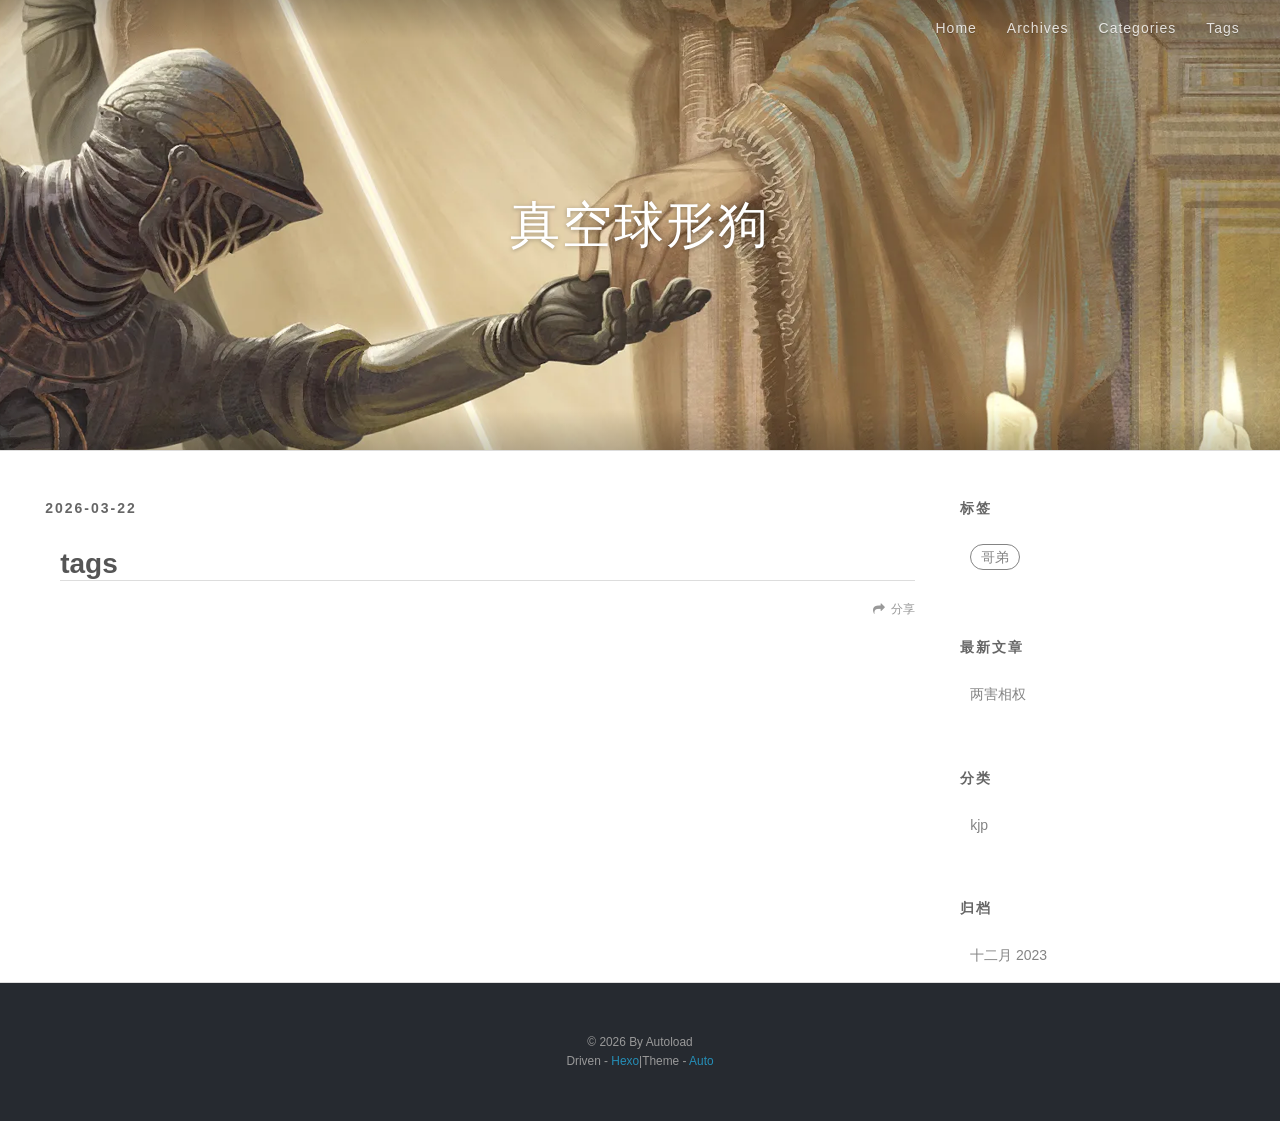
<file: tags/index.html>
<!DOCTYPE html>
<html>
<head>
  <meta charset="utf-8">
  
  <title>tags | 真空球形狗</title>
  <meta name="viewport" content="width=device-width, initial-scale=1, shrink-to-fit=no">
  
    <link rel="shortcut icon" href="/favicon.png">
  
  
<link rel="stylesheet" href="/css/style.css">

<meta name="generator" content="Hexo 8.1.1"></head>

<body>
  <div id="container">
    <div id="wrap">
      <header id="header">
  <div id="banner"></div>
  <div id="header-outer" class="outer">
    <div id="header-title" class="inner">
      <h1 id="logo-wrap">
        <a href="/" id="logo">真空球形狗</a>
      </h1>
      
    </div>
    <div id="header-inner" class="inner">
      <nav id="main-nav">
        <a id="main-nav-toggle" class="nav-icon"></a>
        
          <a class="main-nav-link" href="/">Home</a>
        
          <a class="main-nav-link" href="/archives">Archives</a>
        
          <a class="main-nav-link" href="/categories">Categories</a>
        
          <a class="main-nav-link" href="/tags">Tags</a>
        
      </nav>
    </div>
  </div>
</header>

      <div class="outer">
        <section id="main"><article id="page-" class="h-entry article article-type-page" itemprop="blogPost" itemscope itemtype="https://schema.org/BlogPosting">
  <div class="article-meta">
    <a href="/tags/index.html" class="article-date">
  <time class="dt-published" datetime="2026-03-22T06:24:38.000Z" itemprop="datePublished">2026-03-22</time>
</a>
    
  </div>
  <div class="article-inner">
    
    
      <header class="article-header">
        
  
    <h1 class="p-name article-title" itemprop="headline name">
      tags
    </h1>
  

      </header>
    
    <div class="e-content article-entry" itemprop="articleBody">
      
        
      
    </div>
    <footer class="article-footer">
      <a data-url="http://example.com/tags/index.html" data-id="cuid6VCxvmIy2AwUJNP6smhqu" data-title="tags" class="article-share-link">分享</a>
      
      
      
    </footer>
  </div>
  
    
  
</article>


</section>
        <aside id="sidebar">
  
    
  <div class="widget-wrap">
    <h3 class="widget-title">标签</h3>
    <div class="widget">
      <ul class="tag-list" itemprop="keywords"><li class="tag-list-item"><a class="tag-list-link" href="/tags/%E5%93%A5%E5%BC%9F/" rel="tag">哥弟</a></li></ul>
    </div>
  </div>


  
    
  <div class="widget-wrap">
    <h3 class="widget-title">最新文章</h3>
    <div class="widget">
      <ul>
        
          <li>
            <a href="/2023/12/28/evilforevil/">两害相权</a>
          </li>
        
      </ul>
    </div>
  </div>

  
    
  <div class="widget-wrap">
    <h3 class="widget-title">分类</h3>
    <div class="widget">
      <ul class="category-list"><li class="category-list-item"><a class="category-list-link" href="/categories/kjp/">kjp</a></li></ul>
    </div>
  </div>


  
    
  <div class="widget-wrap">
    <h3 class="widget-title">归档</h3>
    <div class="widget">
      <ul class="archive-list"><li class="archive-list-item"><a class="archive-list-link" href="/archives/2023/12/">十二月 2023</a></li></ul>
    </div>
  </div>

  
</aside>
      </div>
      <footer id="footer">
  
  <div class="outer">
    <div id="footer-info" class="inner">
      &copy; 2026 By Autoload<br>
      Driven - <a href="https://hexo.io/" target="_blank">Hexo</a>|Theme - <a href="https://github.com/autoload/hexo-theme-auto" target="_blank">Auto</a>
    </div>
  </div>
</footer>
    </div>
    <nav id="mobile-nav">
  
    <a href="/" class="mobile-nav-link">Home</a>
  
    <a href="/archives" class="mobile-nav-link">Archives</a>
  
    <a href="/categories" class="mobile-nav-link">Categories</a>
  
    <a href="/tags" class="mobile-nav-link">Tags</a>
  
</nav>
    


<script src="/js/jquery-3.4.1.min.js"></script>


<script src="/js/script.js"></script>




  </div>
</body>
</html>
</file>
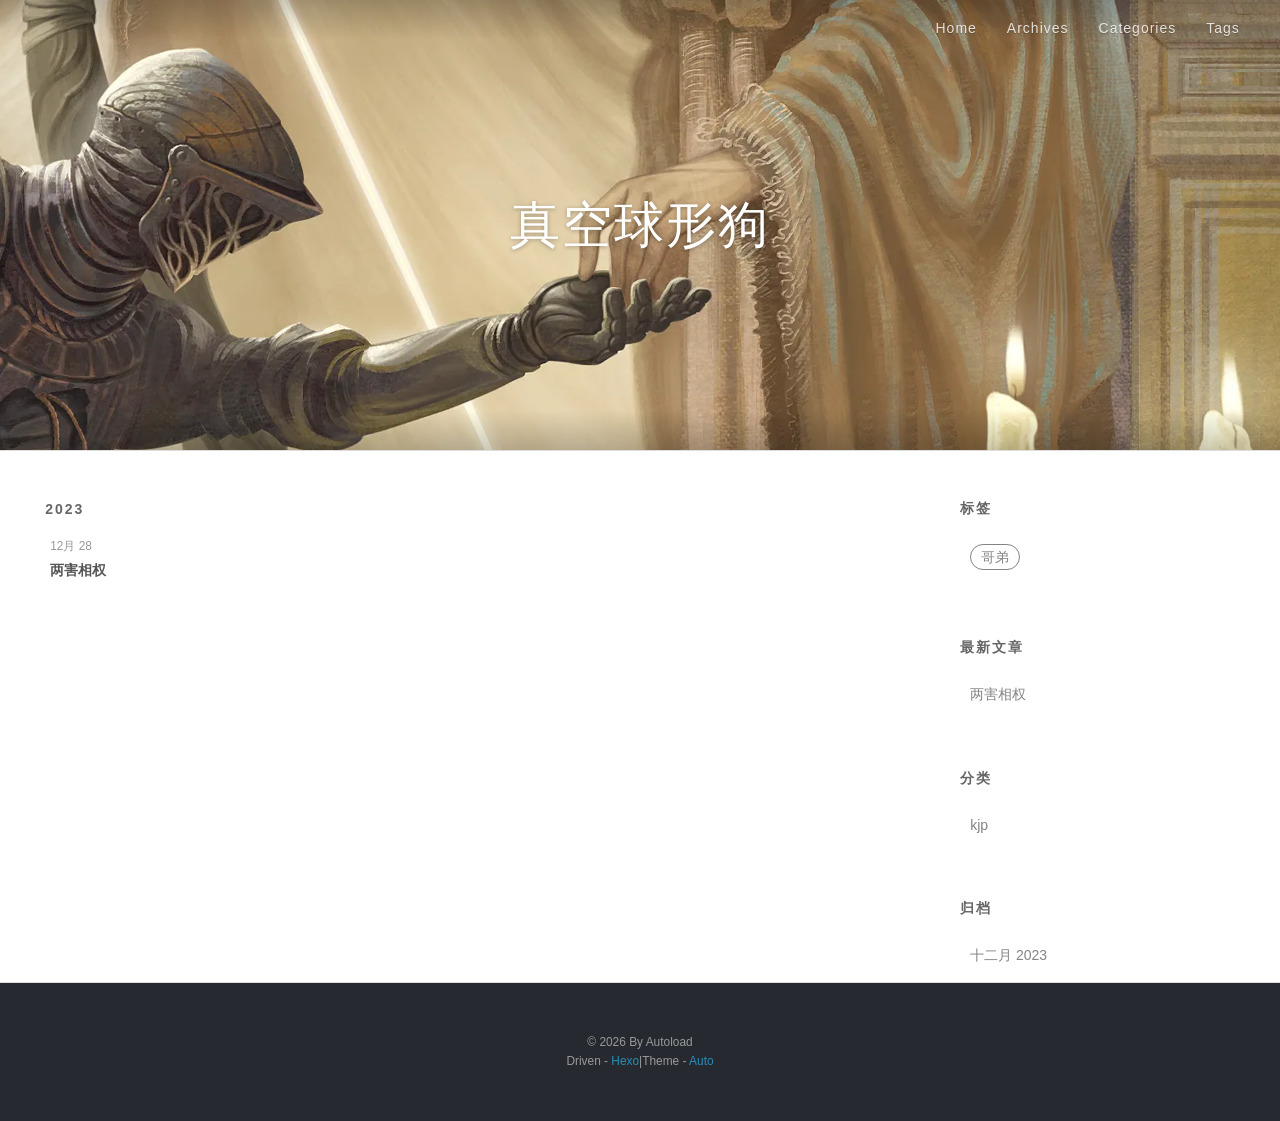
<file: archives/2023/index.html>
<!DOCTYPE html>
<html>
<head>
  <meta charset="utf-8">
  
  <title>归档: 2023 | 真空球形狗</title>
  <meta name="viewport" content="width=device-width, initial-scale=1, shrink-to-fit=no">
  
    <link rel="shortcut icon" href="/favicon.png">
  
  
<link rel="stylesheet" href="/css/style.css">

<meta name="generator" content="Hexo 8.1.1"></head>

<body>
  <div id="container">
    <div id="wrap">
      <header id="header">
  <div id="banner"></div>
  <div id="header-outer" class="outer">
    <div id="header-title" class="inner">
      <h1 id="logo-wrap">
        <a href="/" id="logo">真空球形狗</a>
      </h1>
      
    </div>
    <div id="header-inner" class="inner">
      <nav id="main-nav">
        <a id="main-nav-toggle" class="nav-icon"></a>
        
          <a class="main-nav-link" href="/">Home</a>
        
          <a class="main-nav-link" href="/archives">Archives</a>
        
          <a class="main-nav-link" href="/categories">Categories</a>
        
          <a class="main-nav-link" href="/tags">Tags</a>
        
      </nav>
    </div>
  </div>
</header>

      <div class="outer">
        <section id="main">
  
  
    
    
      
      
      <section class="archives-wrap">
        <div class="archive-year-wrap">
          <a href="/archives/2023" class="archive-year">2023</a>
        </div>
        <div class="archives">
    
    <article class="archive-article archive-type-post">
  <div class="archive-article-inner">
    <header class="archive-article-header">
      <a href="/2023/12/28/evilforevil/" class="archive-article-date">
  <time class="dt-published" datetime="2023-12-27T15:00:00.000Z" itemprop="datePublished">12月 28</time>
</a>
      
  
    <h1 itemprop="name">
      <a class="archive-article-title" href="/2023/12/28/evilforevil/">两害相权</a>
    </h1>
  

    </header>
  </div>
</article>
  
  
    </div></section>
  

</section>
        <aside id="sidebar">
  
    
  <div class="widget-wrap">
    <h3 class="widget-title">标签</h3>
    <div class="widget">
      <ul class="tag-list" itemprop="keywords"><li class="tag-list-item"><a class="tag-list-link" href="/tags/%E5%93%A5%E5%BC%9F/" rel="tag">哥弟</a></li></ul>
    </div>
  </div>


  
    
  <div class="widget-wrap">
    <h3 class="widget-title">最新文章</h3>
    <div class="widget">
      <ul>
        
          <li>
            <a href="/2023/12/28/evilforevil/">两害相权</a>
          </li>
        
      </ul>
    </div>
  </div>

  
    
  <div class="widget-wrap">
    <h3 class="widget-title">分类</h3>
    <div class="widget">
      <ul class="category-list"><li class="category-list-item"><a class="category-list-link" href="/categories/kjp/">kjp</a></li></ul>
    </div>
  </div>


  
    
  <div class="widget-wrap">
    <h3 class="widget-title">归档</h3>
    <div class="widget">
      <ul class="archive-list"><li class="archive-list-item"><a class="archive-list-link" href="/archives/2023/12/">十二月 2023</a></li></ul>
    </div>
  </div>

  
</aside>
      </div>
      <footer id="footer">
  
  <div class="outer">
    <div id="footer-info" class="inner">
      &copy; 2026 By Autoload<br>
      Driven - <a href="https://hexo.io/" target="_blank">Hexo</a>|Theme - <a href="https://github.com/autoload/hexo-theme-auto" target="_blank">Auto</a>
    </div>
  </div>
</footer>
    </div>
    <nav id="mobile-nav">
  
    <a href="/" class="mobile-nav-link">Home</a>
  
    <a href="/archives" class="mobile-nav-link">Archives</a>
  
    <a href="/categories" class="mobile-nav-link">Categories</a>
  
    <a href="/tags" class="mobile-nav-link">Tags</a>
  
</nav>
    


<script src="/js/jquery-3.4.1.min.js"></script>


<script src="/js/script.js"></script>




  </div>
</body>
</html>
</file>
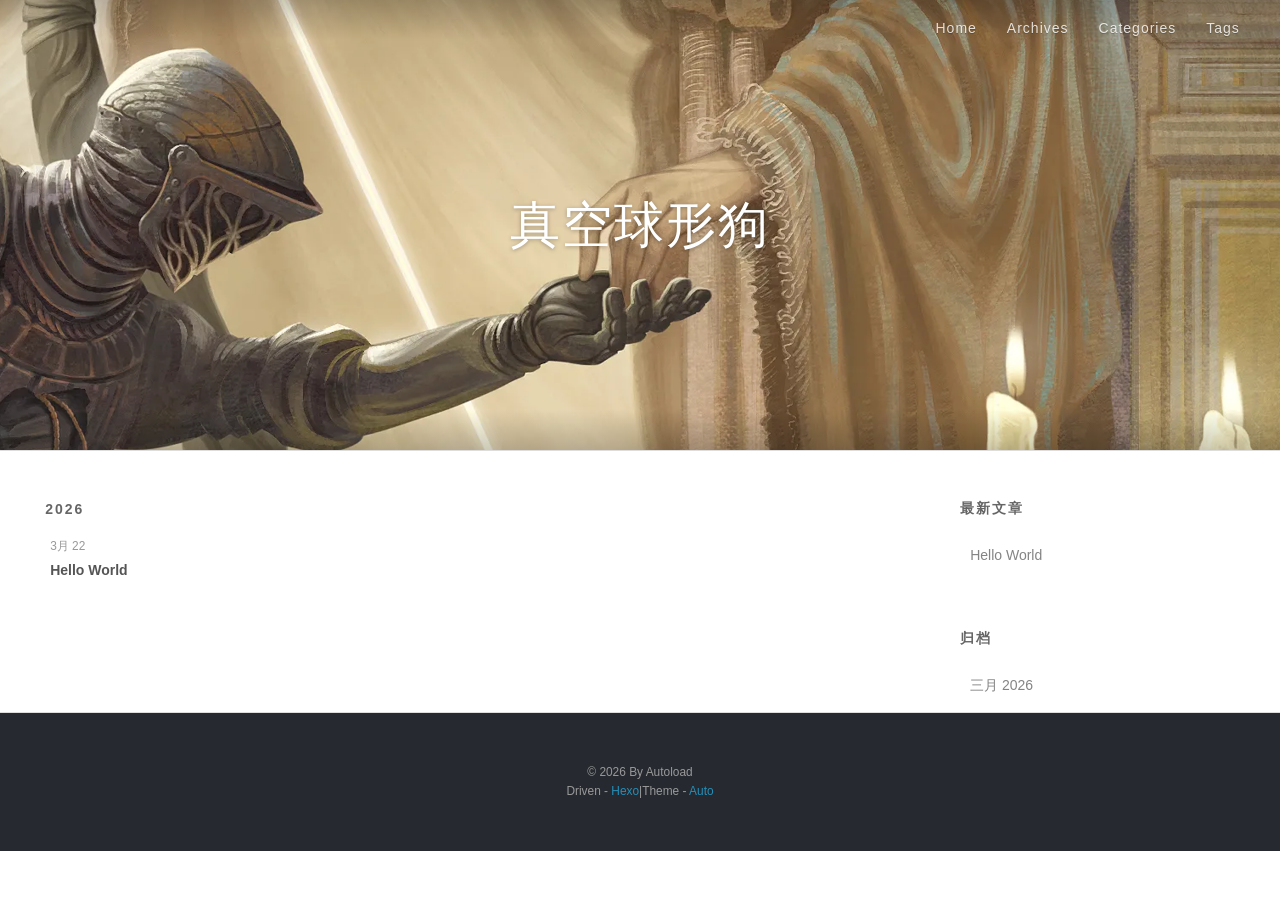
<file: archives/2026/index.html>
<!DOCTYPE html>
<html>
<head>
  <meta charset="utf-8">
  
  <title>归档: 2026 | 真空球形狗</title>
  <meta name="viewport" content="width=device-width, initial-scale=1, shrink-to-fit=no">
  
    <link rel="shortcut icon" href="/favicon.png">
  
  
<link rel="stylesheet" href="/css/style.css">

<meta name="generator" content="Hexo 8.1.1"></head>

<body>
  <div id="container">
    <div id="wrap">
      <header id="header">
  <div id="banner"></div>
  <div id="header-outer" class="outer">
    <div id="header-title" class="inner">
      <h1 id="logo-wrap">
        <a href="/" id="logo">真空球形狗</a>
      </h1>
      
    </div>
    <div id="header-inner" class="inner">
      <nav id="main-nav">
        <a id="main-nav-toggle" class="nav-icon"></a>
        
          <a class="main-nav-link" href="/">Home</a>
        
          <a class="main-nav-link" href="/archives">Archives</a>
        
          <a class="main-nav-link" href="/categories">Categories</a>
        
          <a class="main-nav-link" href="/tags">Tags</a>
        
      </nav>
    </div>
  </div>
</header>

      <div class="outer">
        <section id="main">
  
  
    
    
      
      
      <section class="archives-wrap">
        <div class="archive-year-wrap">
          <a href="/archives/2026" class="archive-year">2026</a>
        </div>
        <div class="archives">
    
    <article class="archive-article archive-type-post">
  <div class="archive-article-inner">
    <header class="archive-article-header">
      <a href="/2026/03/22/hello-world/" class="archive-article-date">
  <time class="dt-published" datetime="2026-03-22T05:47:43.983Z" itemprop="datePublished">3月 22</time>
</a>
      
  
    <h1 itemprop="name">
      <a class="archive-article-title" href="/2026/03/22/hello-world/">Hello World</a>
    </h1>
  

    </header>
  </div>
</article>
  
  
    </div></section>
  

</section>
        <aside id="sidebar">
  
    

  
    
  <div class="widget-wrap">
    <h3 class="widget-title">最新文章</h3>
    <div class="widget">
      <ul>
        
          <li>
            <a href="/2026/03/22/hello-world/">Hello World</a>
          </li>
        
      </ul>
    </div>
  </div>

  
    

  
    
  <div class="widget-wrap">
    <h3 class="widget-title">归档</h3>
    <div class="widget">
      <ul class="archive-list"><li class="archive-list-item"><a class="archive-list-link" href="/archives/2026/03/">三月 2026</a></li></ul>
    </div>
  </div>

  
</aside>
      </div>
      <footer id="footer">
  
  <div class="outer">
    <div id="footer-info" class="inner">
      &copy; 2026 By Autoload<br>
      Driven - <a href="https://hexo.io/" target="_blank">Hexo</a>|Theme - <a href="https://github.com/autoload/hexo-theme-auto" target="_blank">Auto</a>
    </div>
  </div>
</footer>
    </div>
    <nav id="mobile-nav">
  
    <a href="/" class="mobile-nav-link">Home</a>
  
    <a href="/archives" class="mobile-nav-link">Archives</a>
  
    <a href="/categories" class="mobile-nav-link">Categories</a>
  
    <a href="/tags" class="mobile-nav-link">Tags</a>
  
</nav>
    


<script src="/js/jquery-3.4.1.min.js"></script>


<script src="/js/script.js"></script>




  </div>
</body>
</html>
</file>
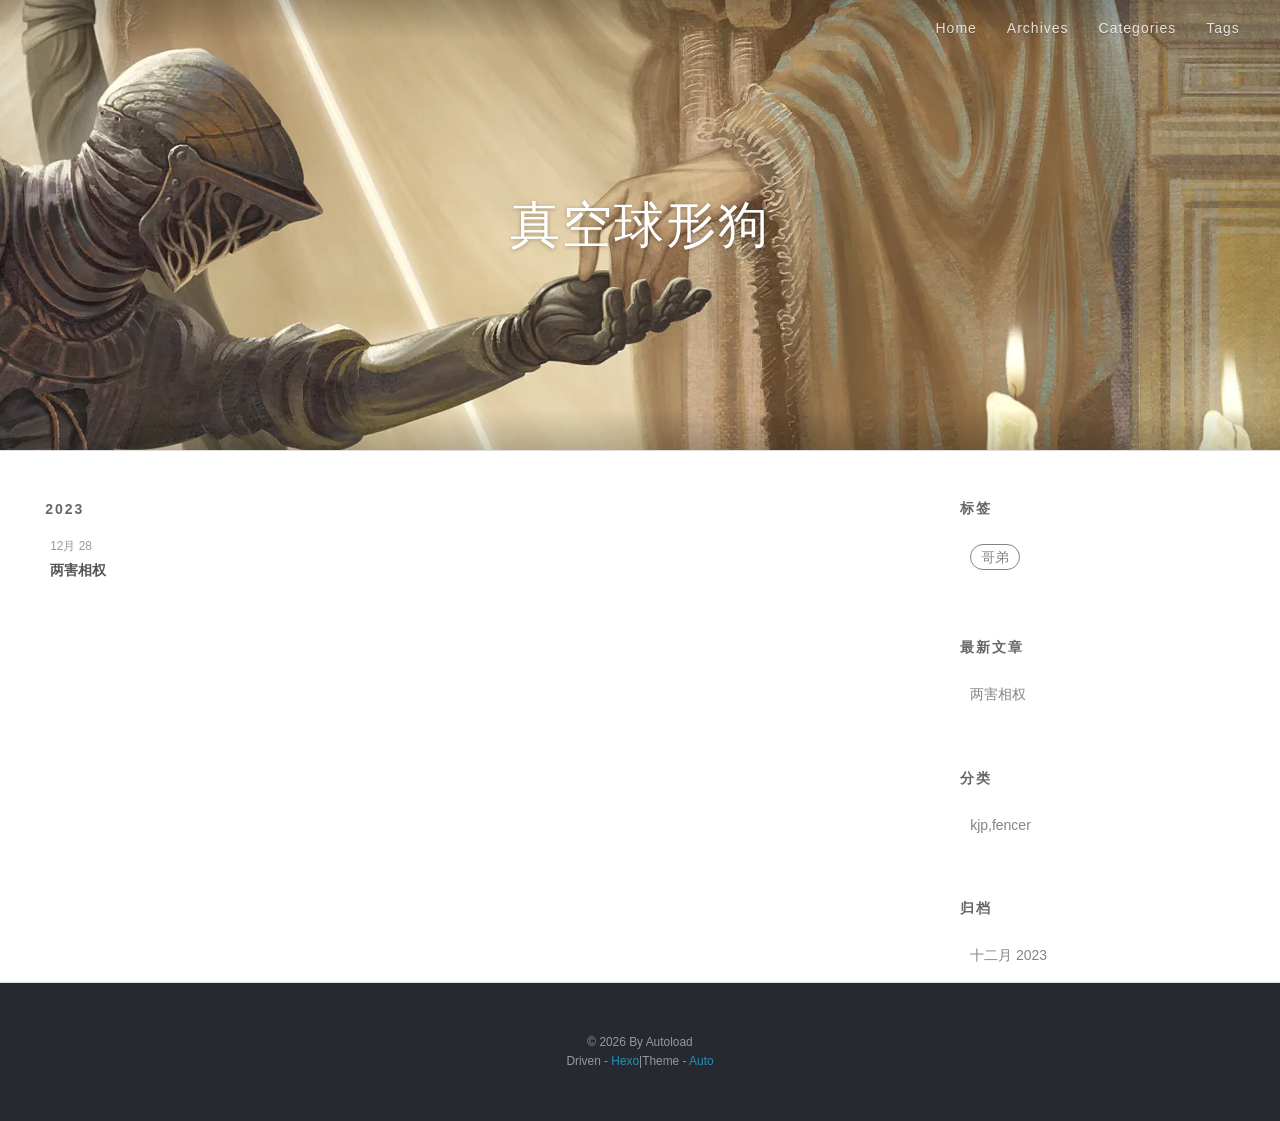
<file: categories/kjp-fencer/index.html>
<!DOCTYPE html>
<html>
<head>
  <meta charset="utf-8">
  
  <title>目录: kjp,fencer | 真空球形狗</title>
  <meta name="viewport" content="width=device-width, initial-scale=1, shrink-to-fit=no">
  
    <link rel="shortcut icon" href="/favicon.png">
  
  
<link rel="stylesheet" href="/css/style.css">

<meta name="generator" content="Hexo 8.1.1"></head>

<body>
  <div id="container">
    <div id="wrap">
      <header id="header">
  <div id="banner"></div>
  <div id="header-outer" class="outer">
    <div id="header-title" class="inner">
      <h1 id="logo-wrap">
        <a href="/" id="logo">真空球形狗</a>
      </h1>
      
    </div>
    <div id="header-inner" class="inner">
      <nav id="main-nav">
        <a id="main-nav-toggle" class="nav-icon"></a>
        
          <a class="main-nav-link" href="/">Home</a>
        
          <a class="main-nav-link" href="/archives">Archives</a>
        
          <a class="main-nav-link" href="/categories">Categories</a>
        
          <a class="main-nav-link" href="/tags">Tags</a>
        
      </nav>
    </div>
  </div>
</header>

      <div class="outer">
        <section id="main">
  
  
    
    
      
      
      <section class="archives-wrap">
        <div class="archive-year-wrap">
          <a href="/archives/2023" class="archive-year">2023</a>
        </div>
        <div class="archives">
    
    <article class="archive-article archive-type-post">
  <div class="archive-article-inner">
    <header class="archive-article-header">
      <a href="/loredan-dogbrother-3" class="archive-article-date">
  <time class="dt-published" datetime="2023-12-27T15:00:00.000Z" itemprop="datePublished">12月 28</time>
</a>
      
  
    <h1 itemprop="name">
      <a class="archive-article-title" href="/loredan-dogbrother-3">两害相权</a>
    </h1>
  

    </header>
  </div>
</article>
  
  
    </div></section>
  


</section>
        <aside id="sidebar">
  
    
  <div class="widget-wrap">
    <h3 class="widget-title">标签</h3>
    <div class="widget">
      <ul class="tag-list" itemprop="keywords"><li class="tag-list-item"><a class="tag-list-link" href="/tags/%E5%93%A5%E5%BC%9F/" rel="tag">哥弟</a></li></ul>
    </div>
  </div>


  
    
  <div class="widget-wrap">
    <h3 class="widget-title">最新文章</h3>
    <div class="widget">
      <ul>
        
          <li>
            <a href="/loredan-dogbrother-3">两害相权</a>
          </li>
        
      </ul>
    </div>
  </div>

  
    
  <div class="widget-wrap">
    <h3 class="widget-title">分类</h3>
    <div class="widget">
      <ul class="category-list"><li class="category-list-item"><a class="category-list-link" href="/categories/kjp-fencer/">kjp,fencer</a></li></ul>
    </div>
  </div>


  
    
  <div class="widget-wrap">
    <h3 class="widget-title">归档</h3>
    <div class="widget">
      <ul class="archive-list"><li class="archive-list-item"><a class="archive-list-link" href="/archives/2023/12/">十二月 2023</a></li></ul>
    </div>
  </div>

  
</aside>
      </div>
      <footer id="footer">
  
  <div class="outer">
    <div id="footer-info" class="inner">
      &copy; 2026 By Autoload<br>
      Driven - <a href="https://hexo.io/" target="_blank">Hexo</a>|Theme - <a href="https://github.com/autoload/hexo-theme-auto" target="_blank">Auto</a>
    </div>
  </div>
</footer>
    </div>
    <nav id="mobile-nav">
  
    <a href="/" class="mobile-nav-link">Home</a>
  
    <a href="/archives" class="mobile-nav-link">Archives</a>
  
    <a href="/categories" class="mobile-nav-link">Categories</a>
  
    <a href="/tags" class="mobile-nav-link">Tags</a>
  
</nav>
    


<script src="/js/jquery-3.4.1.min.js"></script>


<script src="/js/script.js"></script>




  </div>
</body>
</html>
</file>
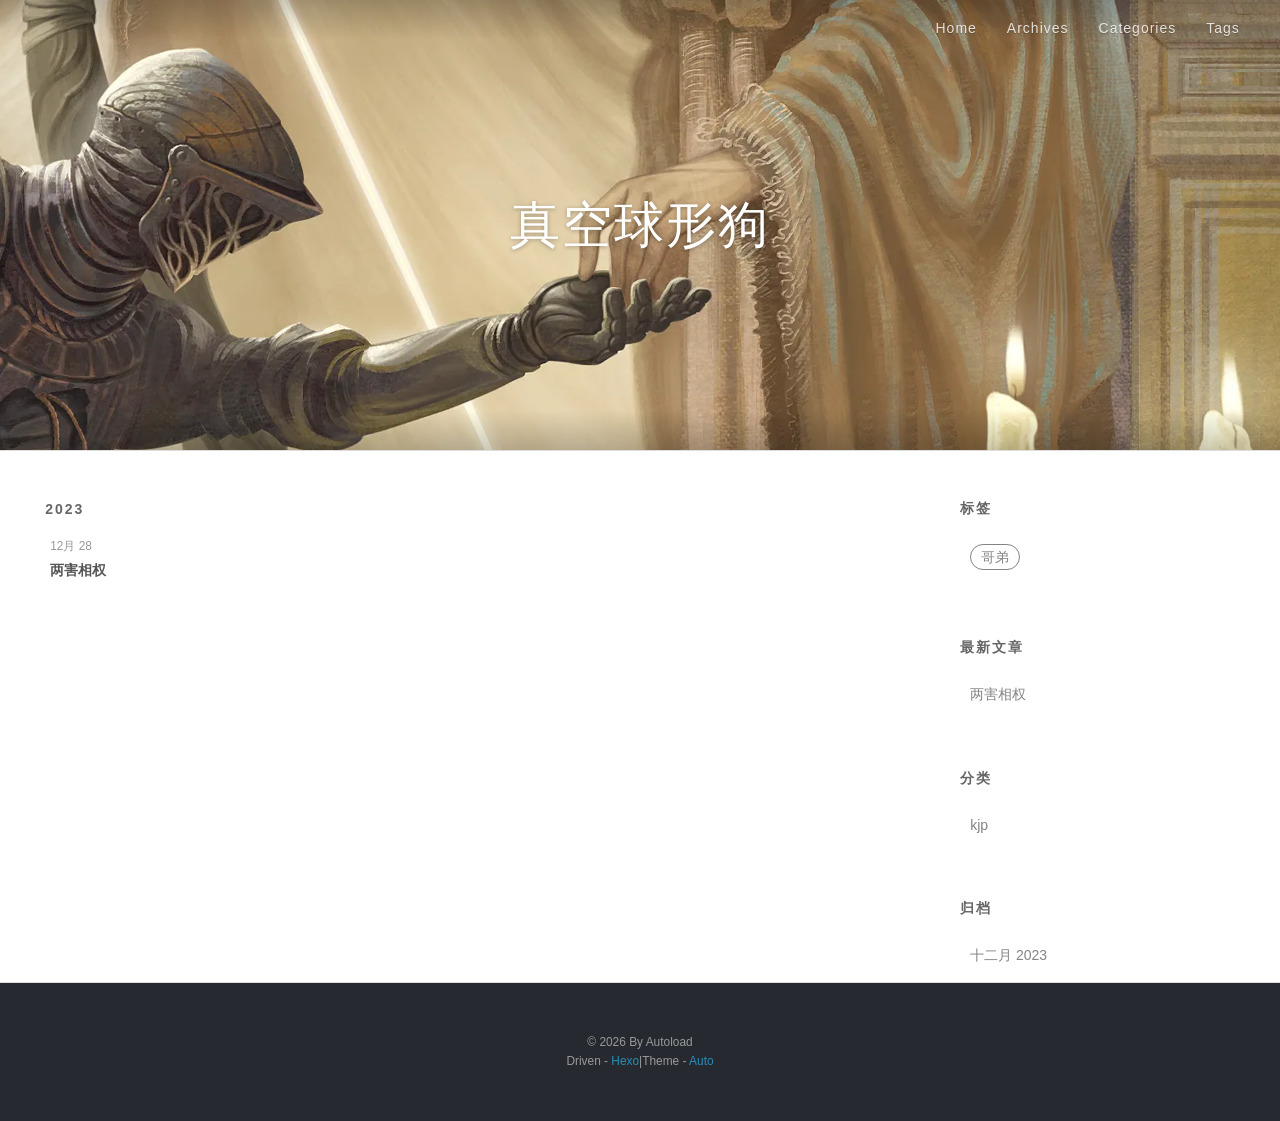
<file: categories/kjp/index.html>
<!DOCTYPE html>
<html>
<head>
  <meta charset="utf-8">
  
  <title>目录: kjp | 真空球形狗</title>
  <meta name="viewport" content="width=device-width, initial-scale=1, shrink-to-fit=no">
  
    <link rel="shortcut icon" href="/favicon.png">
  
  
<link rel="stylesheet" href="/css/style.css">

<meta name="generator" content="Hexo 8.1.1"></head>

<body>
  <div id="container">
    <div id="wrap">
      <header id="header">
  <div id="banner"></div>
  <div id="header-outer" class="outer">
    <div id="header-title" class="inner">
      <h1 id="logo-wrap">
        <a href="/" id="logo">真空球形狗</a>
      </h1>
      
    </div>
    <div id="header-inner" class="inner">
      <nav id="main-nav">
        <a id="main-nav-toggle" class="nav-icon"></a>
        
          <a class="main-nav-link" href="/">Home</a>
        
          <a class="main-nav-link" href="/archives">Archives</a>
        
          <a class="main-nav-link" href="/categories">Categories</a>
        
          <a class="main-nav-link" href="/tags">Tags</a>
        
      </nav>
    </div>
  </div>
</header>

      <div class="outer">
        <section id="main">
  
  
    
    
      
      
      <section class="archives-wrap">
        <div class="archive-year-wrap">
          <a href="/archives/2023" class="archive-year">2023</a>
        </div>
        <div class="archives">
    
    <article class="archive-article archive-type-post">
  <div class="archive-article-inner">
    <header class="archive-article-header">
      <a href="/2023/12/28/evilforevil/" class="archive-article-date">
  <time class="dt-published" datetime="2023-12-27T15:00:00.000Z" itemprop="datePublished">12月 28</time>
</a>
      
  
    <h1 itemprop="name">
      <a class="archive-article-title" href="/2023/12/28/evilforevil/">两害相权</a>
    </h1>
  

    </header>
  </div>
</article>
  
  
    </div></section>
  


</section>
        <aside id="sidebar">
  
    
  <div class="widget-wrap">
    <h3 class="widget-title">标签</h3>
    <div class="widget">
      <ul class="tag-list" itemprop="keywords"><li class="tag-list-item"><a class="tag-list-link" href="/tags/%E5%93%A5%E5%BC%9F/" rel="tag">哥弟</a></li></ul>
    </div>
  </div>


  
    
  <div class="widget-wrap">
    <h3 class="widget-title">最新文章</h3>
    <div class="widget">
      <ul>
        
          <li>
            <a href="/2023/12/28/evilforevil/">两害相权</a>
          </li>
        
      </ul>
    </div>
  </div>

  
    
  <div class="widget-wrap">
    <h3 class="widget-title">分类</h3>
    <div class="widget">
      <ul class="category-list"><li class="category-list-item"><a class="category-list-link" href="/categories/kjp/">kjp</a></li></ul>
    </div>
  </div>


  
    
  <div class="widget-wrap">
    <h3 class="widget-title">归档</h3>
    <div class="widget">
      <ul class="archive-list"><li class="archive-list-item"><a class="archive-list-link" href="/archives/2023/12/">十二月 2023</a></li></ul>
    </div>
  </div>

  
</aside>
      </div>
      <footer id="footer">
  
  <div class="outer">
    <div id="footer-info" class="inner">
      &copy; 2026 By Autoload<br>
      Driven - <a href="https://hexo.io/" target="_blank">Hexo</a>|Theme - <a href="https://github.com/autoload/hexo-theme-auto" target="_blank">Auto</a>
    </div>
  </div>
</footer>
    </div>
    <nav id="mobile-nav">
  
    <a href="/" class="mobile-nav-link">Home</a>
  
    <a href="/archives" class="mobile-nav-link">Archives</a>
  
    <a href="/categories" class="mobile-nav-link">Categories</a>
  
    <a href="/tags" class="mobile-nav-link">Tags</a>
  
</nav>
    


<script src="/js/jquery-3.4.1.min.js"></script>


<script src="/js/script.js"></script>




  </div>
</body>
</html>
</file>
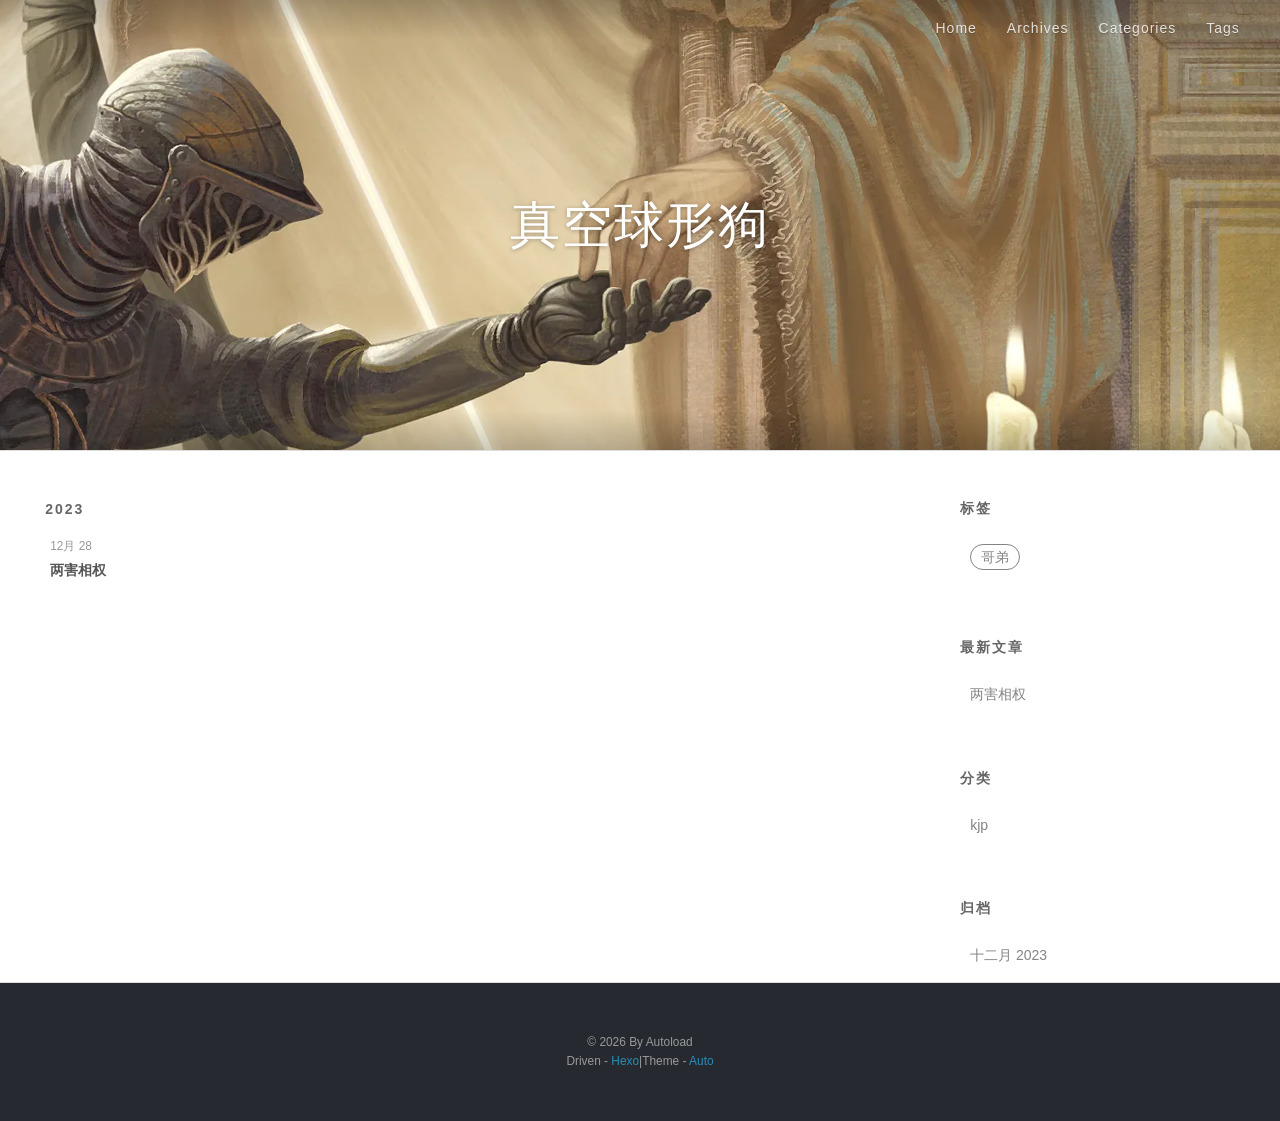
<file: tags/哥弟/index.html>
<!DOCTYPE html>
<html>
<head>
  <meta charset="utf-8">
  
  <title>标签: 哥弟 | 真空球形狗</title>
  <meta name="viewport" content="width=device-width, initial-scale=1, shrink-to-fit=no">
  
    <link rel="shortcut icon" href="/favicon.png">
  
  
<link rel="stylesheet" href="/css/style.css">

<meta name="generator" content="Hexo 8.1.1"></head>

<body>
  <div id="container">
    <div id="wrap">
      <header id="header">
  <div id="banner"></div>
  <div id="header-outer" class="outer">
    <div id="header-title" class="inner">
      <h1 id="logo-wrap">
        <a href="/" id="logo">真空球形狗</a>
      </h1>
      
    </div>
    <div id="header-inner" class="inner">
      <nav id="main-nav">
        <a id="main-nav-toggle" class="nav-icon"></a>
        
          <a class="main-nav-link" href="/">Home</a>
        
          <a class="main-nav-link" href="/archives">Archives</a>
        
          <a class="main-nav-link" href="/categories">Categories</a>
        
          <a class="main-nav-link" href="/tags">Tags</a>
        
      </nav>
    </div>
  </div>
</header>

      <div class="outer">
        <section id="main">
  
  
    
    
      
      
      <section class="archives-wrap">
        <div class="archive-year-wrap">
          <a href="/archives/2023" class="archive-year">2023</a>
        </div>
        <div class="archives">
    
    <article class="archive-article archive-type-post">
  <div class="archive-article-inner">
    <header class="archive-article-header">
      <a href="/2023/12/28/evilforevil/" class="archive-article-date">
  <time class="dt-published" datetime="2023-12-27T15:00:00.000Z" itemprop="datePublished">12月 28</time>
</a>
      
  
    <h1 itemprop="name">
      <a class="archive-article-title" href="/2023/12/28/evilforevil/">两害相权</a>
    </h1>
  

    </header>
  </div>
</article>
  
  
    </div></section>
  

</section>
        <aside id="sidebar">
  
    
  <div class="widget-wrap">
    <h3 class="widget-title">标签</h3>
    <div class="widget">
      <ul class="tag-list" itemprop="keywords"><li class="tag-list-item"><a class="tag-list-link" href="/tags/%E5%93%A5%E5%BC%9F/" rel="tag">哥弟</a></li></ul>
    </div>
  </div>


  
    
  <div class="widget-wrap">
    <h3 class="widget-title">最新文章</h3>
    <div class="widget">
      <ul>
        
          <li>
            <a href="/2023/12/28/evilforevil/">两害相权</a>
          </li>
        
      </ul>
    </div>
  </div>

  
    
  <div class="widget-wrap">
    <h3 class="widget-title">分类</h3>
    <div class="widget">
      <ul class="category-list"><li class="category-list-item"><a class="category-list-link" href="/categories/kjp/">kjp</a></li></ul>
    </div>
  </div>


  
    
  <div class="widget-wrap">
    <h3 class="widget-title">归档</h3>
    <div class="widget">
      <ul class="archive-list"><li class="archive-list-item"><a class="archive-list-link" href="/archives/2023/12/">十二月 2023</a></li></ul>
    </div>
  </div>

  
</aside>
      </div>
      <footer id="footer">
  
  <div class="outer">
    <div id="footer-info" class="inner">
      &copy; 2026 By Autoload<br>
      Driven - <a href="https://hexo.io/" target="_blank">Hexo</a>|Theme - <a href="https://github.com/autoload/hexo-theme-auto" target="_blank">Auto</a>
    </div>
  </div>
</footer>
    </div>
    <nav id="mobile-nav">
  
    <a href="/" class="mobile-nav-link">Home</a>
  
    <a href="/archives" class="mobile-nav-link">Archives</a>
  
    <a href="/categories" class="mobile-nav-link">Categories</a>
  
    <a href="/tags" class="mobile-nav-link">Tags</a>
  
</nav>
    


<script src="/js/jquery-3.4.1.min.js"></script>


<script src="/js/script.js"></script>




  </div>
</body>
</html>
</file>
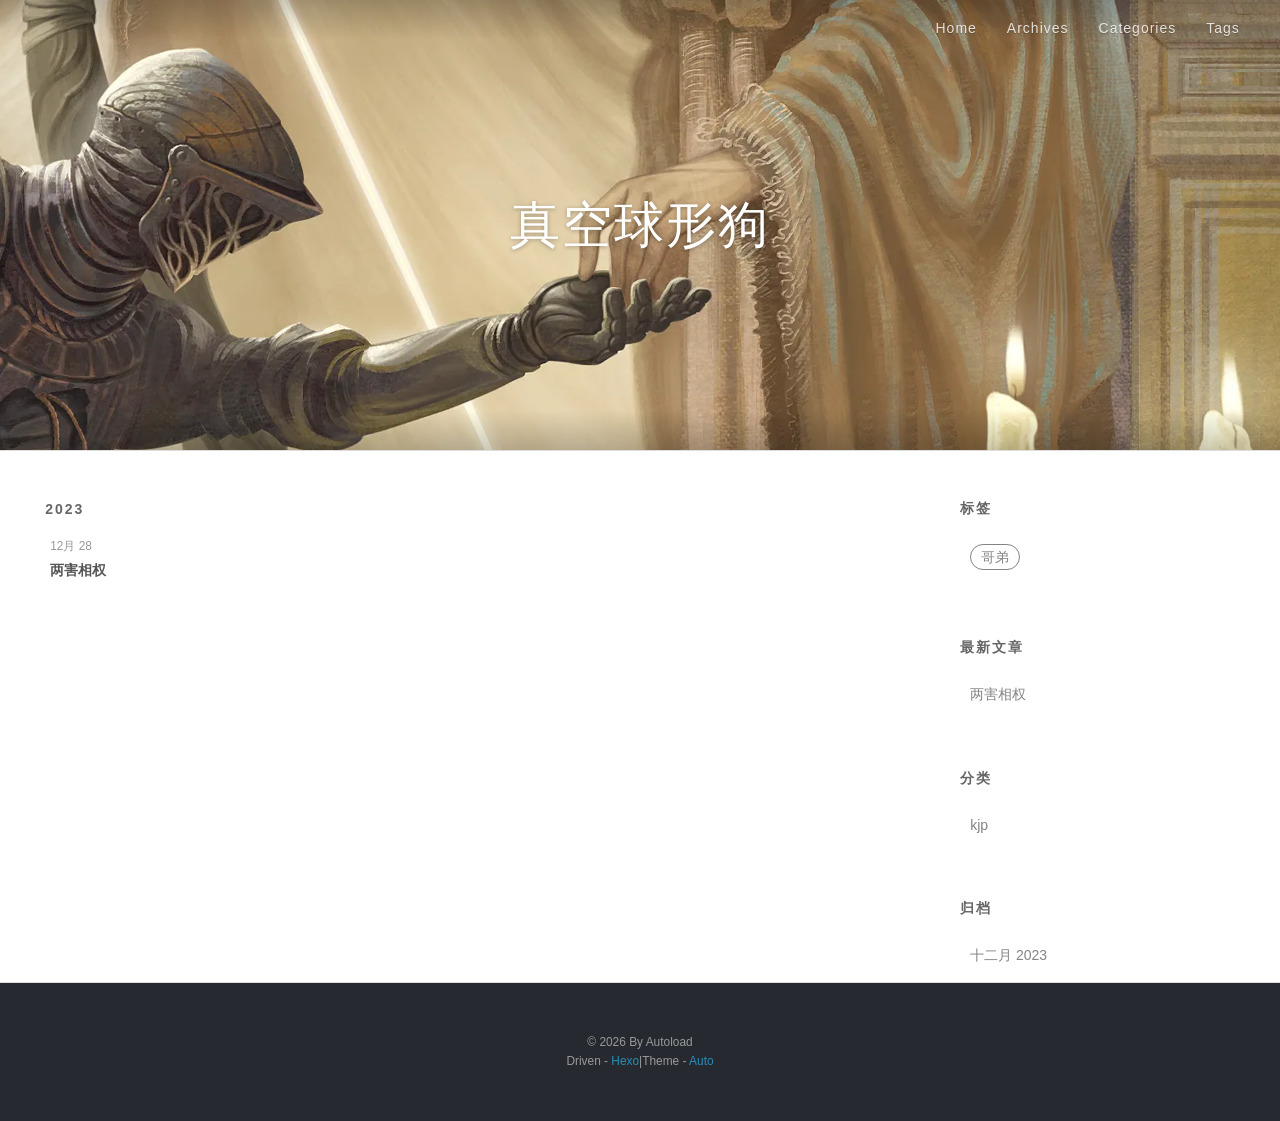
<file: archives/2023/12/index.html>
<!DOCTYPE html>
<html>
<head>
  <meta charset="utf-8">
  
  <title>归档: 2023/12 | 真空球形狗</title>
  <meta name="viewport" content="width=device-width, initial-scale=1, shrink-to-fit=no">
  
    <link rel="shortcut icon" href="/favicon.png">
  
  
<link rel="stylesheet" href="/css/style.css">

<meta name="generator" content="Hexo 8.1.1"></head>

<body>
  <div id="container">
    <div id="wrap">
      <header id="header">
  <div id="banner"></div>
  <div id="header-outer" class="outer">
    <div id="header-title" class="inner">
      <h1 id="logo-wrap">
        <a href="/" id="logo">真空球形狗</a>
      </h1>
      
    </div>
    <div id="header-inner" class="inner">
      <nav id="main-nav">
        <a id="main-nav-toggle" class="nav-icon"></a>
        
          <a class="main-nav-link" href="/">Home</a>
        
          <a class="main-nav-link" href="/archives">Archives</a>
        
          <a class="main-nav-link" href="/categories">Categories</a>
        
          <a class="main-nav-link" href="/tags">Tags</a>
        
      </nav>
    </div>
  </div>
</header>

      <div class="outer">
        <section id="main">
  
  
    
    
      
      
      <section class="archives-wrap">
        <div class="archive-year-wrap">
          <a href="/archives/2023" class="archive-year">2023</a>
        </div>
        <div class="archives">
    
    <article class="archive-article archive-type-post">
  <div class="archive-article-inner">
    <header class="archive-article-header">
      <a href="/2023/12/28/evilforevil/" class="archive-article-date">
  <time class="dt-published" datetime="2023-12-27T15:00:00.000Z" itemprop="datePublished">12月 28</time>
</a>
      
  
    <h1 itemprop="name">
      <a class="archive-article-title" href="/2023/12/28/evilforevil/">两害相权</a>
    </h1>
  

    </header>
  </div>
</article>
  
  
    </div></section>
  

</section>
        <aside id="sidebar">
  
    
  <div class="widget-wrap">
    <h3 class="widget-title">标签</h3>
    <div class="widget">
      <ul class="tag-list" itemprop="keywords"><li class="tag-list-item"><a class="tag-list-link" href="/tags/%E5%93%A5%E5%BC%9F/" rel="tag">哥弟</a></li></ul>
    </div>
  </div>


  
    
  <div class="widget-wrap">
    <h3 class="widget-title">最新文章</h3>
    <div class="widget">
      <ul>
        
          <li>
            <a href="/2023/12/28/evilforevil/">两害相权</a>
          </li>
        
      </ul>
    </div>
  </div>

  
    
  <div class="widget-wrap">
    <h3 class="widget-title">分类</h3>
    <div class="widget">
      <ul class="category-list"><li class="category-list-item"><a class="category-list-link" href="/categories/kjp/">kjp</a></li></ul>
    </div>
  </div>


  
    
  <div class="widget-wrap">
    <h3 class="widget-title">归档</h3>
    <div class="widget">
      <ul class="archive-list"><li class="archive-list-item"><a class="archive-list-link" href="/archives/2023/12/">十二月 2023</a></li></ul>
    </div>
  </div>

  
</aside>
      </div>
      <footer id="footer">
  
  <div class="outer">
    <div id="footer-info" class="inner">
      &copy; 2026 By Autoload<br>
      Driven - <a href="https://hexo.io/" target="_blank">Hexo</a>|Theme - <a href="https://github.com/autoload/hexo-theme-auto" target="_blank">Auto</a>
    </div>
  </div>
</footer>
    </div>
    <nav id="mobile-nav">
  
    <a href="/" class="mobile-nav-link">Home</a>
  
    <a href="/archives" class="mobile-nav-link">Archives</a>
  
    <a href="/categories" class="mobile-nav-link">Categories</a>
  
    <a href="/tags" class="mobile-nav-link">Tags</a>
  
</nav>
    


<script src="/js/jquery-3.4.1.min.js"></script>


<script src="/js/script.js"></script>




  </div>
</body>
</html>
</file>
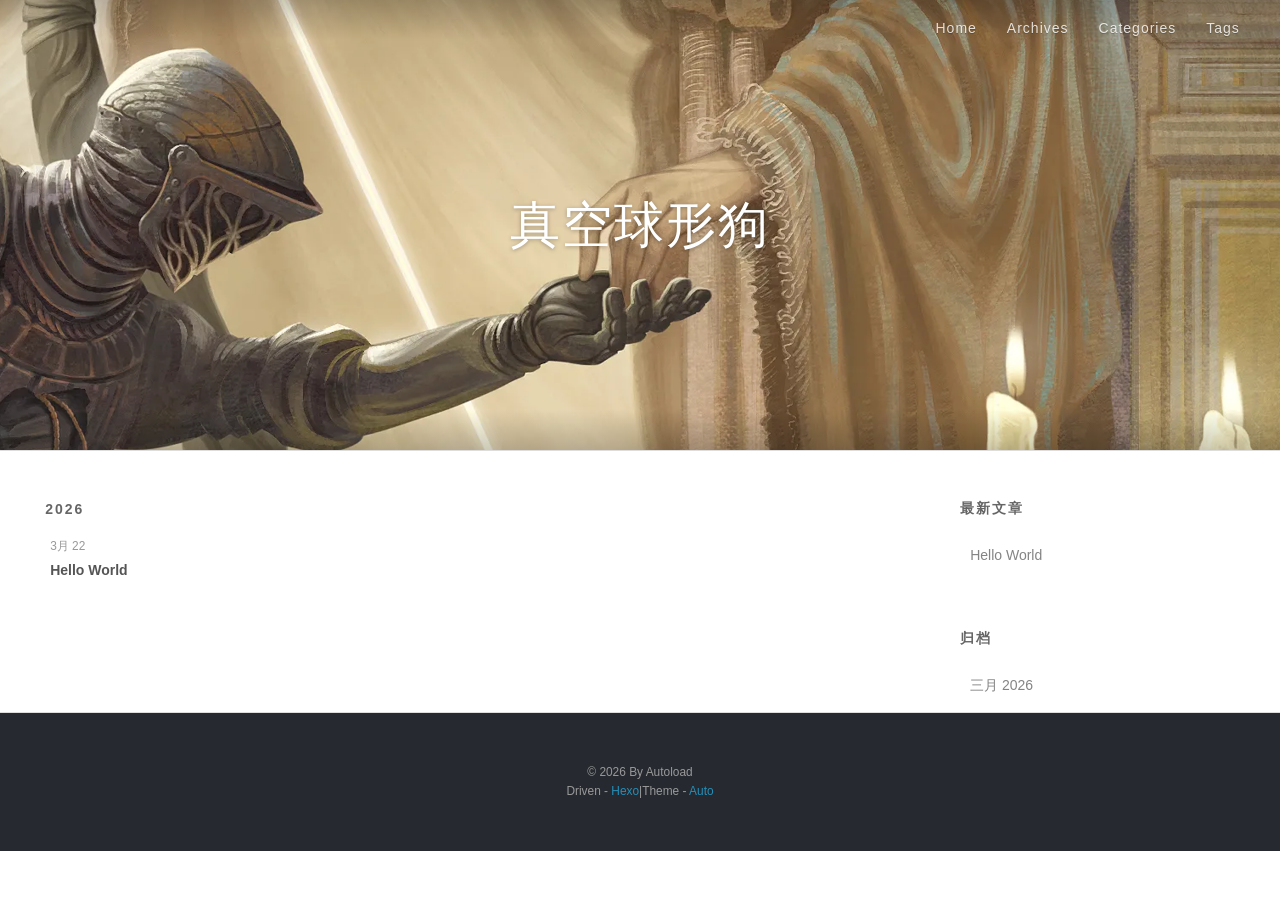
<file: archives/2026/03/index.html>
<!DOCTYPE html>
<html>
<head>
  <meta charset="utf-8">
  
  <title>归档: 2026/3 | 真空球形狗</title>
  <meta name="viewport" content="width=device-width, initial-scale=1, shrink-to-fit=no">
  
    <link rel="shortcut icon" href="/favicon.png">
  
  
<link rel="stylesheet" href="/css/style.css">

<meta name="generator" content="Hexo 8.1.1"></head>

<body>
  <div id="container">
    <div id="wrap">
      <header id="header">
  <div id="banner"></div>
  <div id="header-outer" class="outer">
    <div id="header-title" class="inner">
      <h1 id="logo-wrap">
        <a href="/" id="logo">真空球形狗</a>
      </h1>
      
    </div>
    <div id="header-inner" class="inner">
      <nav id="main-nav">
        <a id="main-nav-toggle" class="nav-icon"></a>
        
          <a class="main-nav-link" href="/">Home</a>
        
          <a class="main-nav-link" href="/archives">Archives</a>
        
          <a class="main-nav-link" href="/categories">Categories</a>
        
          <a class="main-nav-link" href="/tags">Tags</a>
        
      </nav>
    </div>
  </div>
</header>

      <div class="outer">
        <section id="main">
  
  
    
    
      
      
      <section class="archives-wrap">
        <div class="archive-year-wrap">
          <a href="/archives/2026" class="archive-year">2026</a>
        </div>
        <div class="archives">
    
    <article class="archive-article archive-type-post">
  <div class="archive-article-inner">
    <header class="archive-article-header">
      <a href="/2026/03/22/hello-world/" class="archive-article-date">
  <time class="dt-published" datetime="2026-03-22T05:47:43.983Z" itemprop="datePublished">3月 22</time>
</a>
      
  
    <h1 itemprop="name">
      <a class="archive-article-title" href="/2026/03/22/hello-world/">Hello World</a>
    </h1>
  

    </header>
  </div>
</article>
  
  
    </div></section>
  

</section>
        <aside id="sidebar">
  
    

  
    
  <div class="widget-wrap">
    <h3 class="widget-title">最新文章</h3>
    <div class="widget">
      <ul>
        
          <li>
            <a href="/2026/03/22/hello-world/">Hello World</a>
          </li>
        
      </ul>
    </div>
  </div>

  
    

  
    
  <div class="widget-wrap">
    <h3 class="widget-title">归档</h3>
    <div class="widget">
      <ul class="archive-list"><li class="archive-list-item"><a class="archive-list-link" href="/archives/2026/03/">三月 2026</a></li></ul>
    </div>
  </div>

  
</aside>
      </div>
      <footer id="footer">
  
  <div class="outer">
    <div id="footer-info" class="inner">
      &copy; 2026 By Autoload<br>
      Driven - <a href="https://hexo.io/" target="_blank">Hexo</a>|Theme - <a href="https://github.com/autoload/hexo-theme-auto" target="_blank">Auto</a>
    </div>
  </div>
</footer>
    </div>
    <nav id="mobile-nav">
  
    <a href="/" class="mobile-nav-link">Home</a>
  
    <a href="/archives" class="mobile-nav-link">Archives</a>
  
    <a href="/categories" class="mobile-nav-link">Categories</a>
  
    <a href="/tags" class="mobile-nav-link">Tags</a>
  
</nav>
    


<script src="/js/jquery-3.4.1.min.js"></script>


<script src="/js/script.js"></script>




  </div>
</body>
</html>
</file>
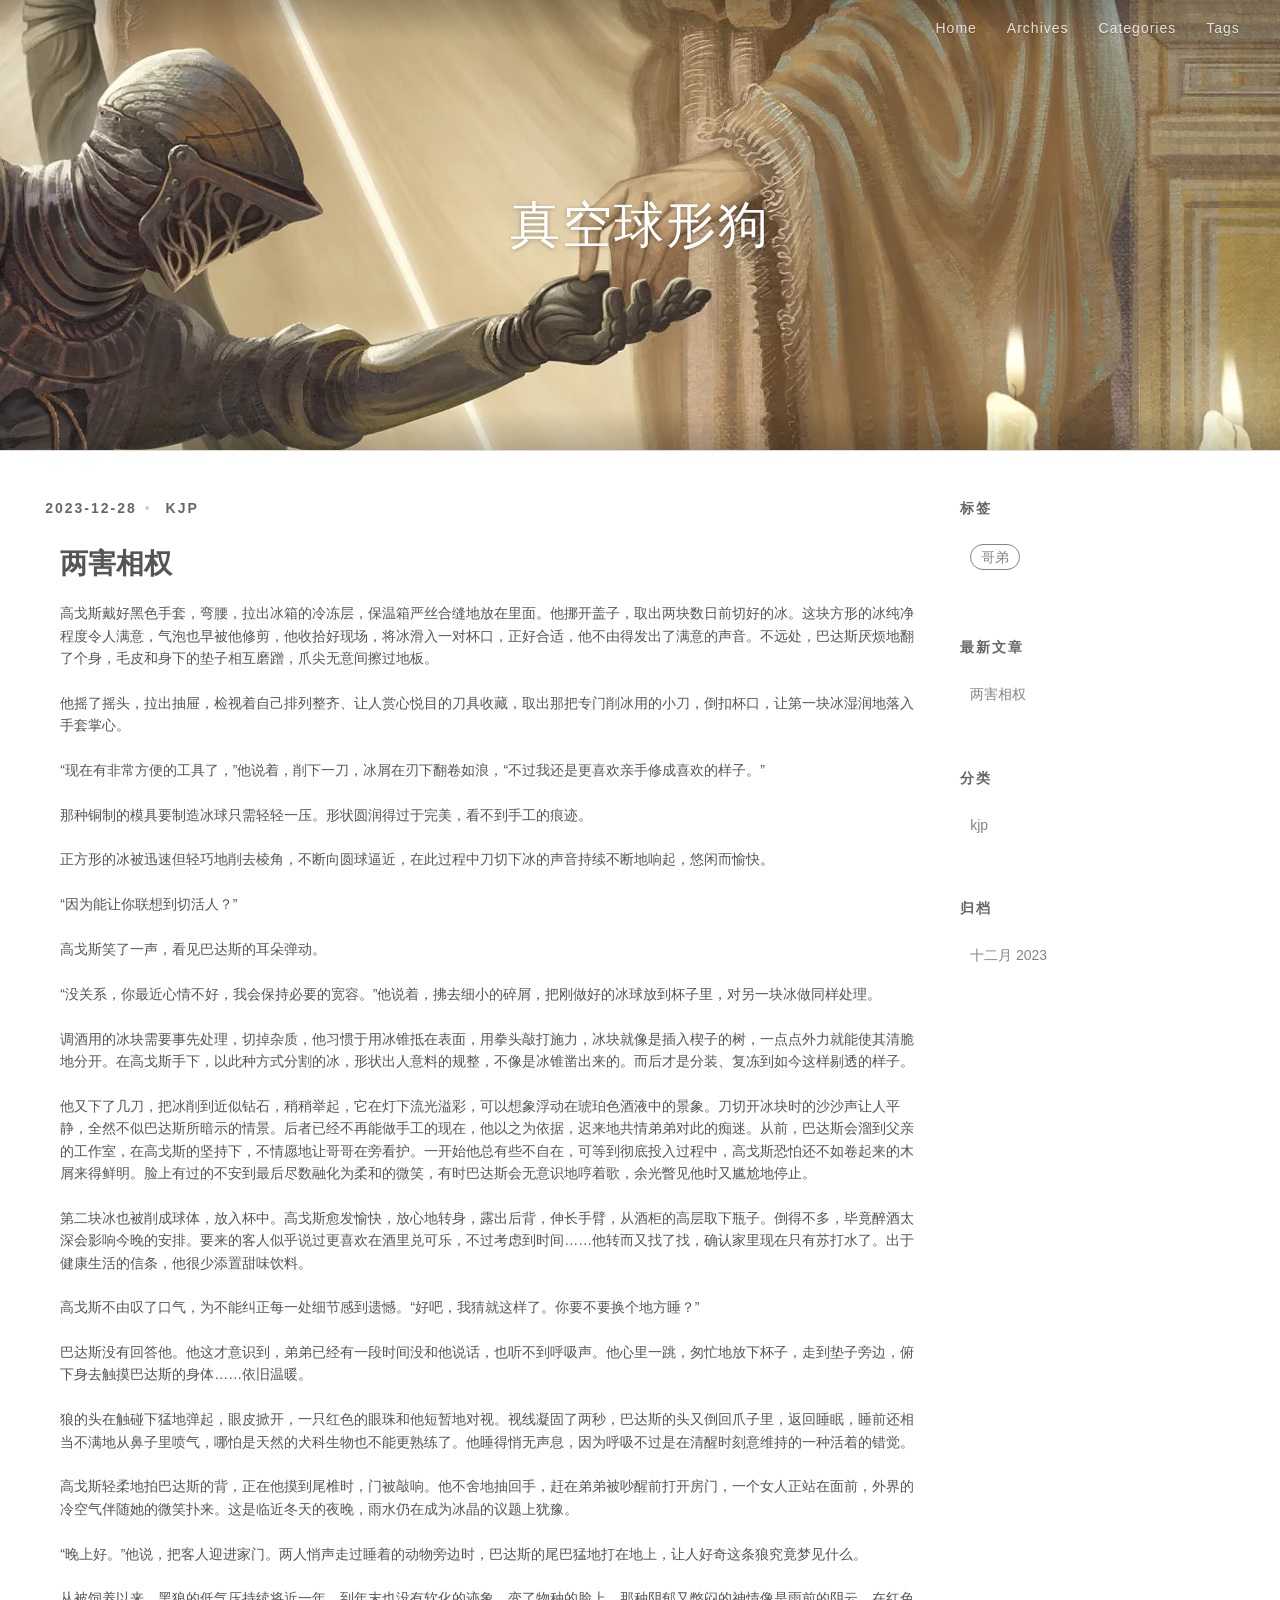
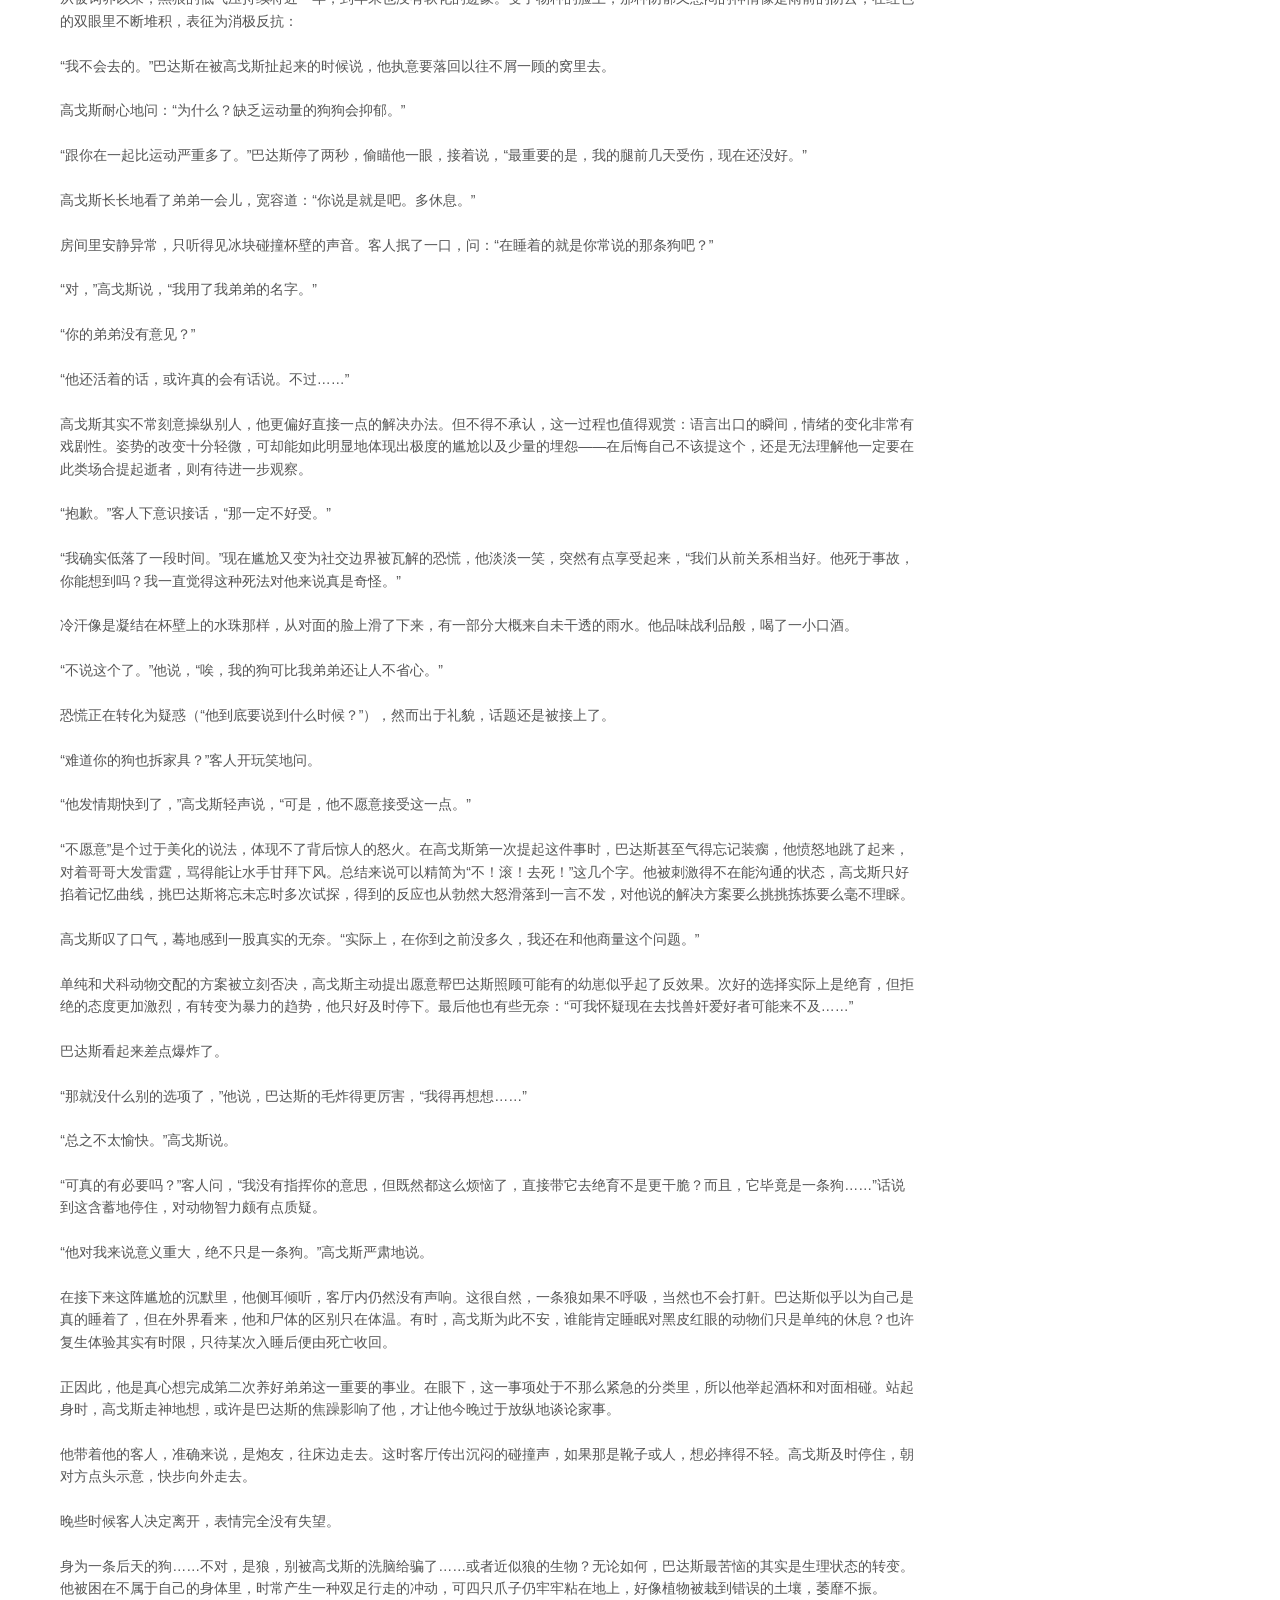
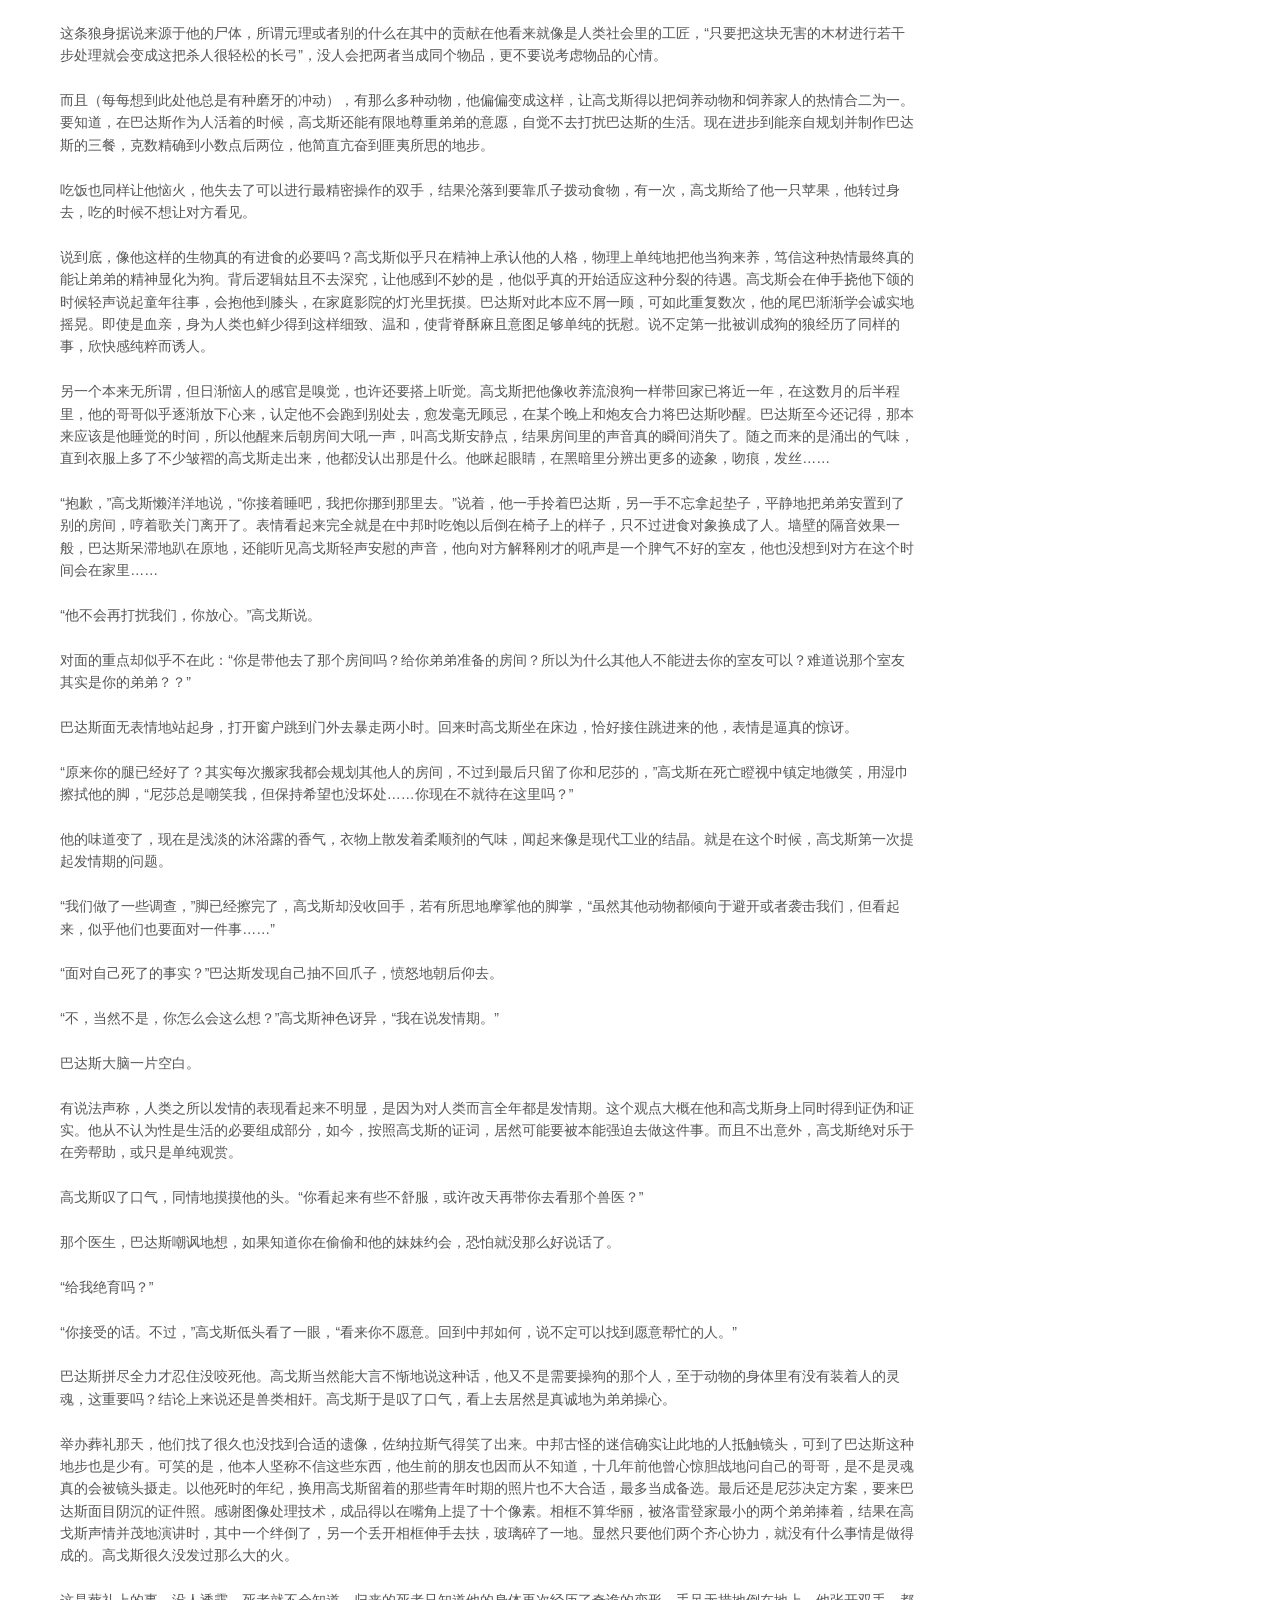
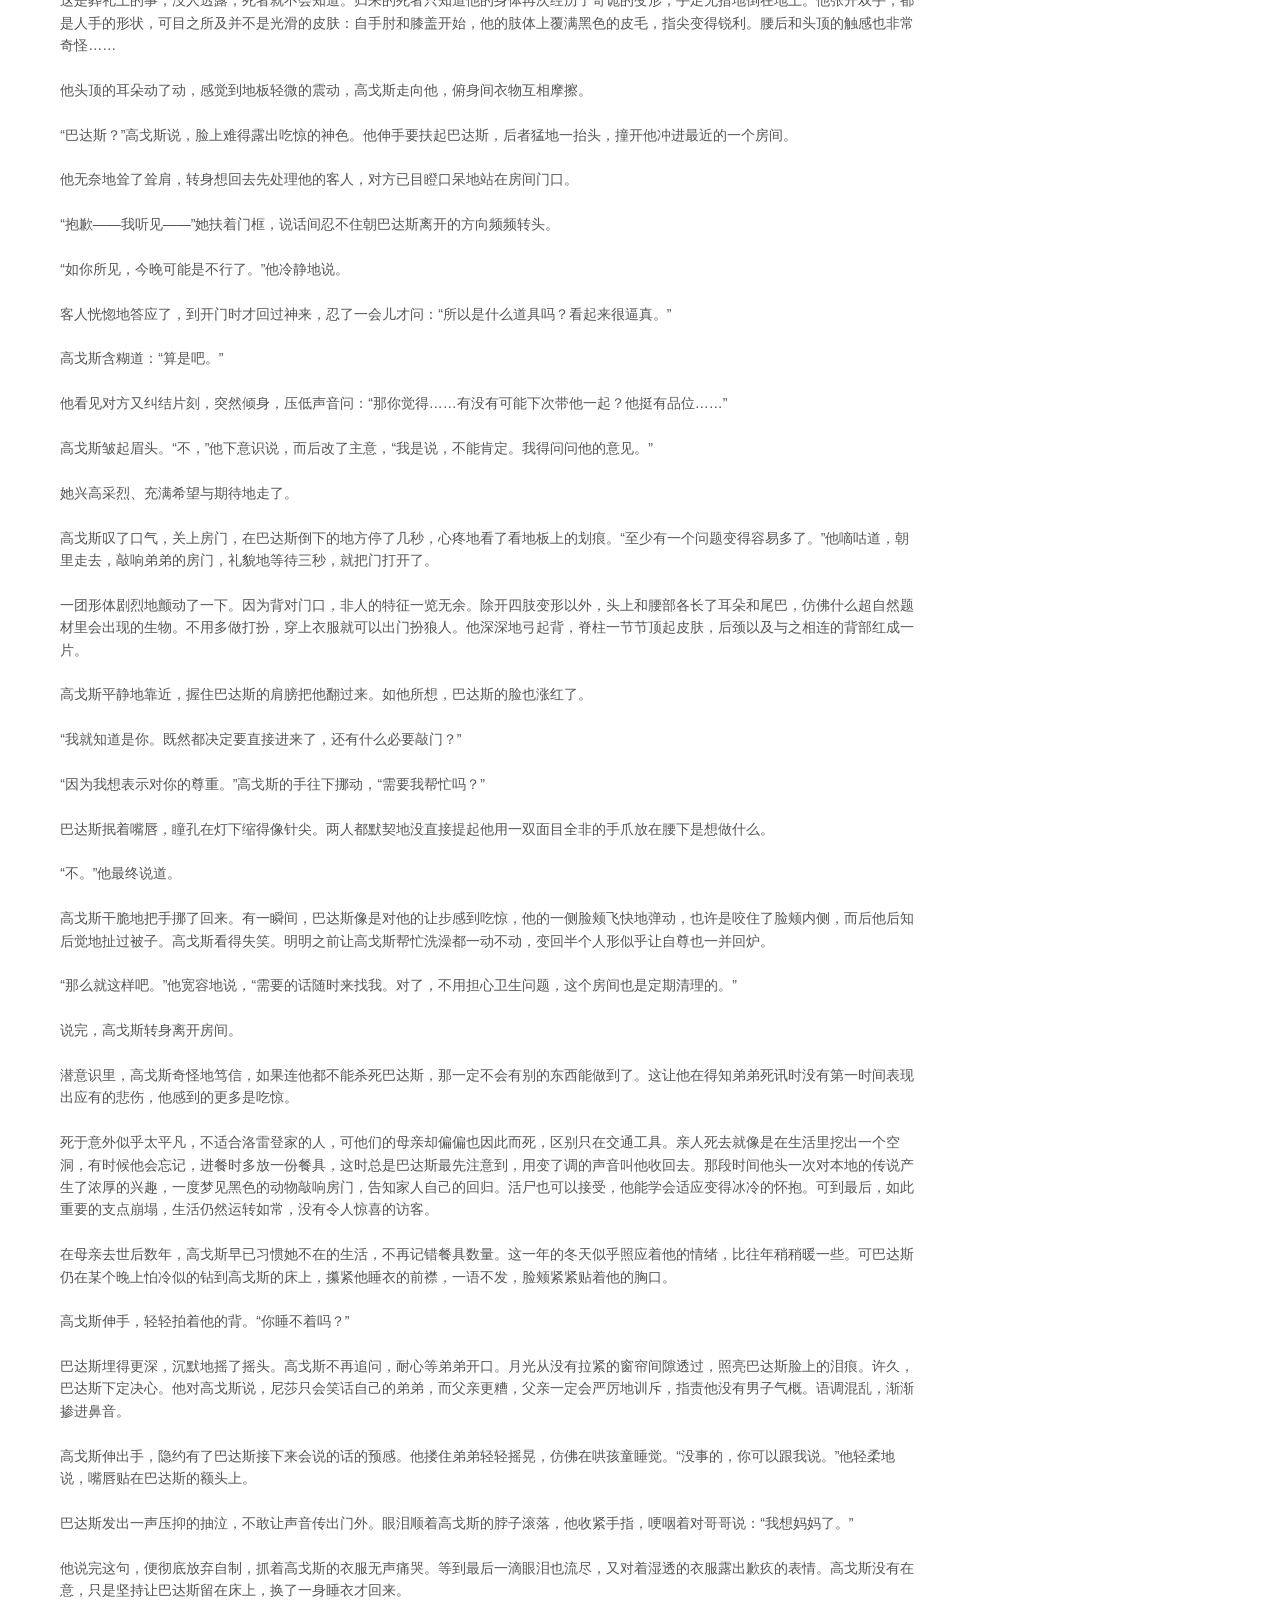
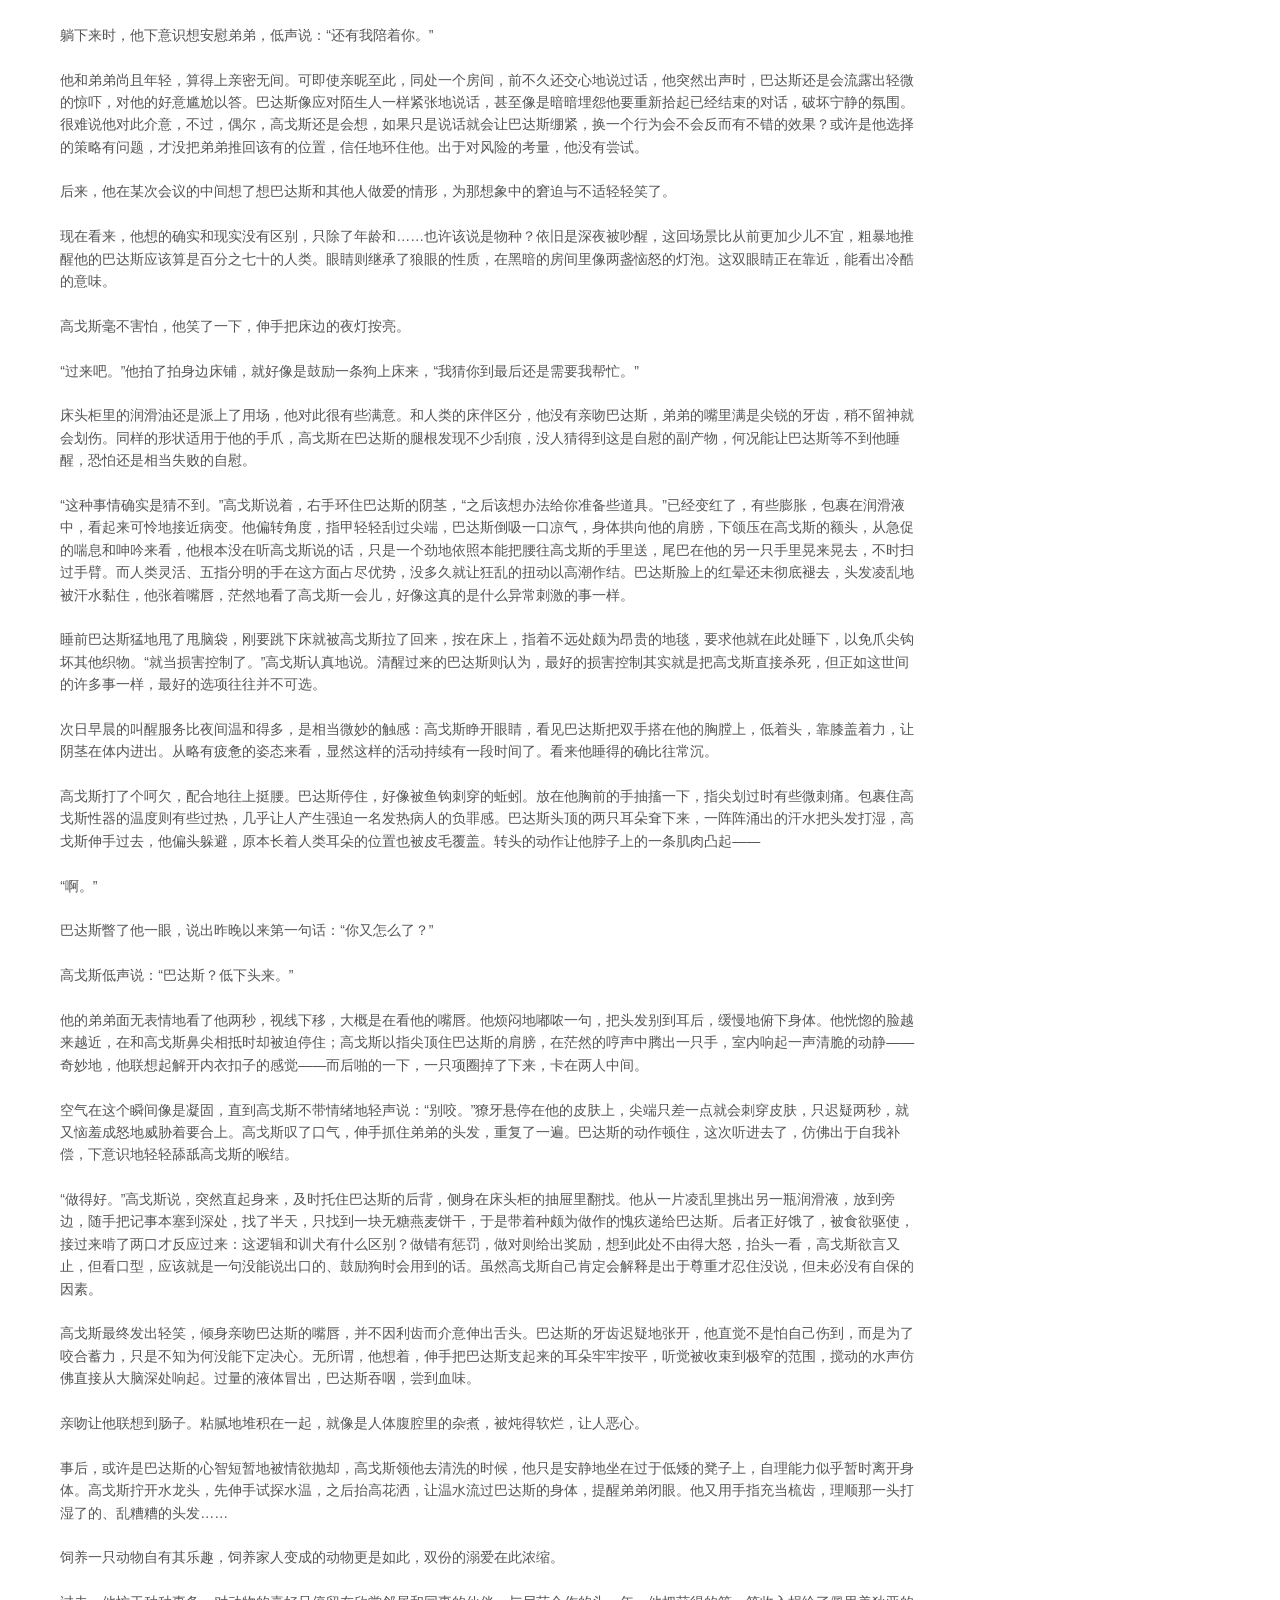
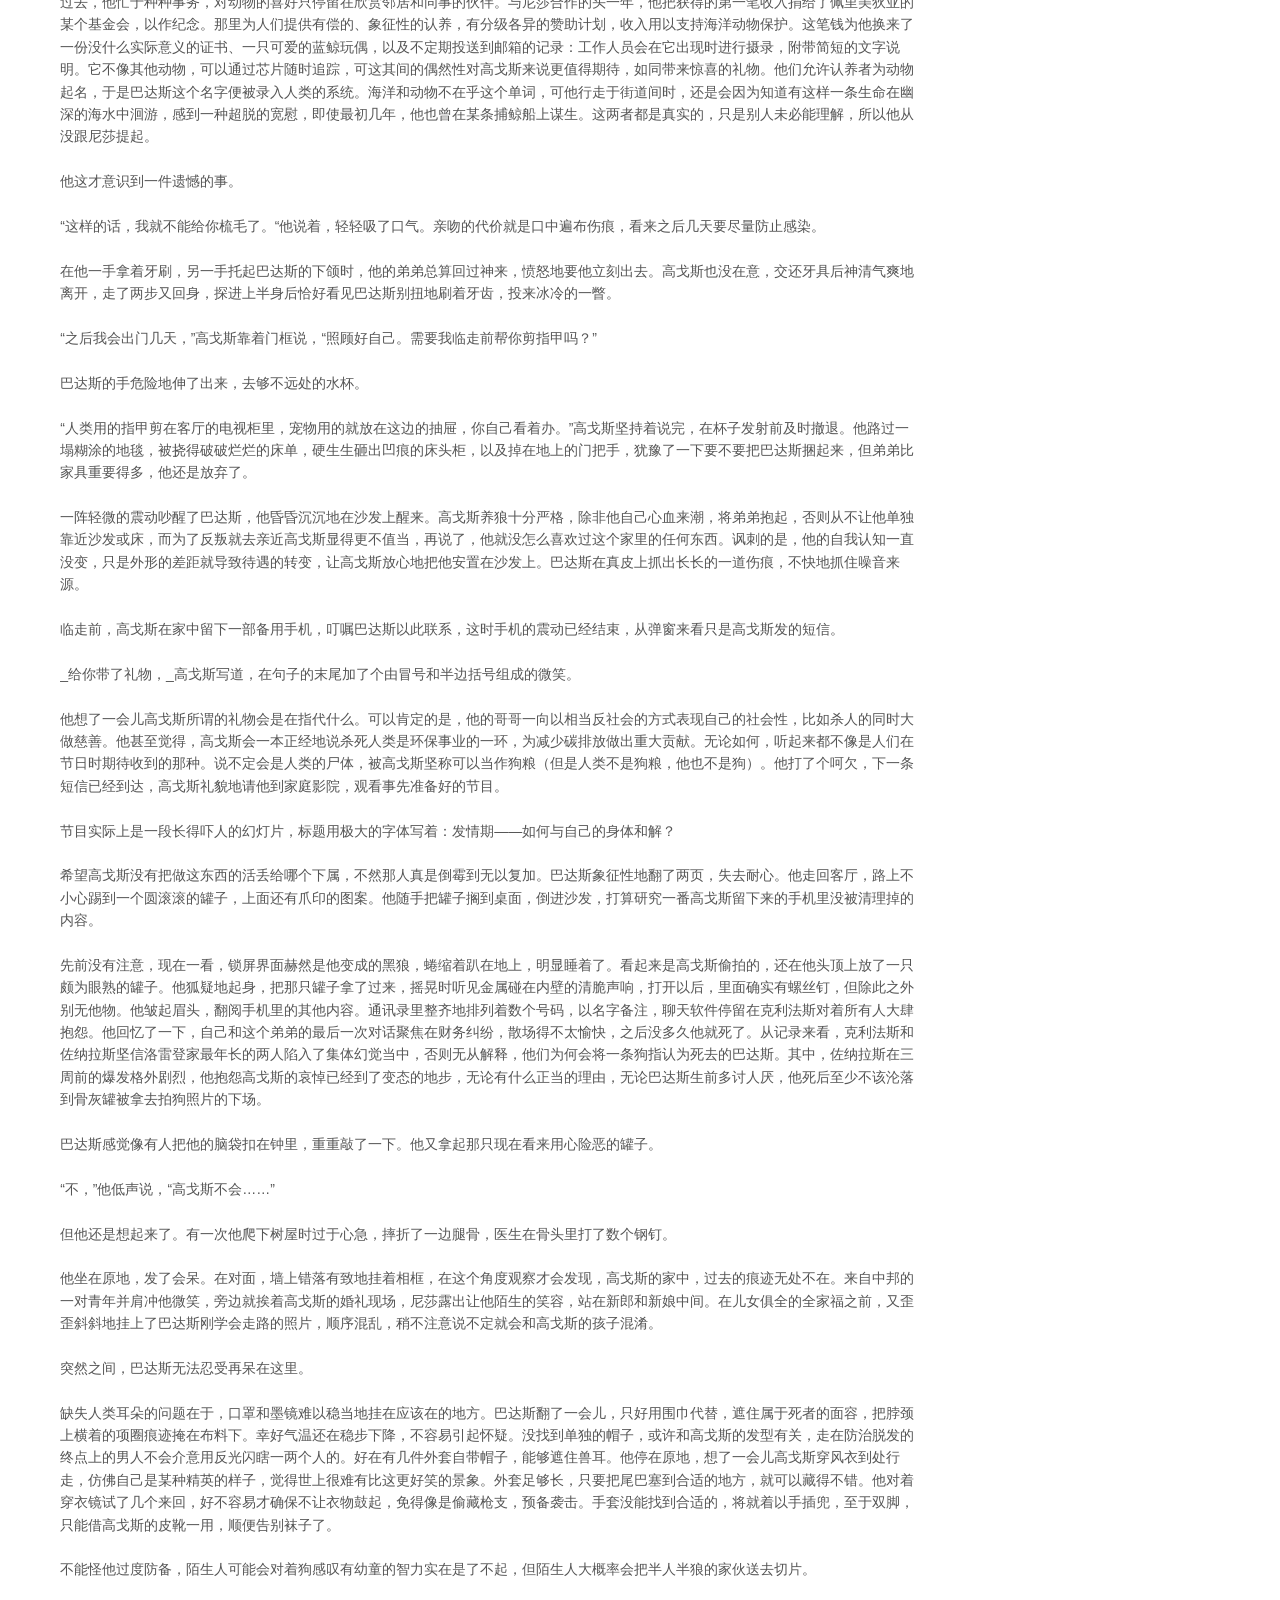
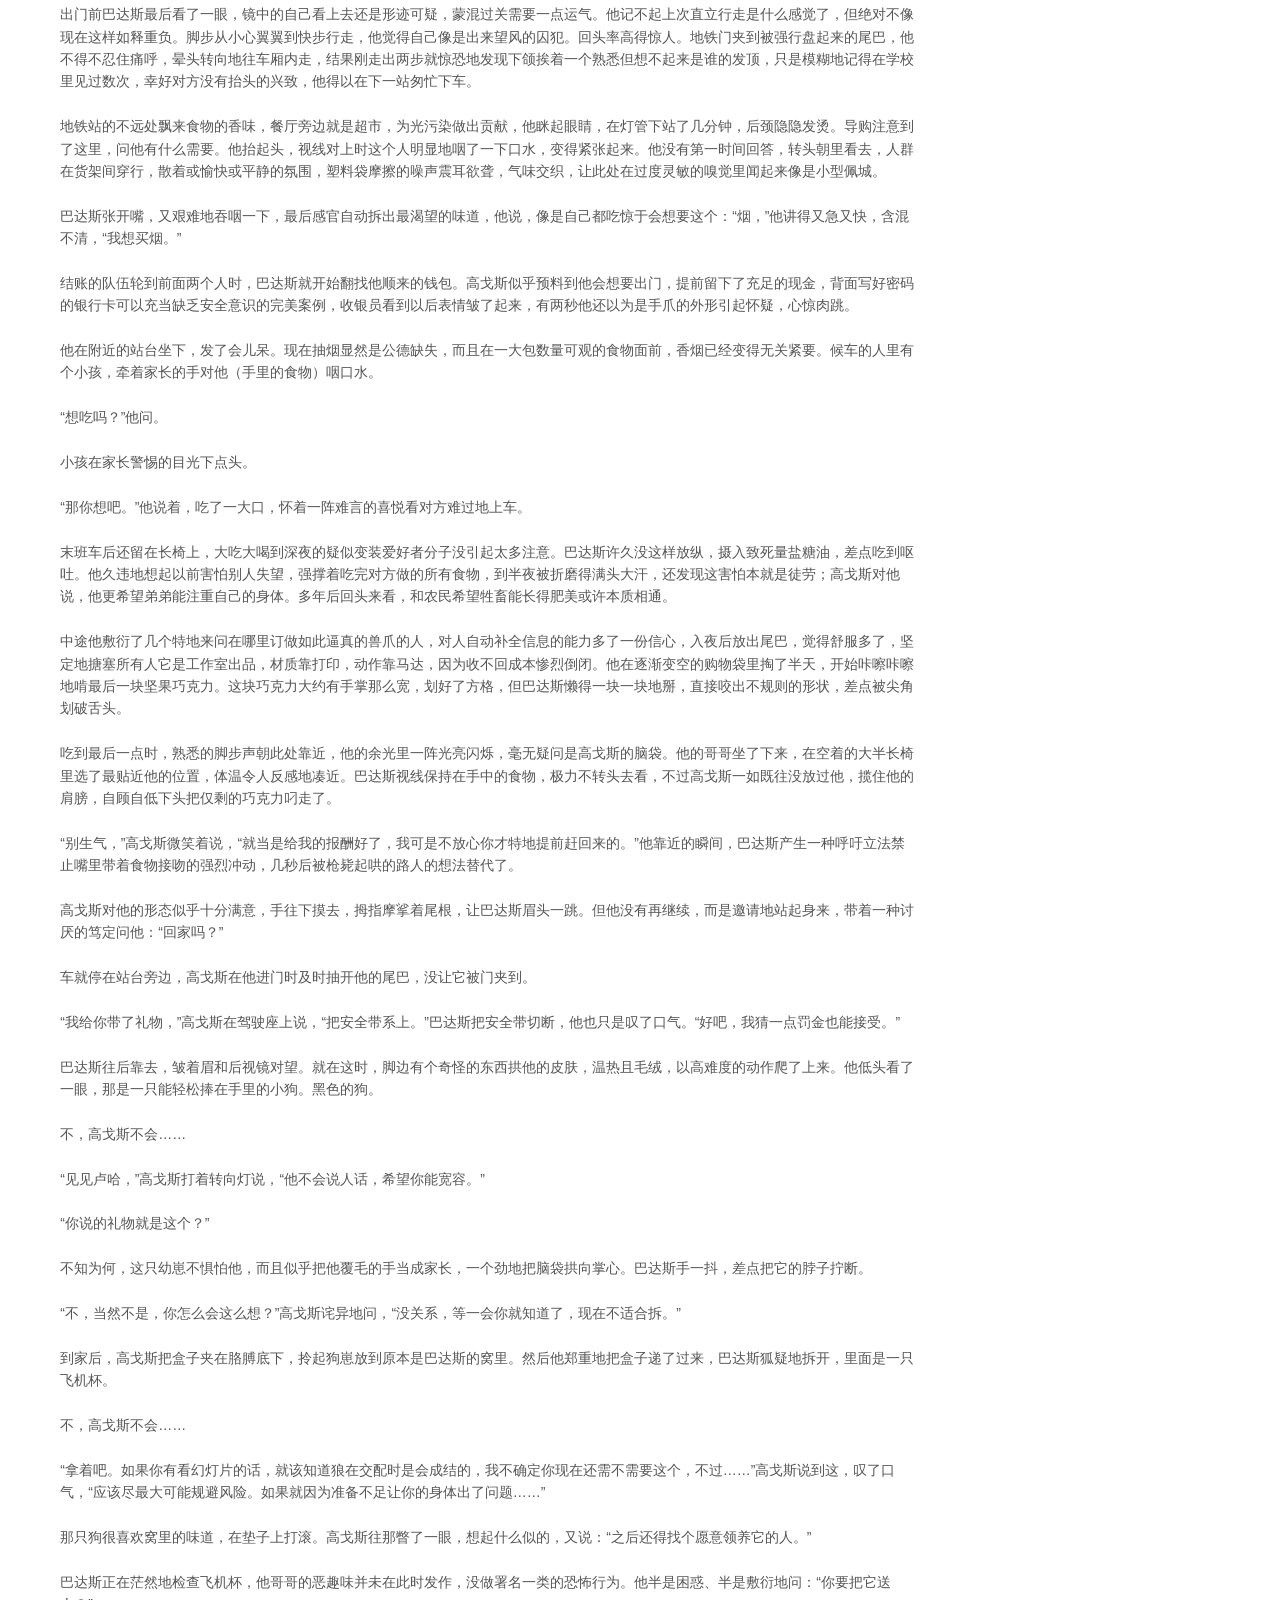
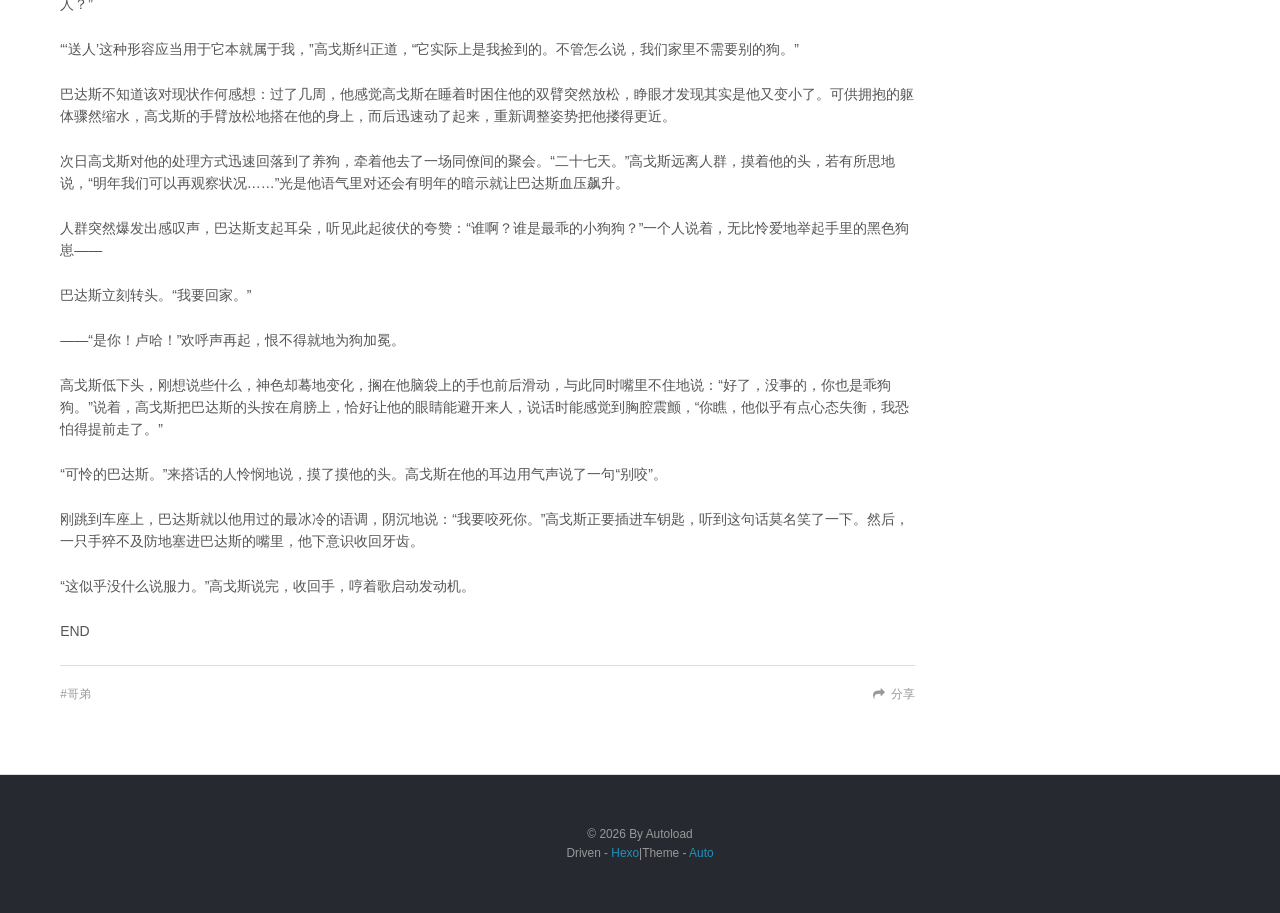
<file: 2023/12/28/evilforevil/index.html>
<!DOCTYPE html>
<html>
<head>
  <meta charset="utf-8">
  
  <title>两害相权 | 真空球形狗</title>
  <meta name="viewport" content="width=device-width, initial-scale=1, shrink-to-fit=no">
  
    <link rel="shortcut icon" href="/favicon.png">
  
  
<link rel="stylesheet" href="/css/style.css">

<meta name="generator" content="Hexo 8.1.1"></head>

<body>
  <div id="container">
    <div id="wrap">
      <header id="header">
  <div id="banner"></div>
  <div id="header-outer" class="outer">
    <div id="header-title" class="inner">
      <h1 id="logo-wrap">
        <a href="/" id="logo">真空球形狗</a>
      </h1>
      
    </div>
    <div id="header-inner" class="inner">
      <nav id="main-nav">
        <a id="main-nav-toggle" class="nav-icon"></a>
        
          <a class="main-nav-link" href="/">Home</a>
        
          <a class="main-nav-link" href="/archives">Archives</a>
        
          <a class="main-nav-link" href="/categories">Categories</a>
        
          <a class="main-nav-link" href="/tags">Tags</a>
        
      </nav>
    </div>
  </div>
</header>

      <div class="outer">
        <section id="main"><article id="post-evilforevil" class="h-entry article article-type-post" itemprop="blogPost" itemscope itemtype="https://schema.org/BlogPosting">
  <div class="article-meta">
    <a href="/2023/12/28/evilforevil/" class="article-date">
  <time class="dt-published" datetime="2023-12-27T15:00:00.000Z" itemprop="datePublished">2023-12-28</time>
</a>
    
  <div class="article-category">
    <a class="article-category-link" href="/categories/kjp/">kjp</a>
  </div>

  </div>
  <div class="article-inner">
    
    
      <header class="article-header">
        
  
    <h1 class="p-name article-title" itemprop="headline name">
      两害相权
    </h1>
  

      </header>
    
    <div class="e-content article-entry" itemprop="articleBody">
      
        <p>高戈斯戴好黑色手套，弯腰，拉出冰箱的冷冻层，保温箱严丝合缝地放在里面。他挪开盖子，取出两块数日前切好的冰。这块方形的冰纯净程度令人满意，气泡也早被他修剪，他收拾好现场，将冰滑入一对杯口，正好合适，他不由得发出了满意的声音。不远处，巴达斯厌烦地翻了个身，毛皮和身下的垫子相互磨蹭，爪尖无意间擦过地板。</p>
<p>他摇了摇头，拉出抽屉，检视着自己排列整齐、让人赏心悦目的刀具收藏，取出那把专门削冰用的小刀，倒扣杯口，让第一块冰湿润地落入手套掌心。</p>
<p>“现在有非常方便的工具了，”他说着，削下一刀，冰屑在刃下翻卷如浪，“不过我还是更喜欢亲手修成喜欢的样子。”</p>
<p>那种铜制的模具要制造冰球只需轻轻一压。形状圆润得过于完美，看不到手工的痕迹。</p>
<p>正方形的冰被迅速但轻巧地削去棱角，不断向圆球逼近，在此过程中刀切下冰的声音持续不断地响起，悠闲而愉快。</p>
<p>“因为能让你联想到切活人？”</p>
<p>高戈斯笑了一声，看见巴达斯的耳朵弹动。</p>
<p>“没关系，你最近心情不好，我会保持必要的宽容。”他说着，拂去细小的碎屑，把刚做好的冰球放到杯子里，对另一块冰做同样处理。</p>
<p>调酒用的冰块需要事先处理，切掉杂质，他习惯于用冰锥抵在表面，用拳头敲打施力，冰块就像是插入楔子的树，一点点外力就能使其清脆地分开。在高戈斯手下，以此种方式分割的冰，形状出人意料的规整，不像是冰锥凿出来的。而后才是分装、复冻到如今这样剔透的样子。</p>
<p>他又下了几刀，把冰削到近似钻石，稍稍举起，它在灯下流光溢彩，可以想象浮动在琥珀色酒液中的景象。刀切开冰块时的沙沙声让人平静，全然不似巴达斯所暗示的情景。后者已经不再能做手工的现在，他以之为依据，迟来地共情弟弟对此的痴迷。从前，巴达斯会溜到父亲的工作室，在高戈斯的坚持下，不情愿地让哥哥在旁看护。一开始他总有些不自在，可等到彻底投入过程中，高戈斯恐怕还不如卷起来的木屑来得鲜明。脸上有过的不安到最后尽数融化为柔和的微笑，有时巴达斯会无意识地哼着歌，余光瞥见他时又尴尬地停止。</p>
<p>第二块冰也被削成球体，放入杯中。高戈斯愈发愉快，放心地转身，露出后背，伸长手臂，从酒柜的高层取下瓶子。倒得不多，毕竟醉酒太深会影响今晚的安排。要来的客人似乎说过更喜欢在酒里兑可乐，不过考虑到时间……他转而又找了找，确认家里现在只有苏打水了。出于健康生活的信条，他很少添置甜味饮料。</p>
<p>高戈斯不由叹了口气，为不能纠正每一处细节感到遗憾。“好吧，我猜就这样了。你要不要换个地方睡？”</p>
<p>巴达斯没有回答他。他这才意识到，弟弟已经有一段时间没和他说话，也听不到呼吸声。他心里一跳，匆忙地放下杯子，走到垫子旁边，俯下身去触摸巴达斯的身体……依旧温暖。</p>
<p>狼的头在触碰下猛地弹起，眼皮掀开，一只红色的眼珠和他短暂地对视。视线凝固了两秒，巴达斯的头又倒回爪子里，返回睡眠，睡前还相当不满地从鼻子里喷气，哪怕是天然的犬科生物也不能更熟练了。他睡得悄无声息，因为呼吸不过是在清醒时刻意维持的一种活着的错觉。</p>
<p>高戈斯轻柔地拍巴达斯的背，正在他摸到尾椎时，门被敲响。他不舍地抽回手，赶在弟弟被吵醒前打开房门，一个女人正站在面前，外界的冷空气伴随她的微笑扑来。这是临近冬天的夜晚，雨水仍在成为冰晶的议题上犹豫。</p>
<p>“晚上好。”他说，把客人迎进家门。两人悄声走过睡着的动物旁边时，巴达斯的尾巴猛地打在地上，让人好奇这条狼究竟梦见什么。</p>
<p>从被饲养以来，黑狼的低气压持续将近一年，到年末也没有软化的迹象。变了物种的脸上，那种阴郁又憋闷的神情像是雨前的阴云，在红色的双眼里不断堆积，表征为消极反抗：</p>
<p>“我不会去的。”巴达斯在被高戈斯扯起来的时候说，他执意要落回以往不屑一顾的窝里去。</p>
<p>高戈斯耐心地问：“为什么？缺乏运动量的狗狗会抑郁。”</p>
<p>“跟你在一起比运动严重多了。”巴达斯停了两秒，偷瞄他一眼，接着说，“最重要的是，我的腿前几天受伤，现在还没好。”</p>
<p>高戈斯长长地看了弟弟一会儿，宽容道：“你说是就是吧。多休息。”</p>
<p>房间里安静异常，只听得见冰块碰撞杯壁的声音。客人抿了一口，问：“在睡着的就是你常说的那条狗吧？”</p>
<p>“对，”高戈斯说，“我用了我弟弟的名字。”</p>
<p>“你的弟弟没有意见？”</p>
<p>“他还活着的话，或许真的会有话说。不过……”</p>
<p>高戈斯其实不常刻意操纵别人，他更偏好直接一点的解决办法。但不得不承认，这一过程也值得观赏：语言出口的瞬间，情绪的变化非常有戏剧性。姿势的改变十分轻微，可却能如此明显地体现出极度的尴尬以及少量的埋怨——在后悔自己不该提这个，还是无法理解他一定要在此类场合提起逝者，则有待进一步观察。</p>
<p>“抱歉。”客人下意识接话，“那一定不好受。”</p>
<p>“我确实低落了一段时间。”现在尴尬又变为社交边界被瓦解的恐慌，他淡淡一笑，突然有点享受起来，“我们从前关系相当好。他死于事故，你能想到吗？我一直觉得这种死法对他来说真是奇怪。”</p>
<p>冷汗像是凝结在杯壁上的水珠那样，从对面的脸上滑了下来，有一部分大概来自未干透的雨水。他品味战利品般，喝了一小口酒。</p>
<p>“不说这个了。”他说，“唉，我的狗可比我弟弟还让人不省心。”</p>
<p>恐慌正在转化为疑惑（“他到底要说到什么时候？”），然而出于礼貌，话题还是被接上了。</p>
<p>“难道你的狗也拆家具？”客人开玩笑地问。</p>
<p>“他发情期快到了，”高戈斯轻声说，“可是，他不愿意接受这一点。”</p>
<p>“不愿意”是个过于美化的说法，体现不了背后惊人的怒火。在高戈斯第一次提起这件事时，巴达斯甚至气得忘记装瘸，他愤怒地跳了起来，对着哥哥大发雷霆，骂得能让水手甘拜下风。总结来说可以精简为“不！滚！去死！”这几个字。他被刺激得不在能沟通的状态，高戈斯只好掐着记忆曲线，挑巴达斯将忘未忘时多次试探，得到的反应也从勃然大怒滑落到一言不发，对他说的解决方案要么挑挑拣拣要么毫不理睬。</p>
<p>高戈斯叹了口气，蓦地感到一股真实的无奈。“实际上，在你到之前没多久，我还在和他商量这个问题。”</p>
<p>单纯和犬科动物交配的方案被立刻否决，高戈斯主动提出愿意帮巴达斯照顾可能有的幼崽似乎起了反效果。次好的选择实际上是绝育，但拒绝的态度更加激烈，有转变为暴力的趋势，他只好及时停下。最后他也有些无奈：“可我怀疑现在去找兽奸爱好者可能来不及……”</p>
<p>巴达斯看起来差点爆炸了。</p>
<p>“那就没什么别的选项了，”他说，巴达斯的毛炸得更厉害，“我得再想想……”</p>
<p>“总之不太愉快。”高戈斯说。</p>
<p>“可真的有必要吗？”客人问，“我没有指挥你的意思，但既然都这么烦恼了，直接带它去绝育不是更干脆？而且，它毕竟是一条狗……”话说到这含蓄地停住，对动物智力颇有点质疑。</p>
<p>“他对我来说意义重大，绝不只是一条狗。”高戈斯严肃地说。</p>
<p>在接下来这阵尴尬的沉默里，他侧耳倾听，客厅内仍然没有声响。这很自然，一条狼如果不呼吸，当然也不会打鼾。巴达斯似乎以为自己是真的睡着了，但在外界看来，他和尸体的区别只在体温。有时，高戈斯为此不安，谁能肯定睡眠对黑皮红眼的动物们只是单纯的休息？也许复生体验其实有时限，只待某次入睡后便由死亡收回。</p>
<p>正因此，他是真心想完成第二次养好弟弟这一重要的事业。在眼下，这一事项处于不那么紧急的分类里，所以他举起酒杯和对面相碰。站起身时，高戈斯走神地想，或许是巴达斯的焦躁影响了他，才让他今晚过于放纵地谈论家事。</p>
<p>他带着他的客人，准确来说，是炮友，往床边走去。这时客厅传出沉闷的碰撞声，如果那是靴子或人，想必摔得不轻。高戈斯及时停住，朝对方点头示意，快步向外走去。</p>
<p>晚些时候客人决定离开，表情完全没有失望。</p>
<p>身为一条后天的狗……不对，是狼，别被高戈斯的洗脑给骗了……或者近似狼的生物？无论如何，巴达斯最苦恼的其实是生理状态的转变。他被困在不属于自己的身体里，时常产生一种双足行走的冲动，可四只爪子仍牢牢粘在地上，好像植物被栽到错误的土壤，萎靡不振。</p>
<p>这条狼身据说来源于他的尸体，所谓元理或者别的什么在其中的贡献在他看来就像是人类社会里的工匠，“只要把这块无害的木材进行若干步处理就会变成这把杀人很轻松的长弓”，没人会把两者当成同个物品，更不要说考虑物品的心情。</p>
<p>而且（每每想到此处他总是有种磨牙的冲动），有那么多种动物，他偏偏变成这样，让高戈斯得以把饲养动物和饲养家人的热情合二为一。要知道，在巴达斯作为人活着的时候，高戈斯还能有限地尊重弟弟的意愿，自觉不去打扰巴达斯的生活。现在进步到能亲自规划并制作巴达斯的三餐，克数精确到小数点后两位，他简直亢奋到匪夷所思的地步。</p>
<p>吃饭也同样让他恼火，他失去了可以进行最精密操作的双手，结果沦落到要靠爪子拨动食物，有一次，高戈斯给了他一只苹果，他转过身去，吃的时候不想让对方看见。</p>
<p>说到底，像他这样的生物真的有进食的必要吗？高戈斯似乎只在精神上承认他的人格，物理上单纯地把他当狗来养，笃信这种热情最终真的能让弟弟的精神显化为狗。背后逻辑姑且不去深究，让他感到不妙的是，他似乎真的开始适应这种分裂的待遇。高戈斯会在伸手挠他下颌的时候轻声说起童年往事，会抱他到膝头，在家庭影院的灯光里抚摸。巴达斯对此本应不屑一顾，可如此重复数次，他的尾巴渐渐学会诚实地摇晃。即使是血亲，身为人类也鲜少得到这样细致、温和，使背脊酥麻且意图足够单纯的抚慰。说不定第一批被训成狗的狼经历了同样的事，欣快感纯粹而诱人。</p>
<p>另一个本来无所谓，但日渐恼人的感官是嗅觉，也许还要搭上听觉。高戈斯把他像收养流浪狗一样带回家已将近一年，在这数月的后半程里，他的哥哥似乎逐渐放下心来，认定他不会跑到别处去，愈发毫无顾忌，在某个晚上和炮友合力将巴达斯吵醒。巴达斯至今还记得，那本来应该是他睡觉的时间，所以他醒来后朝房间大吼一声，叫高戈斯安静点，结果房间里的声音真的瞬间消失了。随之而来的是涌出的气味，直到衣服上多了不少皱褶的高戈斯走出来，他都没认出那是什么。他眯起眼睛，在黑暗里分辨出更多的迹象，吻痕，发丝……</p>
<p>“抱歉，”高戈斯懒洋洋地说，“你接着睡吧，我把你挪到那里去。”说着，他一手拎着巴达斯，另一手不忘拿起垫子，平静地把弟弟安置到了别的房间，哼着歌关门离开了。表情看起来完全就是在中邦时吃饱以后倒在椅子上的样子，只不过进食对象换成了人。墙壁的隔音效果一般，巴达斯呆滞地趴在原地，还能听见高戈斯轻声安慰的声音，他向对方解释刚才的吼声是一个脾气不好的室友，他也没想到对方在这个时间会在家里……</p>
<p>“他不会再打扰我们，你放心。”高戈斯说。</p>
<p>对面的重点却似乎不在此：“你是带他去了那个房间吗？给你弟弟准备的房间？所以为什么其他人不能进去你的室友可以？难道说那个室友其实是你的弟弟？？”</p>
<p>巴达斯面无表情地站起身，打开窗户跳到门外去暴走两小时。回来时高戈斯坐在床边，恰好接住跳进来的他，表情是逼真的惊讶。</p>
<p>“原来你的腿已经好了？其实每次搬家我都会规划其他人的房间，不过到最后只留了你和尼莎的，”高戈斯在死亡瞪视中镇定地微笑，用湿巾擦拭他的脚，“尼莎总是嘲笑我，但保持希望也没坏处……你现在不就待在这里吗？”</p>
<p>他的味道变了，现在是浅淡的沐浴露的香气，衣物上散发着柔顺剂的气味，闻起来像是现代工业的结晶。就是在这个时候，高戈斯第一次提起发情期的问题。</p>
<p>“我们做了一些调查，”脚已经擦完了，高戈斯却没收回手，若有所思地摩挲他的脚掌，“虽然其他动物都倾向于避开或者袭击我们，但看起来，似乎他们也要面对一件事……”</p>
<p>“面对自己死了的事实？”巴达斯发现自己抽不回爪子，愤怒地朝后仰去。</p>
<p>“不，当然不是，你怎么会这么想？”高戈斯神色讶异，“我在说发情期。”</p>
<p>巴达斯大脑一片空白。</p>
<p>有说法声称，人类之所以发情的表现看起来不明显，是因为对人类而言全年都是发情期。这个观点大概在他和高戈斯身上同时得到证伪和证实。他从不认为性是生活的必要组成部分，如今，按照高戈斯的证词，居然可能要被本能强迫去做这件事。而且不出意外，高戈斯绝对乐于在旁帮助，或只是单纯观赏。</p>
<p>高戈斯叹了口气，同情地摸摸他的头。“你看起来有些不舒服，或许改天再带你去看那个兽医？”</p>
<p>那个医生，巴达斯嘲讽地想，如果知道你在偷偷和他的妹妹约会，恐怕就没那么好说话了。</p>
<p>“给我绝育吗？”</p>
<p>“你接受的话。不过，”高戈斯低头看了一眼，“看来你不愿意。回到中邦如何，说不定可以找到愿意帮忙的人。”</p>
<p>巴达斯拼尽全力才忍住没咬死他。高戈斯当然能大言不惭地说这种话，他又不是需要操狗的那个人，至于动物的身体里有没有装着人的灵魂，这重要吗？结论上来说还是兽类相奸。高戈斯于是叹了口气，看上去居然是真诚地为弟弟操心。</p>
<p>举办葬礼那天，他们找了很久也没找到合适的遗像，佐纳拉斯气得笑了出来。中邦古怪的迷信确实让此地的人抵触镜头，可到了巴达斯这种地步也是少有。可笑的是，他本人坚称不信这些东西，他生前的朋友也因而从不知道，十几年前他曾心惊胆战地问自己的哥哥，是不是灵魂真的会被镜头摄走。以他死时的年纪，换用高戈斯留着的那些青年时期的照片也不大合适，最多当成备选。最后还是尼莎决定方案，要来巴达斯面目阴沉的证件照。感谢图像处理技术，成品得以在嘴角上提了十个像素。相框不算华丽，被洛雷登家最小的两个弟弟捧着，结果在高戈斯声情并茂地演讲时，其中一个绊倒了，另一个丢开相框伸手去扶，玻璃碎了一地。显然只要他们两个齐心协力，就没有什么事情是做得成的。高戈斯很久没发过那么大的火。</p>
<p>这是葬礼上的事，没人透露，死者就不会知道。归来的死者只知道他的身体再次经历了奇诡的变形，手足无措地倒在地上。他张开双手，都是人手的形状，可目之所及并不是光滑的皮肤：自手肘和膝盖开始，他的肢体上覆满黑色的皮毛，指尖变得锐利。腰后和头顶的触感也非常奇怪……</p>
<p>他头顶的耳朵动了动，感觉到地板轻微的震动，高戈斯走向他，俯身间衣物互相摩擦。</p>
<p>“巴达斯？”高戈斯说，脸上难得露出吃惊的神色。他伸手要扶起巴达斯，后者猛地一抬头，撞开他冲进最近的一个房间。</p>
<p>他无奈地耸了耸肩，转身想回去先处理他的客人，对方已目瞪口呆地站在房间门口。</p>
<p>“抱歉——我听见——”她扶着门框，说话间忍不住朝巴达斯离开的方向频频转头。</p>
<p>“如你所见，今晚可能是不行了。”他冷静地说。</p>
<p>客人恍惚地答应了，到开门时才回过神来，忍了一会儿才问：“所以是什么道具吗？看起来很逼真。”</p>
<p>高戈斯含糊道：“算是吧。”</p>
<p>他看见对方又纠结片刻，突然倾身，压低声音问：“那你觉得……有没有可能下次带他一起？他挺有品位……”</p>
<p>高戈斯皱起眉头。“不，”他下意识说，而后改了主意，“我是说，不能肯定。我得问问他的意见。”</p>
<p>她兴高采烈、充满希望与期待地走了。</p>
<p>高戈斯叹了口气，关上房门，在巴达斯倒下的地方停了几秒，心疼地看了看地板上的划痕。“至少有一个问题变得容易多了。”他嘀咕道，朝里走去，敲响弟弟的房门，礼貌地等待三秒，就把门打开了。</p>
<p>一团形体剧烈地颤动了一下。因为背对门口，非人的特征一览无余。除开四肢变形以外，头上和腰部各长了耳朵和尾巴，仿佛什么超自然题材里会出现的生物。不用多做打扮，穿上衣服就可以出门扮狼人。他深深地弓起背，脊柱一节节顶起皮肤，后颈以及与之相连的背部红成一片。</p>
<p>高戈斯平静地靠近，握住巴达斯的肩膀把他翻过来。如他所想，巴达斯的脸也涨红了。</p>
<p>“我就知道是你。既然都决定要直接进来了，还有什么必要敲门？”</p>
<p>“因为我想表示对你的尊重。”高戈斯的手往下挪动，“需要我帮忙吗？”</p>
<p>巴达斯抿着嘴唇，瞳孔在灯下缩得像针尖。两人都默契地没直接提起他用一双面目全非的手爪放在腰下是想做什么。</p>
<p>“不。”他最终说道。</p>
<p>高戈斯干脆地把手挪了回来。有一瞬间，巴达斯像是对他的让步感到吃惊，他的一侧脸颊飞快地弹动，也许是咬住了脸颊内侧，而后他后知后觉地扯过被子。高戈斯看得失笑。明明之前让高戈斯帮忙洗澡都一动不动，变回半个人形似乎让自尊也一并回炉。</p>
<p>“那么就这样吧。”他宽容地说，“需要的话随时来找我。对了，不用担心卫生问题，这个房间也是定期清理的。”</p>
<p>说完，高戈斯转身离开房间。</p>
<p>潜意识里，高戈斯奇怪地笃信，如果连他都不能杀死巴达斯，那一定不会有别的东西能做到了。这让他在得知弟弟死讯时没有第一时间表现出应有的悲伤，他感到的更多是吃惊。</p>
<p>死于意外似乎太平凡，不适合洛雷登家的人，可他们的母亲却偏偏也因此而死，区别只在交通工具。亲人死去就像是在生活里挖出一个空洞，有时候他会忘记，进餐时多放一份餐具，这时总是巴达斯最先注意到，用变了调的声音叫他收回去。那段时间他头一次对本地的传说产生了浓厚的兴趣，一度梦见黑色的动物敲响房门，告知家人自己的回归。活尸也可以接受，他能学会适应变得冰冷的怀抱。可到最后，如此重要的支点崩塌，生活仍然运转如常，没有令人惊喜的访客。</p>
<p>在母亲去世后数年，高戈斯早已习惯她不在的生活，不再记错餐具数量。这一年的冬天似乎照应着他的情绪，比往年稍稍暖一些。可巴达斯仍在某个晚上怕冷似的钻到高戈斯的床上，攥紧他睡衣的前襟，一语不发，脸颊紧紧贴着他的胸口。</p>
<p>高戈斯伸手，轻轻拍着他的背。“你睡不着吗？”</p>
<p>巴达斯埋得更深，沉默地摇了摇头。高戈斯不再追问，耐心等弟弟开口。月光从没有拉紧的窗帘间隙透过，照亮巴达斯脸上的泪痕。许久，巴达斯下定决心。他对高戈斯说，尼莎只会笑话自己的弟弟，而父亲更糟，父亲一定会严厉地训斥，指责他没有男子气概。语调混乱，渐渐掺进鼻音。</p>
<p>高戈斯伸出手，隐约有了巴达斯接下来会说的话的预感。他搂住弟弟轻轻摇晃，仿佛在哄孩童睡觉。“没事的，你可以跟我说。”他轻柔地说，嘴唇贴在巴达斯的额头上。</p>
<p>巴达斯发出一声压抑的抽泣，不敢让声音传出门外。眼泪顺着高戈斯的脖子滚落，他收紧手指，哽咽着对哥哥说：“我想妈妈了。”</p>
<p>他说完这句，便彻底放弃自制，抓着高戈斯的衣服无声痛哭。等到最后一滴眼泪也流尽，又对着湿透的衣服露出歉疚的表情。高戈斯没有在意，只是坚持让巴达斯留在床上，换了一身睡衣才回来。</p>
<p>躺下来时，他下意识想安慰弟弟，低声说：“还有我陪着你。”</p>
<p>他和弟弟尚且年轻，算得上亲密无间。可即使亲昵至此，同处一个房间，前不久还交心地说过话，他突然出声时，巴达斯还是会流露出轻微的惊吓，对他的好意尴尬以答。巴达斯像应对陌生人一样紧张地说话，甚至像是暗暗埋怨他要重新拾起已经结束的对话，破坏宁静的氛围。很难说他对此介意，不过，偶尔，高戈斯还是会想，如果只是说话就会让巴达斯绷紧，换一个行为会不会反而有不错的效果？或许是他选择的策略有问题，才没把弟弟推回该有的位置，信任地环住他。出于对风险的考量，他没有尝试。</p>
<p>后来，他在某次会议的中间想了想巴达斯和其他人做爱的情形，为那想象中的窘迫与不适轻轻笑了。</p>
<p>现在看来，他想的确实和现实没有区别，只除了年龄和……也许该说是物种？依旧是深夜被吵醒，这回场景比从前更加少儿不宜，粗暴地推醒他的巴达斯应该算是百分之七十的人类。眼睛则继承了狼眼的性质，在黑暗的房间里像两盏恼怒的灯泡。这双眼睛正在靠近，能看出冷酷的意味。</p>
<p>高戈斯毫不害怕，他笑了一下，伸手把床边的夜灯按亮。</p>
<p>“过来吧。”他拍了拍身边床铺，就好像是鼓励一条狗上床来，“我猜你到最后还是需要我帮忙。”</p>
<p>床头柜里的润滑油还是派上了用场，他对此很有些满意。和人类的床伴区分，他没有亲吻巴达斯，弟弟的嘴里满是尖锐的牙齿，稍不留神就会划伤。同样的形状适用于他的手爪，高戈斯在巴达斯的腿根发现不少刮痕，没人猜得到这是自慰的副产物，何况能让巴达斯等不到他睡醒，恐怕还是相当失败的自慰。</p>
<p>“这种事情确实是猜不到。”高戈斯说着，右手环住巴达斯的阴茎，“之后该想办法给你准备些道具。”已经变红了，有些膨胀，包裹在润滑液中，看起来可怜地接近病变。他偏转角度，指甲轻轻刮过尖端，巴达斯倒吸一口凉气，身体拱向他的肩膀，下颌压在高戈斯的额头，从急促的喘息和呻吟来看，他根本没在听高戈斯说的话，只是一个劲地依照本能把腰往高戈斯的手里送，尾巴在他的另一只手里晃来晃去，不时扫过手臂。而人类灵活、五指分明的手在这方面占尽优势，没多久就让狂乱的扭动以高潮作结。巴达斯脸上的红晕还未彻底褪去，头发凌乱地被汗水黏住，他张着嘴唇，茫然地看了高戈斯一会儿，好像这真的是什么异常刺激的事一样。</p>
<p>睡前巴达斯猛地甩了甩脑袋，刚要跳下床就被高戈斯拉了回来，按在床上，指着不远处颇为昂贵的地毯，要求他就在此处睡下，以免爪尖钩坏其他织物。“就当损害控制了。”高戈斯认真地说。清醒过来的巴达斯则认为，最好的损害控制其实就是把高戈斯直接杀死，但正如这世间的许多事一样，最好的选项往往并不可选。</p>
<p>次日早晨的叫醒服务比夜间温和得多，是相当微妙的触感：高戈斯睁开眼睛，看见巴达斯把双手搭在他的胸膛上，低着头，靠膝盖着力，让阴茎在体内进出。从略有疲惫的姿态来看，显然这样的活动持续有一段时间了。看来他睡得的确比往常沉。</p>
<p>高戈斯打了个呵欠，配合地往上挺腰。巴达斯停住，好像被鱼钩刺穿的蚯蚓。放在他胸前的手抽搐一下，指尖划过时有些微刺痛。包裹住高戈斯性器的温度则有些过热，几乎让人产生强迫一名发热病人的负罪感。巴达斯头顶的两只耳朵耷下来，一阵阵涌出的汗水把头发打湿，高戈斯伸手过去，他偏头躲避，原本长着人类耳朵的位置也被皮毛覆盖。转头的动作让他脖子上的一条肌肉凸起——</p>
<p>“啊。”</p>
<p>巴达斯瞥了他一眼，说出昨晚以来第一句话：“你又怎么了？”</p>
<p>高戈斯低声说：“巴达斯？低下头来。”</p>
<p>他的弟弟面无表情地看了他两秒，视线下移，大概是在看他的嘴唇。他烦闷地嘟哝一句，把头发别到耳后，缓慢地俯下身体。他恍惚的脸越来越近，在和高戈斯鼻尖相抵时却被迫停住；高戈斯以指尖顶住巴达斯的肩膀，在茫然的哼声中腾出一只手，室内响起一声清脆的动静——奇妙地，他联想起解开内衣扣子的感觉——而后啪的一下，一只项圈掉了下来，卡在两人中间。</p>
<p>空气在这个瞬间像是凝固，直到高戈斯不带情绪地轻声说：“别咬。”獠牙悬停在他的皮肤上，尖端只差一点就会刺穿皮肤，只迟疑两秒，就又恼羞成怒地威胁着要合上。高戈斯叹了口气，伸手抓住弟弟的头发，重复了一遍。巴达斯的动作顿住，这次听进去了，仿佛出于自我补偿，下意识地轻轻舔舐高戈斯的喉结。</p>
<p>“做得好。”高戈斯说，突然直起身来，及时托住巴达斯的后背，侧身在床头柜的抽屉里翻找。他从一片凌乱里挑出另一瓶润滑液，放到旁边，随手把记事本塞到深处，找了半天，只找到一块无糖燕麦饼干，于是带着种颇为做作的愧疚递给巴达斯。后者正好饿了，被食欲驱使，接过来啃了两口才反应过来：这逻辑和训犬有什么区别？做错有惩罚，做对则给出奖励，想到此处不由得大怒，抬头一看，高戈斯欲言又止，但看口型，应该就是一句没能说出口的、鼓励狗时会用到的话。虽然高戈斯自己肯定会解释是出于尊重才忍住没说，但未必没有自保的因素。</p>
<p>高戈斯最终发出轻笑，倾身亲吻巴达斯的嘴唇，并不因利齿而介意伸出舌头。巴达斯的牙齿迟疑地张开，他直觉不是怕自己伤到，而是为了咬合蓄力，只是不知为何没能下定决心。无所谓，他想着，伸手把巴达斯支起来的耳朵牢牢按平，听觉被收束到极窄的范围，搅动的水声仿佛直接从大脑深处响起。过量的液体冒出，巴达斯吞咽，尝到血味。</p>
<p>亲吻让他联想到肠子。粘腻地堆积在一起，就像是人体腹腔里的杂煮，被炖得软烂，让人恶心。</p>
<p>事后，或许是巴达斯的心智短暂地被情欲抛却，高戈斯领他去清洗的时候，他只是安静地坐在过于低矮的凳子上，自理能力似乎暂时离开身体。高戈斯拧开水龙头，先伸手试探水温，之后抬高花洒，让温水流过巴达斯的身体，提醒弟弟闭眼。他又用手指充当梳齿，理顺那一头打湿了的、乱糟糟的头发……</p>
<p>饲养一只动物自有其乐趣，饲养家人变成的动物更是如此，双份的溺爱在此浓缩。</p>
<p>过去，他忙于种种事务，对动物的喜好只停留在欣赏邻居和同事的伙伴。与尼莎合作的头一年，他把获得的第一笔收入捐给了佩里美狄亚的某个基金会，以作纪念。那里为人们提供有偿的、象征性的认养，有分级各异的赞助计划，收入用以支持海洋动物保护。这笔钱为他换来了一份没什么实际意义的证书、一只可爱的蓝鲸玩偶，以及不定期投送到邮箱的记录：工作人员会在它出现时进行摄录，附带简短的文字说明。它不像其他动物，可以通过芯片随时追踪，可这其间的偶然性对高戈斯来说更值得期待，如同带来惊喜的礼物。他们允许认养者为动物起名，于是巴达斯这个名字便被录入人类的系统。海洋和动物不在乎这个单词，可他行走于街道间时，还是会因为知道有这样一条生命在幽深的海水中洄游，感到一种超脱的宽慰，即使最初几年，他也曾在某条捕鲸船上谋生。这两者都是真实的，只是别人未必能理解，所以他从没跟尼莎提起。</p>
<p>他这才意识到一件遗憾的事。</p>
<p>“这样的话，我就不能给你梳毛了。“他说着，轻轻吸了口气。亲吻的代价就是口中遍布伤痕，看来之后几天要尽量防止感染。</p>
<p>在他一手拿着牙刷，另一手托起巴达斯的下颌时，他的弟弟总算回过神来，愤怒地要他立刻出去。高戈斯也没在意，交还牙具后神清气爽地离开，走了两步又回身，探进上半身后恰好看见巴达斯别扭地刷着牙齿，投来冰冷的一瞥。</p>
<p>“之后我会出门几天，”高戈斯靠着门框说，“照顾好自己。需要我临走前帮你剪指甲吗？”</p>
<p>巴达斯的手危险地伸了出来，去够不远处的水杯。</p>
<p>“人类用的指甲剪在客厅的电视柜里，宠物用的就放在这边的抽屉，你自己看着办。”高戈斯坚持着说完，在杯子发射前及时撤退。他路过一塌糊涂的地毯，被挠得破破烂烂的床单，硬生生砸出凹痕的床头柜，以及掉在地上的门把手，犹豫了一下要不要把巴达斯捆起来，但弟弟比家具重要得多，他还是放弃了。</p>
<p>一阵轻微的震动吵醒了巴达斯，他昏昏沉沉地在沙发上醒来。高戈斯养狼十分严格，除非他自己心血来潮，将弟弟抱起，否则从不让他单独靠近沙发或床，而为了反叛就去亲近高戈斯显得更不值当，再说了，他就没怎么喜欢过这个家里的任何东西。讽刺的是，他的自我认知一直没变，只是外形的差距就导致待遇的转变，让高戈斯放心地把他安置在沙发上。巴达斯在真皮上抓出长长的一道伤痕，不快地抓住噪音来源。</p>
<p>临走前，高戈斯在家中留下一部备用手机，叮嘱巴达斯以此联系，这时手机的震动已经结束，从弹窗来看只是高戈斯发的短信。</p>
<p>_给你带了礼物，_高戈斯写道，在句子的末尾加了个由冒号和半边括号组成的微笑。</p>
<p>他想了一会儿高戈斯所谓的礼物会是在指代什么。可以肯定的是，他的哥哥一向以相当反社会的方式表现自己的社会性，比如杀人的同时大做慈善。他甚至觉得，高戈斯会一本正经地说杀死人类是环保事业的一环，为减少碳排放做出重大贡献。无论如何，听起来都不像是人们在节日时期待收到的那种。说不定会是人类的尸体，被高戈斯坚称可以当作狗粮（但是人类不是狗粮，他也不是狗）。他打了个呵欠，下一条短信已经到达，高戈斯礼貌地请他到家庭影院，观看事先准备好的节目。</p>
<p>节目实际上是一段长得吓人的幻灯片，标题用极大的字体写着：发情期——如何与自己的身体和解？</p>
<p>希望高戈斯没有把做这东西的活丢给哪个下属，不然那人真是倒霉到无以复加。巴达斯象征性地翻了两页，失去耐心。他走回客厅，路上不小心踢到一个圆滚滚的罐子，上面还有爪印的图案。他随手把罐子搁到桌面，倒进沙发，打算研究一番高戈斯留下来的手机里没被清理掉的内容。</p>
<p>先前没有注意，现在一看，锁屏界面赫然是他变成的黑狼，蜷缩着趴在地上，明显睡着了。看起来是高戈斯偷拍的，还在他头顶上放了一只颇为眼熟的罐子。他狐疑地起身，把那只罐子拿了过来，摇晃时听见金属碰在内壁的清脆声响，打开以后，里面确实有螺丝钉，但除此之外别无他物。他皱起眉头，翻阅手机里的其他内容。通讯录里整齐地排列着数个号码，以名字备注，聊天软件停留在克利法斯对着所有人大肆抱怨。他回忆了一下，自己和这个弟弟的最后一次对话聚焦在财务纠纷，散场得不太愉快，之后没多久他就死了。从记录来看，克利法斯和佐纳拉斯坚信洛雷登家最年长的两人陷入了集体幻觉当中，否则无从解释，他们为何会将一条狗指认为死去的巴达斯。其中，佐纳拉斯在三周前的爆发格外剧烈，他抱怨高戈斯的哀悼已经到了变态的地步，无论有什么正当的理由，无论巴达斯生前多讨人厌，他死后至少不该沦落到骨灰罐被拿去拍狗照片的下场。</p>
<p>巴达斯感觉像有人把他的脑袋扣在钟里，重重敲了一下。他又拿起那只现在看来用心险恶的罐子。</p>
<p>“不，”他低声说，“高戈斯不会……”</p>
<p>但他还是想起来了。有一次他爬下树屋时过于心急，摔折了一边腿骨，医生在骨头里打了数个钢钉。</p>
<p>他坐在原地，发了会呆。在对面，墙上错落有致地挂着相框，在这个角度观察才会发现，高戈斯的家中，过去的痕迹无处不在。来自中邦的一对青年并肩冲他微笑，旁边就挨着高戈斯的婚礼现场，尼莎露出让他陌生的笑容，站在新郎和新娘中间。在儿女俱全的全家福之前，又歪歪斜斜地挂上了巴达斯刚学会走路的照片，顺序混乱，稍不注意说不定就会和高戈斯的孩子混淆。</p>
<p>突然之间，巴达斯无法忍受再呆在这里。</p>
<p>缺失人类耳朵的问题在于，口罩和墨镜难以稳当地挂在应该在的地方。巴达斯翻了一会儿，只好用围巾代替，遮住属于死者的面容，把脖颈上横着的项圈痕迹掩在布料下。幸好气温还在稳步下降，不容易引起怀疑。没找到单独的帽子，或许和高戈斯的发型有关，走在防治脱发的终点上的男人不会介意用反光闪瞎一两个人的。好在有几件外套自带帽子，能够遮住兽耳。他停在原地，想了一会儿高戈斯穿风衣到处行走，仿佛自己是某种精英的样子，觉得世上很难有比这更好笑的景象。外套足够长，只要把尾巴塞到合适的地方，就可以藏得不错。他对着穿衣镜试了几个来回，好不容易才确保不让衣物鼓起，免得像是偷藏枪支，预备袭击。手套没能找到合适的，将就着以手插兜，至于双脚，只能借高戈斯的皮靴一用，顺便告别袜子了。</p>
<p>不能怪他过度防备，陌生人可能会对着狗感叹有幼童的智力实在是了不起，但陌生人大概率会把半人半狼的家伙送去切片。</p>
<p>出门前巴达斯最后看了一眼，镜中的自己看上去还是形迹可疑，蒙混过关需要一点运气。他记不起上次直立行走是什么感觉了，但绝对不像现在这样如释重负。脚步从小心翼翼到快步行走，他觉得自己像是出来望风的囚犯。回头率高得惊人。地铁门夹到被强行盘起来的尾巴，他不得不忍住痛呼，晕头转向地往车厢内走，结果刚走出两步就惊恐地发现下颌挨着一个熟悉但想不起来是谁的发顶，只是模糊地记得在学校里见过数次，幸好对方没有抬头的兴致，他得以在下一站匆忙下车。</p>
<p>地铁站的不远处飘来食物的香味，餐厅旁边就是超市，为光污染做出贡献，他眯起眼睛，在灯管下站了几分钟，后颈隐隐发烫。导购注意到了这里，问他有什么需要。他抬起头，视线对上时这个人明显地咽了一下口水，变得紧张起来。他没有第一时间回答，转头朝里看去，人群在货架间穿行，散着或愉快或平静的氛围，塑料袋摩擦的噪声震耳欲聋，气味交织，让此处在过度灵敏的嗅觉里闻起来像是小型佩城。</p>
<p>巴达斯张开嘴，又艰难地吞咽一下，最后感官自动拆出最渴望的味道，他说，像是自己都吃惊于会想要这个：“烟，”他讲得又急又快，含混不清，“我想买烟。”</p>
<p>结账的队伍轮到前面两个人时，巴达斯就开始翻找他顺来的钱包。高戈斯似乎预料到他会想要出门，提前留下了充足的现金，背面写好密码的银行卡可以充当缺乏安全意识的完美案例，收银员看到以后表情皱了起来，有两秒他还以为是手爪的外形引起怀疑，心惊肉跳。</p>
<p>他在附近的站台坐下，发了会儿呆。现在抽烟显然是公德缺失，而且在一大包数量可观的食物面前，香烟已经变得无关紧要。候车的人里有个小孩，牵着家长的手对他（手里的食物）咽口水。</p>
<p>“想吃吗？”他问。</p>
<p>小孩在家长警惕的目光下点头。</p>
<p>“那你想吧。”他说着，吃了一大口，怀着一阵难言的喜悦看对方难过地上车。</p>
<p>末班车后还留在长椅上，大吃大喝到深夜的疑似变装爱好者分子没引起太多注意。巴达斯许久没这样放纵，摄入致死量盐糖油，差点吃到呕吐。他久违地想起以前害怕别人失望，强撑着吃完对方做的所有食物，到半夜被折磨得满头大汗，还发现这害怕本就是徒劳；高戈斯对他说，他更希望弟弟能注重自己的身体。多年后回头来看，和农民希望牲畜能长得肥美或许本质相通。</p>
<p>中途他敷衍了几个特地来问在哪里订做如此逼真的兽爪的人，对人自动补全信息的能力多了一份信心，入夜后放出尾巴，觉得舒服多了，坚定地搪塞所有人它是工作室出品，材质靠打印，动作靠马达，因为收不回成本惨烈倒闭。他在逐渐变空的购物袋里掏了半天，开始咔嚓咔嚓地啃最后一块坚果巧克力。这块巧克力大约有手掌那么宽，划好了方格，但巴达斯懒得一块一块地掰，直接咬出不规则的形状，差点被尖角划破舌头。</p>
<p>吃到最后一点时，熟悉的脚步声朝此处靠近，他的余光里一阵光亮闪烁，毫无疑问是高戈斯的脑袋。他的哥哥坐了下来，在空着的大半长椅里选了最贴近他的位置，体温令人反感地凑近。巴达斯视线保持在手中的食物，极力不转头去看，不过高戈斯一如既往没放过他，揽住他的肩膀，自顾自低下头把仅剩的巧克力叼走了。</p>
<p>“别生气，”高戈斯微笑着说，“就当是给我的报酬好了，我可是不放心你才特地提前赶回来的。”他靠近的瞬间，巴达斯产生一种呼吁立法禁止嘴里带着食物接吻的强烈冲动，几秒后被枪毙起哄的路人的想法替代了。</p>
<p>高戈斯对他的形态似乎十分满意，手往下摸去，拇指摩挲着尾根，让巴达斯眉头一跳。但他没有再继续，而是邀请地站起身来，带着一种讨厌的笃定问他：“回家吗？”</p>
<p>车就停在站台旁边，高戈斯在他进门时及时抽开他的尾巴，没让它被门夹到。</p>
<p>“我给你带了礼物，”高戈斯在驾驶座上说，“把安全带系上。”巴达斯把安全带切断，他也只是叹了口气。“好吧，我猜一点罚金也能接受。”</p>
<p>巴达斯往后靠去，皱着眉和后视镜对望。就在这时，脚边有个奇怪的东西拱他的皮肤，温热且毛绒，以高难度的动作爬了上来。他低头看了一眼，那是一只能轻松捧在手里的小狗。黑色的狗。</p>
<p>不，高戈斯不会……</p>
<p>“见见卢哈，”高戈斯打着转向灯说，“他不会说人话，希望你能宽容。”</p>
<p>“你说的礼物就是这个？”</p>
<p>不知为何，这只幼崽不惧怕他，而且似乎把他覆毛的手当成家长，一个劲地把脑袋拱向掌心。巴达斯手一抖，差点把它的脖子拧断。</p>
<p>“不，当然不是，你怎么会这么想？”高戈斯诧异地问，“没关系，等一会你就知道了，现在不适合拆。”</p>
<p>到家后，高戈斯把盒子夹在胳膊底下，拎起狗崽放到原本是巴达斯的窝里。然后他郑重地把盒子递了过来，巴达斯狐疑地拆开，里面是一只飞机杯。</p>
<p>不，高戈斯不会……</p>
<p>“拿着吧。如果你有看幻灯片的话，就该知道狼在交配时是会成结的，我不确定你现在还需不需要这个，不过……”高戈斯说到这，叹了口气，“应该尽最大可能规避风险。如果就因为准备不足让你的身体出了问题……”</p>
<p>那只狗很喜欢窝里的味道，在垫子上打滚。高戈斯往那瞥了一眼，想起什么似的，又说：“之后还得找个愿意领养它的人。”</p>
<p>巴达斯正在茫然地检查飞机杯，他哥哥的恶趣味并未在此时发作，没做署名一类的恐怖行为。他半是困惑、半是敷衍地问：“你要把它送人？”</p>
<p>“‘送人’这种形容应当用于它本就属于我，”高戈斯纠正道，“它实际上是我捡到的。不管怎么说，我们家里不需要别的狗。”</p>
<p>巴达斯不知道该对现状作何感想：过了几周，他感觉高戈斯在睡着时困住他的双臂突然放松，睁眼才发现其实是他又变小了。可供拥抱的躯体骤然缩水，高戈斯的手臂放松地搭在他的身上，而后迅速动了起来，重新调整姿势把他搂得更近。</p>
<p>次日高戈斯对他的处理方式迅速回落到了养狗，牵着他去了一场同僚间的聚会。“二十七天。”高戈斯远离人群，摸着他的头，若有所思地说，“明年我们可以再观察状况……”光是他语气里对还会有明年的暗示就让巴达斯血压飙升。</p>
<p>人群突然爆发出感叹声，巴达斯支起耳朵，听见此起彼伏的夸赞：“谁啊？谁是最乖的小狗狗？”一个人说着，无比怜爱地举起手里的黑色狗崽——</p>
<p>巴达斯立刻转头。“我要回家。”</p>
<p>——“是你！卢哈！”欢呼声再起，恨不得就地为狗加冕。</p>
<p>高戈斯低下头，刚想说些什么，神色却蓦地变化，搁在他脑袋上的手也前后滑动，与此同时嘴里不住地说：“好了，没事的，你也是乖狗狗。”说着，高戈斯把巴达斯的头按在肩膀上，恰好让他的眼睛能避开来人，说话时能感觉到胸腔震颤，“你瞧，他似乎有点心态失衡，我恐怕得提前走了。”</p>
<p>“可怜的巴达斯。”来搭话的人怜悯地说，摸了摸他的头。高戈斯在他的耳边用气声说了一句“别咬”。</p>
<p>刚跳到车座上，巴达斯就以他用过的最冰冷的语调，阴沉地说：“我要咬死你。”高戈斯正要插进车钥匙，听到这句话莫名笑了一下。然后，一只手猝不及防地塞进巴达斯的嘴里，他下意识收回牙齿。</p>
<p>“这似乎没什么说服力。”高戈斯说完，收回手，哼着歌启动发动机。</p>
<p>END</p>

      
    </div>
    <footer class="article-footer">
      <a data-url="http://example.com/2023/12/28/evilforevil/" data-id="cuidVNVgzICu8iNlDBgDIPYtQ" data-title="两害相权" class="article-share-link">分享</a>
      
      
      
  <ul class="article-tag-list" itemprop="keywords"><li class="article-tag-list-item"><a class="article-tag-list-link" href="/tags/%E5%93%A5%E5%BC%9F/" rel="tag">哥弟</a></li></ul>

    </footer>
  </div>
  
    
  
</article>


</section>
        <aside id="sidebar">
  
    
  <div class="widget-wrap">
    <h3 class="widget-title">标签</h3>
    <div class="widget">
      <ul class="tag-list" itemprop="keywords"><li class="tag-list-item"><a class="tag-list-link" href="/tags/%E5%93%A5%E5%BC%9F/" rel="tag">哥弟</a></li></ul>
    </div>
  </div>


  
    
  <div class="widget-wrap">
    <h3 class="widget-title">最新文章</h3>
    <div class="widget">
      <ul>
        
          <li>
            <a href="/2023/12/28/evilforevil/">两害相权</a>
          </li>
        
      </ul>
    </div>
  </div>

  
    
  <div class="widget-wrap">
    <h3 class="widget-title">分类</h3>
    <div class="widget">
      <ul class="category-list"><li class="category-list-item"><a class="category-list-link" href="/categories/kjp/">kjp</a></li></ul>
    </div>
  </div>


  
    
  <div class="widget-wrap">
    <h3 class="widget-title">归档</h3>
    <div class="widget">
      <ul class="archive-list"><li class="archive-list-item"><a class="archive-list-link" href="/archives/2023/12/">十二月 2023</a></li></ul>
    </div>
  </div>

  
</aside>
      </div>
      <footer id="footer">
  
  <div class="outer">
    <div id="footer-info" class="inner">
      &copy; 2026 By Autoload<br>
      Driven - <a href="https://hexo.io/" target="_blank">Hexo</a>|Theme - <a href="https://github.com/autoload/hexo-theme-auto" target="_blank">Auto</a>
    </div>
  </div>
</footer>
    </div>
    <nav id="mobile-nav">
  
    <a href="/" class="mobile-nav-link">Home</a>
  
    <a href="/archives" class="mobile-nav-link">Archives</a>
  
    <a href="/categories" class="mobile-nav-link">Categories</a>
  
    <a href="/tags" class="mobile-nav-link">Tags</a>
  
</nav>
    


<script src="/js/jquery-3.4.1.min.js"></script>


<script src="/js/script.js"></script>




  </div>
</body>
</html>
</file>
<file: css/style.css>
body {
  width: 100%;
}
body:before,
body:after {
  content: "";
  display: table;
}
body:after {
  clear: both;
}
html,
body,
div,
span,
applet,
object,
iframe,
h1,
h2,
h3,
h4,
h5,
h6,
p,
blockquote,
pre,
a,
abbr,
acronym,
address,
big,
cite,
code,
del,
dfn,
em,
img,
ins,
kbd,
q,
s,
samp,
small,
strike,
strong,
sub,
sup,
tt,
var,
dl,
dt,
dd,
ol,
ul,
li,
fieldset,
form,
label,
legend,
table,
caption,
tbody,
tfoot,
thead,
tr,
th,
td {
  margin: 0;
  padding: 0;
  border: 0;
  outline: 0;
  font-weight: inherit;
  font-style: inherit;
  font-family: inherit;
  font-size: 100%;
  vertical-align: baseline;
}
body {
  line-height: 1;
  color: #000;
  background: #fff;
}
ol,
ul {
  list-style: none;
}
table {
  border-collapse: separate;
  border-spacing: 0;
  vertical-align: middle;
}
caption,
th,
td {
  text-align: left;
  font-weight: normal;
  vertical-align: middle;
}
a img {
  border: none;
}
input,
button {
  margin: 0;
  padding: 0;
}
input::-moz-focus-inner,
button::-moz-focus-inner {
  border: 0;
  padding: 0;
}
@font-face {
  font-family: FontAwesome;
  font-style: normal;
  font-weight: normal;
  src: url("fonts/fontawesome-webfont.eot?v=4.7.0");
  src: url("fonts/fontawesome-webfont.eot?#iefix&v=4.7.0") format("embedded-opentype"), url("fonts/fontawesome-webfont.woff2?v=4.7.0") format("woff2"), url("fonts/fontawesome-webfont.woff?v=4.7.0") format("woff"), url("fonts/fontawesome-webfont.ttf?v=4.7.0") format("truetype"), url("fonts/fontawesome-webfont.svg?v=4.7.0#fontawesomeregular") format("svg");
}
html,
body,
#container {
  height: 100%;
}
body {
  background: #fff;
  font: 14px -apple-system, BlinkMacSystemFont, "Segoe UI", "Roboto", "Oxygen", "Ubuntu", "Cantarell", "Fira Sans", "Droid Sans", "Helvetica Neue", sans-serif;
  -webkit-text-size-adjust: 100%;
}
.outer {
  max-width: 1220px;
  margin: 0 auto;
  padding: 0 20px;
}
.outer:before,
.outer:after {
  content: "";
  display: table;
}
.outer:after {
  clear: both;
}
.inner {
  display: inline;
  float: left;
  width: 98.33333333333333%;
  margin: 0 0.833333333333333%;
}
.left,
.alignleft {
  float: left;
}
.right,
.alignright {
  float: right;
}
.clear {
  clear: both;
}
#container {
  position: relative;
}
.mobile-nav-on {
  overflow: hidden;
}
#wrap {
  height: 100%;
  width: 100%;
  position: absolute;
  top: 0;
  left: 0;
  -webkit-transition: 0.2s ease-out;
  -moz-transition: 0.2s ease-out;
  -ms-transition: 0.2s ease-out;
  transition: 0.2s ease-out;
  z-index: 1;
  background: #fff;
}
.mobile-nav-on #wrap {
  left: -140px;
}
@media screen and (min-width: 768px) {
  #main {
    display: inline;
    float: left;
    width: 73.33333333333333%;
    margin: 0 0.833333333333333%;
  }
}
.article-date,
.article-category-link,
.archive-year,
.widget-title {
  text-decoration: none;
  text-transform: uppercase;
  letter-spacing: 2px;
  color: #666;
  margin-bottom: 1em;
  margin-left: 5px;
  line-height: 1em;
  text-shadow: 0 1px #fff;
  font-weight: bold;
}
.article-inner,
.archive-article-inner {
  background: #fff;
}
.article-entry h1,
.widget h1 {
  font-size: 2em;
}
.article-entry h2,
.widget h2 {
  font-size: 1.5em;
}
.article-entry h3,
.widget h3 {
  font-size: 1.3em;
}
.article-entry h4,
.widget h4 {
  font-size: 1.2em;
}
.article-entry h5,
.widget h5 {
  font-size: 1em;
}
.article-entry h6,
.widget h6 {
  font-size: 1em;
  color: #999;
}
.article-entry hr,
.widget hr {
  border: 1px dashed #ddd;
}
.article-entry strong,
.widget strong {
  font-weight: bold;
}
.article-entry em,
.widget em,
.article-entry cite,
.widget cite {
  font-style: italic;
}
.article-entry sup,
.widget sup,
.article-entry sub,
.widget sub {
  font-size: 0.75em;
  line-height: 0;
  position: relative;
  vertical-align: baseline;
}
.article-entry sup,
.widget sup {
  top: -0.5em;
}
.article-entry sub,
.widget sub {
  bottom: -0.2em;
}
.article-entry small,
.widget small {
  font-size: 0.85em;
}
.article-entry acronym,
.widget acronym,
.article-entry abbr,
.widget abbr {
  border-bottom: 1px dotted;
}
.article-entry ul,
.widget ul,
.article-entry ol,
.widget ol,
.article-entry dl,
.widget dl {
  margin: 0 20px;
  line-height: 1.6em;
}
.article-entry ul ul,
.widget ul ul,
.article-entry ol ul,
.widget ol ul,
.article-entry ul ol,
.widget ul ol,
.article-entry ol ol,
.widget ol ol {
  margin-top: 0;
  margin-bottom: 0;
}
.article-entry ul,
.widget ul {
  list-style: disc;
}
.article-entry ol,
.widget ol {
  list-style: decimal;
}
.article-entry dt,
.widget dt {
  font-weight: bold;
}
#header {
  height: 450px;
  position: relative;
  border-bottom: 1px solid #ddd;
}
#header:before,
#header:after {
  content: "";
  position: absolute;
  left: 0;
  right: 0;
  height: 40px;
}
#header:before {
  top: 0;
  background: -webkit-linear-gradient(rgba(0,0,0,0.2), transparent);
  background: -moz-linear-gradient(rgba(0,0,0,0.2), transparent);
  background: -ms-linear-gradient(rgba(0,0,0,0.2), transparent);
  background: linear-gradient(rgba(0,0,0,0.2), transparent);
}
#header:after {
  bottom: 0;
  background: -webkit-linear-gradient(transparent, rgba(0,0,0,0.2));
  background: -moz-linear-gradient(transparent, rgba(0,0,0,0.2));
  background: -ms-linear-gradient(transparent, rgba(0,0,0,0.2));
  background: linear-gradient(transparent, rgba(0,0,0,0.2));
}
#header-outer {
  height: 100%;
  position: relative;
}
#header-inner {
  position: relative;
  overflow: hidden;
}
#banner {
  position: absolute;
  top: 0;
  left: 0;
  width: 100%;
  height: 100%;
  background: url("images/banner_loredan.png") center #000;
  background-size: cover;
  z-index: -1;
}
#header-title {
  text-align: center;
  height: 50px;
  position: absolute;
  top: 50%;
  left: 0;
  margin-top: -25px;
}
#logo,
#subtitle {
  text-decoration: none;
  color: #fff;
  font-weight: 300;
  text-shadow: 0 1px 4px rgba(0,0,0,0.3);
}
#logo {
  font-size: 50px;
  line-height: 50px;
  letter-spacing: 2px;
}
#subtitle {
  font-size: 16px;
  line-height: 16px;
  letter-spacing: 1px;
}
#subtitle-wrap {
  margin-top: 16px;
}
#main-nav {
  float: right;
  margin-right: -15px;
}
.nav-icon,
.main-nav-link {
  float: left;
  color: #fff;
  opacity: 0.8;
  text-decoration: none;
  text-shadow: 0 1px rgba(0,0,0,0.2);
  -webkit-transition: opacity 0.2s;
  -moz-transition: opacity 0.2s;
  -ms-transition: opacity 0.2s;
  transition: opacity 0.2s;
  display: block;
  padding: 20px 15px;
}
.nav-icon:hover,
.main-nav-link:hover {
  opacity: 1;
}
.nav-icon {
  font-family: FontAwesome;
  text-align: center;
  font-size: 14px;
  width: 14px;
  height: 14px;
  padding: 20px 15px;
  position: relative;
  cursor: pointer;
}
.main-nav-link {
  font-weight: 300;
  letter-spacing: 1px;
}
@media screen and (max-width: 479px) {
  .main-nav-link {
    display: none;
  }
}
#main-nav-toggle {
  display: none;
}
#main-nav-toggle:before {
  content: "\f0c9";
}
@media screen and (max-width: 479px) {
  #main-nav-toggle {
    display: block;
  }
}
#sub-nav {
  float: right;
  margin-right: -15px;
}
#nav-rss-link:before {
  content: "\f09e";
}
#nav-search-btn:before {
  content: "\f002";
}
#search-form-wrap {
  position: absolute;
  top: 15px;
  width: 150px;
  height: 30px;
  right: -150px;
  opacity: 0;
  -webkit-transition: 0.2s ease-out;
  -moz-transition: 0.2s ease-out;
  -ms-transition: 0.2s ease-out;
  transition: 0.2s ease-out;
}
#search-form-wrap.on {
  opacity: 1;
  right: 0;
}
@media screen and (max-width: 479px) {
  #search-form-wrap {
    width: 100%;
    right: -100%;
  }
}
.search-form {
  position: absolute;
  top: 0;
  left: 0;
  right: 0;
  background: #fff;
  padding: 5px 15px;
  border-radius: 15px;
  -webkit-box-shadow: 0 0 10px rgba(0,0,0,0.3);
  box-shadow: 0 0 10px rgba(0,0,0,0.3);
}
.search-form-input {
  border: none;
  background: none;
  color: #555;
  width: 100%;
  font: 13px -apple-system, BlinkMacSystemFont, "Segoe UI", "Roboto", "Oxygen", "Ubuntu", "Cantarell", "Fira Sans", "Droid Sans", "Helvetica Neue", sans-serif;
  outline: none;
}
.search-form-input::-webkit-search-results-decoration,
.search-form-input::-webkit-search-cancel-button {
  -webkit-appearance: none;
}
.search-form-submit {
  position: absolute;
  top: 50%;
  right: 10px;
  margin-top: -7px;
  font: 13px FontAwesome;
  border: none;
  background: none;
  color: #bbb;
  cursor: pointer;
}
.search-form-submit:hover,
.search-form-submit:focus {
  color: #777;
}
.article {
  margin: 50px 0;
}
.article-inner {
  overflow: hidden;
}
.article-meta:before,
.article-meta:after {
  content: "";
  display: table;
}
.article-meta:after {
  clear: both;
}
.article-date {
  float: left;
}
.article-category {
  float: left;
  line-height: 1em;
  color: #ccc;
  text-shadow: 0 1px #fff;
  margin-left: 8px;
}
.article-category:before {
  content: "\2022";
}
.article-category-link {
  margin: 0 12px 1em;
}
.article-header {
  padding: 20px 20px 0;
}
.article-title {
  text-decoration: none;
  font-size: 2em;
  font-weight: bold;
  color: #555;
  line-height: 1.1em;
  -webkit-transition: color 0.2s;
  -moz-transition: color 0.2s;
  -ms-transition: color 0.2s;
  transition: color 0.2s;
}
a.article-title:hover {
  color: #258fb8;
}
.article-entry {
  color: #555;
  padding: 0 20px;
}
.article-entry:before,
.article-entry:after {
  content: "";
  display: table;
}
.article-entry:after {
  clear: both;
}
.article-entry p,
.article-entry table {
  line-height: 1.6em;
  margin: 1.6em 0;
}
.article-entry h1,
.article-entry h2,
.article-entry h3,
.article-entry h4,
.article-entry h5,
.article-entry h6 {
  font-weight: bold;
}
.article-entry h1,
.article-entry h2,
.article-entry h3,
.article-entry h4,
.article-entry h5,
.article-entry h6 {
  line-height: 1.1em;
  margin: 1.1em 0;
}
.article-entry a {
  color: #258fb8;
  text-decoration: none;
}
.article-entry a:hover {
  text-decoration: underline;
}
.article-entry ul,
.article-entry ol,
.article-entry dl {
  margin-top: 1.6em;
  margin-bottom: 1.6em;
}
.article-entry video {
  max-width: 100%;
  height: auto;
  display: block;
  margin: auto;
}
.article-entry iframe {
  border: none;
}
.article-entry table {
  width: 100%;
  border-collapse: collapse;
  border-spacing: 0;
}
.article-entry th {
  font-weight: bold;
  border-bottom: 3px solid #ddd;
  padding-bottom: 0.5em;
}
.article-entry td {
  border-bottom: 1px solid #ddd;
  padding: 10px 0;
}
.article-entry blockquote {
  font-family: Georgia, "Times New Roman", serif;
  font-size: 1.4em;
  margin: 1.6em 20px;
  text-align: center;
}
.article-entry blockquote footer {
  font-size: 14px;
  margin: 1.6em 0;
  font-family: -apple-system, BlinkMacSystemFont, "Segoe UI", "Roboto", "Oxygen", "Ubuntu", "Cantarell", "Fira Sans", "Droid Sans", "Helvetica Neue", sans-serif;
}
.article-entry blockquote footer cite:before {
  content: "—";
  padding: 0 0.5em;
}
.article-entry .pullquote {
  text-align: left;
  width: 45%;
  margin: 0;
}
.article-entry .pullquote.left {
  margin-left: 0.5em;
  margin-right: 1em;
}
.article-entry .pullquote.right {
  margin-right: 0.5em;
  margin-left: 1em;
}
.article-entry .caption {
  color: #999;
  display: block;
  font-size: 0.9em;
  margin-top: 0.5em;
  position: relative;
  text-align: center;
}
.article-entry .video-container {
  position: relative;
  padding-top: 56.25%;
  height: 0;
  overflow: hidden;
}
.article-entry .video-container iframe,
.article-entry .video-container object,
.article-entry .video-container embed {
  position: absolute;
  top: 0;
  left: 0;
  width: 100%;
  height: 100%;
  margin-top: 0;
}
.article-more-link a {
  display: inline-block;
  line-height: 1em;
  padding: 6px 15px;
  border-radius: 15px;
  background: #fff;
  color: #999;
  text-shadow: 0 1px #fff;
  text-decoration: none;
}
.article-more-link a:hover {
  background: #258fb8;
  color: #fff;
  text-decoration: none;
  text-shadow: 0 1px #1e7293;
}
.article-footer {
  font-size: 0.85em;
  line-height: 1.6em;
  border-top: 1px solid #ddd;
  padding-top: 1.6em;
  margin: 0 20px 20px;
}
.article-footer:before,
.article-footer:after {
  content: "";
  display: table;
}
.article-footer:after {
  clear: both;
}
.article-footer a {
  color: #999;
  text-decoration: none;
}
.article-footer a:hover {
  color: #555;
}
.article-tag-list-item {
  float: left;
  margin-right: 10px;
}
.article-tag-list-link:before {
  content: "#";
}
.article-comment-link {
  float: right;
}
.article-comment-link:before {
  content: "\f075";
  font-family: FontAwesome;
  padding-right: 8px;
}
.article-share-link {
  cursor: pointer;
  float: right;
  margin-left: 20px;
}
.article-share-link:before {
  content: "\f064";
  font-family: FontAwesome;
  padding-right: 6px;
}
#article-nav {
  position: relative;
}
#article-nav:before,
#article-nav:after {
  content: "";
  display: table;
}
#article-nav:after {
  clear: both;
}
@media screen and (min-width: 768px) {
  #article-nav {
    margin: 50px 0;
  }
  #article-nav:before {
    width: 8px;
    height: 8px;
    position: absolute;
    top: 50%;
    left: 50%;
    margin-top: -4px;
    margin-left: -4px;
    content: "";
    border-radius: 50%;
    background: #ddd;
    -webkit-box-shadow: 0 1px 2px #fff;
    box-shadow: 0 1px 2px #fff;
  }
}
.article-nav-link-wrap {
  text-decoration: none;
  text-shadow: 0 1px #fff;
  color: #999;
  -webkit-box-sizing: border-box;
  -moz-box-sizing: border-box;
  box-sizing: border-box;
  margin-top: 50px;
  text-align: center;
  display: block;
}
.article-nav-link-wrap:hover {
  color: #555;
}
@media screen and (min-width: 768px) {
  .article-nav-link-wrap {
    width: 50%;
    margin-top: 0;
  }
}
@media screen and (min-width: 768px) {
  #article-nav-newer {
    float: left;
    text-align: right;
    padding-right: 20px;
  }
}
@media screen and (min-width: 768px) {
  #article-nav-older {
    float: right;
    text-align: left;
    padding-left: 20px;
  }
}
.article-nav-caption {
  text-transform: uppercase;
  letter-spacing: 2px;
  color: #ddd;
  line-height: 1em;
  font-weight: bold;
}
#article-nav-newer .article-nav-caption {
  margin-right: -2px;
}
.article-nav-title {
  font-size: 0.85em;
  line-height: 1.6em;
  margin-top: 0.5em;
}
.article-share-box {
  position: absolute;
  display: none;
  background: #fff;
  -webkit-box-shadow: 1px 2px 10px rgba(0,0,0,0.2);
  box-shadow: 1px 2px 10px rgba(0,0,0,0.2);
  border-radius: 3px;
  margin-left: -145px;
  overflow: hidden;
  z-index: 1;
}
.article-share-box.on {
  display: block;
}
.article-share-input {
  width: 100%;
  background: none;
  -webkit-box-sizing: border-box;
  -moz-box-sizing: border-box;
  box-sizing: border-box;
  font: 14px -apple-system, BlinkMacSystemFont, "Segoe UI", "Roboto", "Oxygen", "Ubuntu", "Cantarell", "Fira Sans", "Droid Sans", "Helvetica Neue", sans-serif;
  padding: 0 15px;
  color: #555;
  outline: none;
  border: 1px solid #ddd;
  border-radius: 3px 3px 0 0;
  height: 36px;
  line-height: 36px;
}
.article-share-links {
  background: #fff;
}
.article-share-links:before,
.article-share-links:after {
  content: "";
  display: table;
}
.article-share-links:after {
  clear: both;
}
.article-share-twitter,
.article-share-facebook,
.article-share-pinterest,
.article-share-linkedin {
  width: 50px;
  height: 36px;
  display: block;
  float: left;
  position: relative;
  color: #999;
  text-shadow: 0 1px #fff;
}
.article-share-twitter:before,
.article-share-facebook:before,
.article-share-pinterest:before,
.article-share-linkedin:before {
  font-size: 20px;
  font-family: FontAwesome;
  width: 20px;
  height: 20px;
  position: absolute;
  top: 50%;
  left: 50%;
  margin-top: -10px;
  margin-left: -10px;
  text-align: center;
}
.article-share-twitter:hover,
.article-share-facebook:hover,
.article-share-pinterest:hover,
.article-share-linkedin:hover {
  color: #fff;
}
.article-share-twitter:before {
  content: "\f099";
}
.article-share-twitter:hover {
  background: #00aced;
  text-shadow: 0 1px #008abe;
}
.article-share-facebook:before {
  content: "\f09a";
}
.article-share-facebook:hover {
  background: #3b5998;
  text-shadow: 0 1px #2f477a;
}
.article-share-pinterest:before {
  content: "\f0d2";
}
.article-share-pinterest:hover {
  background: #cb2027;
  text-shadow: 0 1px #a21a1f;
}
.article-share-linkedin:before {
  content: "\f0e1";
}
.article-share-linkedin:hover {
  background: #0077b5;
  text-shadow: 0 1px #005f91;
}
.article-gallery {
  background: #000;
  position: relative;
}
.article-gallery-photos {
  position: relative;
  overflow: hidden;
}
.article-gallery-img {
  display: none;
  max-width: 100%;
}
.article-gallery-img:first-child {
  display: block;
}
.article-gallery-img.loaded {
  position: absolute;
  display: block;
}
.article-gallery-img img {
  display: block;
  max-width: 100%;
  margin: 0 auto;
}
#comments {
  background: #fff;
  -webkit-box-shadow: 1px 2px 3px #ddd;
  box-shadow: 1px 2px 3px #ddd;
  padding: 20px;
  border: 1px solid #ddd;
  border-radius: 3px;
  margin: 50px 0;
}
#comments a {
  color: #258fb8;
}
.archives-wrap {
  margin: 50px 0;
}
.archives:before,
.archives:after {
  content: "";
  display: table;
}
.archives:after {
  clear: both;
}
.archive-year-wrap {
  margin-bottom: 1em;
}
.archives {
  -webkit-column-gap: 10px;
  -moz-column-gap: 10px;
  column-gap: 10px;
}
@media screen and (min-width: 480px) and (max-width: 767px) {
  .archives {
    -webkit-column-count: 2;
    -moz-column-count: 2;
    column-count: 2;
  }
}
@media screen and (min-width: 768px) {
  .archives {
    -webkit-column-count: 3;
    -moz-column-count: 3;
    column-count: 3;
  }
}
.archive-article {
  -webkit-column-break-inside: avoid;
  page-break-inside: avoid;
  overflow: hidden;
  break-inside: avoid-column;
}
.archive-article-inner {
  padding: 10px;
  margin-bottom: 15px;
}
.archive-article-title {
  text-decoration: none;
  font-weight: bold;
  color: #555;
  -webkit-transition: color 0.2s;
  -moz-transition: color 0.2s;
  -ms-transition: color 0.2s;
  transition: color 0.2s;
  line-height: 1.6em;
}
.archive-article-title:hover {
  color: #258fb8;
}
.archive-article-footer {
  margin-top: 1em;
}
.archive-article-date {
  color: #999;
  text-decoration: none;
  font-size: 0.85em;
  line-height: 1em;
  margin-bottom: 0.5em;
  display: block;
}
#page-nav {
  margin: 50px auto;
  background: #fff;
  -webkit-box-shadow: 1px 2px 3px #ddd;
  box-shadow: 1px 2px 3px #ddd;
  border: 1px solid #ddd;
  border-radius: 3px;
  text-align: center;
  color: #999;
  overflow: hidden;
}
#page-nav:before,
#page-nav:after {
  content: "";
  display: table;
}
#page-nav:after {
  clear: both;
}
#page-nav a,
#page-nav span {
  padding: 10px 20px;
  line-height: 1;
  height: 2ex;
}
#page-nav a {
  color: #999;
  text-decoration: none;
}
#page-nav a:hover {
  background: #999;
  color: #fff;
}
#page-nav .prev {
  float: left;
}
#page-nav .next {
  float: right;
}
#page-nav .page-number {
  display: inline-block;
}
@media screen and (max-width: 479px) {
  #page-nav .page-number {
    display: none;
  }
}
#page-nav .current {
  color: #555;
  font-weight: bold;
}
#page-nav .space {
  color: #ddd;
}
#footer {
  background: #262a30;
  padding: 50px 0;
  border-top: 1px solid #ddd;
  color: #999;
}
#footer a {
  color: #258fb8;
  text-decoration: none;
}
#footer a:hover {
  text-decoration: underline;
}
#footer-info {
  line-height: 1.6em;
  font-size: 0.85em;
  text-align: center;
}
.article-entry pre,
.article-entry .highlight {
  background: #2d2d2d;
  margin: 0 -20px;
  padding: 15px 20px;
  border-style: solid;
  border-color: #ddd;
  border-width: 1px 0;
  overflow: auto;
  color: #ccc;
  line-height: 22.400000000000002px;
}
.article-entry .highlight .gutter pre,
.article-entry .gist .gist-file .gist-data .line-numbers {
  color: #666;
  font-size: 0.85em;
}
.article-entry pre,
.article-entry code {
  font-family: "Source Code Pro", Consolas, Monaco, Menlo, Consolas, monospace;
}
.article-entry code {
  background: #fff;
  text-shadow: 0 1px #fff;
  padding: 0 0.3em;
}
.article-entry pre code {
  background: none;
  text-shadow: none;
  padding: 0;
}
.article-entry .highlight pre {
  border: none;
  margin: 0;
  padding: 0;
}
.article-entry .highlight table {
  margin: 0;
  width: auto;
}
.article-entry .highlight td {
  border: none;
  padding: 0;
}
.article-entry .highlight figcaption {
  font-size: 0.85em;
  color: #999;
  line-height: 1em;
  margin-bottom: 1em;
}
.article-entry .highlight figcaption:before,
.article-entry .highlight figcaption:after {
  content: "";
  display: table;
}
.article-entry .highlight figcaption:after {
  clear: both;
}
.article-entry .highlight figcaption a {
  float: right;
}
.article-entry .highlight .gutter pre {
  text-align: right;
  padding-right: 20px;
}
.article-entry .highlight .line {
  height: 22.400000000000002px;
}
.article-entry .highlight .line.marked {
  background: #515151;
}
.article-entry .gist {
  margin: 0 -20px;
  border-style: solid;
  border-color: #ddd;
  border-width: 1px 0;
  background: #2d2d2d;
  padding: 15px 20px 15px 0;
}
.article-entry .gist .gist-file {
  border: none;
  font-family: "Source Code Pro", Consolas, Monaco, Menlo, Consolas, monospace;
  margin: 0;
}
.article-entry .gist .gist-file .gist-data {
  background: none;
  border: none;
}
.article-entry .gist .gist-file .gist-data .line-numbers {
  background: none;
  border: none;
  padding: 0 20px 0 0;
}
.article-entry .gist .gist-file .gist-data .line-data {
  padding: 0 !important;
}
.article-entry .gist .gist-file .highlight {
  margin: 0;
  padding: 0;
  border: none;
}
.article-entry .gist .gist-file .gist-meta {
  background: #2d2d2d;
  color: #999;
  font: 0.85em -apple-system, BlinkMacSystemFont, "Segoe UI", "Roboto", "Oxygen", "Ubuntu", "Cantarell", "Fira Sans", "Droid Sans", "Helvetica Neue", sans-serif;
  text-shadow: 0 0;
  padding: 0;
  margin-top: 1em;
  margin-left: 20px;
}
.article-entry .gist .gist-file .gist-meta a {
  color: #258fb8;
  font-weight: normal;
}
.article-entry .gist .gist-file .gist-meta a:hover {
  text-decoration: underline;
}
pre .comment,
pre .title {
  color: #999;
}
pre .variable,
pre .attribute,
pre .tag,
pre .regexp,
pre .ruby .constant,
pre .xml .tag .title,
pre .xml .pi,
pre .xml .doctype,
pre .html .doctype,
pre .css .id,
pre .css .class,
pre .css .pseudo {
  color: #f2777a;
}
pre .number,
pre .preprocessor,
pre .built_in,
pre .literal,
pre .params,
pre .constant {
  color: #f99157;
}
pre .class,
pre .ruby .class .title,
pre .css .rules .attribute {
  color: #9c9;
}
pre .string,
pre .value,
pre .inheritance,
pre .header,
pre .ruby .symbol,
pre .xml .cdata {
  color: #9c9;
}
pre .css .hexcolor {
  color: #6cc;
}
pre .function,
pre .python .decorator,
pre .python .title,
pre .ruby .function .title,
pre .ruby .title .keyword,
pre .perl .sub,
pre .javascript .title,
pre .coffeescript .title {
  color: #69c;
}
pre .keyword,
pre .javascript .function {
  color: #c9c;
}
@media screen and (max-width: 479px) {
  #mobile-nav {
    float: right;
    top: 0;
    left: 0;
    width: 140px;
    height: 100%;
    background: #191919;
    border-right: 1px solid #fff;
    text-align: left;
  }
}
@media screen and (max-width: 479px) {
  .mobile-nav-link {
    display: block;
    color: #999;
    text-decoration: none;
    padding: 15px 20px;
    font-weight: bold;
  }
  .mobile-nav-link:hover {
    color: #fff;
  }
}
.page-type-title {
  font-weight: bold;
  text-transform: uppercase;
  letter-spacing: 2px;
  color: #555;
  margin-bottom: 20px;
}
.page-type-content {
  overflow: auto;
  zoom: 1;
}
.category-list-link {
  text-decoration: none;
  color: #555;
  -webkit-transition: color 0.2s;
  -moz-transition: color 0.2s;
  -ms-transition: color 0.2s;
  transition: color 0.2s;
  line-height: 1.6em;
}
.category-list-link:hover {
  color: #258fb8;
}
.tag-list {
  overflow: auto;
  zoom: 1;
}
.tag-list-link {
  text-decoration: none;
  color: #555;
  -webkit-transition: color 0.2s;
  -moz-transition: color 0.2s;
  -ms-transition: color 0.2s;
  transition: color 0.2s;
  line-height: 1.6em;
  float: left;
  padding: 1px 10px;
  border: 1px solid #666;
  margin-right: 10px;
  margin-bottom: 5px;
  border-radius: 20px;
}
.tag-list-link:hover {
  color: #258fb8;
}
@media screen and (min-width: 768px) {
  #sidebar {
    display: inline;
    float: left;
    width: 23.333333333333332%;
    margin: 0 0.833333333333333%;
  }
}
.widget-wrap {
  margin: 50px 0 0 0;
}
.widget {
  color: #777;
  padding: 15px;
}
.widget a {
  color: #666;
  opacity: 0.8;
  -webkit-transition: opacity 0.2s;
  -moz-transition: opacity 0.2s;
  -ms-transition: opacity 0.2s;
  transition: opacity 0.2s;
  display: block;
  text-decoration: none;
}
.widget a:hover {
  opacity: 1;
}
.widget ul ul,
.widget ol ul,
.widget dl ul,
.widget ul ol,
.widget ol ol,
.widget dl ol,
.widget ul dl,
.widget ol dl,
.widget dl dl {
  margin-left: 15px;
  list-style: disc;
}
.widget {
  line-height: 1.6em;
  word-wrap: break-word;
  font-size: 1em;
}
.widget ul,
.widget ol {
  list-style: none;
  margin: 0;
}
.widget ul ul,
.widget ol ul,
.widget ul ol,
.widget ol ol {
  margin: 0 20px;
}
.widget ul ul,
.widget ol ul {
  list-style: disc;
}
.widget ul ol,
.widget ol ol {
  list-style: decimal;
}
.category-list-count,
.tag-list-count,
.archive-list-count {
  padding-left: 5px;
  color: #999;
  font-size: 0.85em;
}
.category-list-count:before,
.tag-list-count:before,
.archive-list-count:before {
  content: "(";
}
.category-list-count:after,
.tag-list-count:after,
.archive-list-count:after {
  content: ")";
}
.tagcloud a {
  margin-right: 5px;
  display: inline-block;
}
</file>
